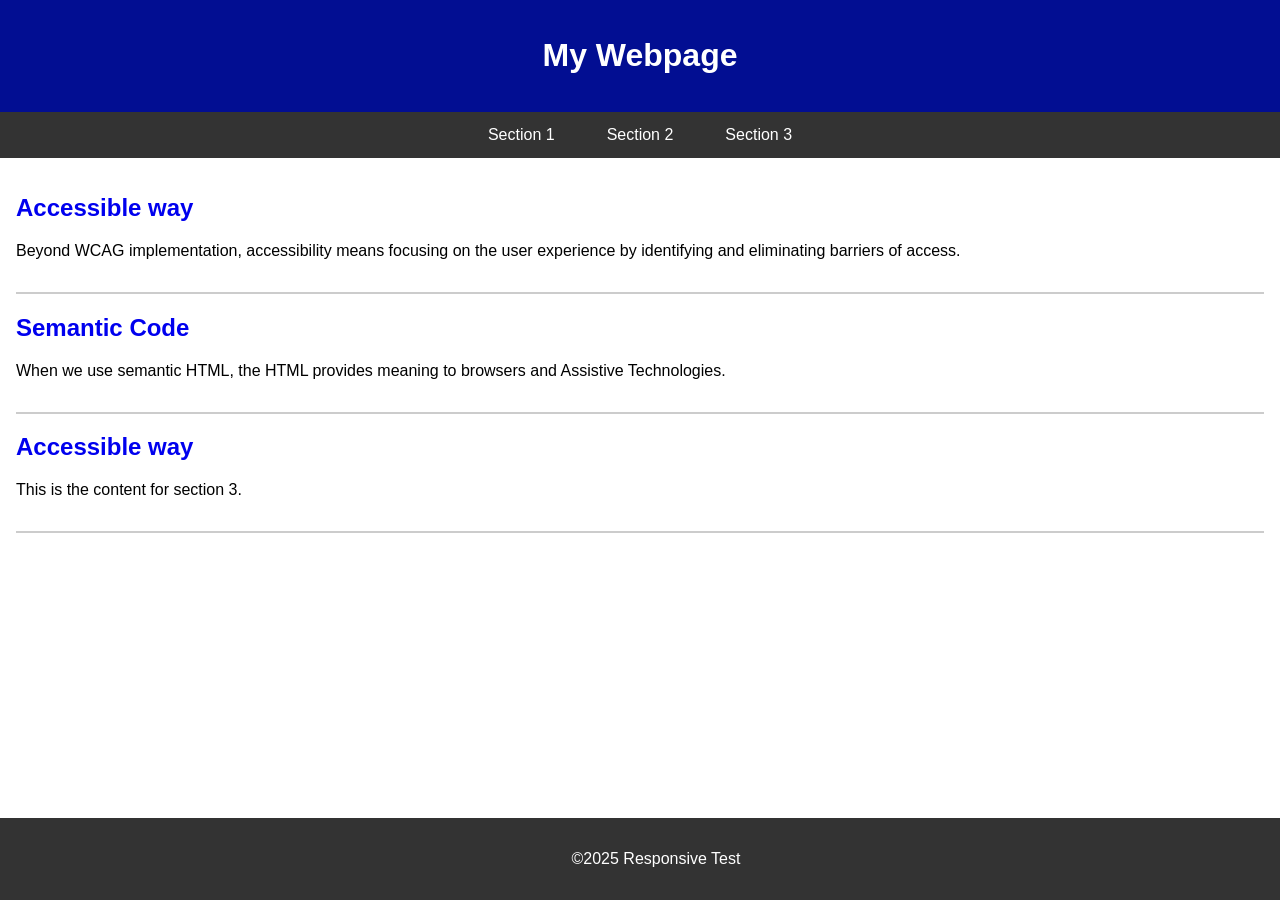
<file: 01Teste/index.html>
<!DOCTYPE html>
<html lang="en">
<head>
    <meta charset="UTF-8">
    <meta name="viewport" content="width=device-width, initial-scale=1.0">
    <title>Webpage Structure</title>
    <link rel="stylesheet" href="css/styleIndex.css">
</head>
<body>
    <!--This page was created with a simple structure using semantic HTML and CSS3. When making the structure responsive and adaptive, the goal is accessibility for people with disabilities who need to use a 500% zoom 
        and to enable focus on page links using keyboard navigation best practices.-->
    <header>
        <h1>My Webpage</h1>
    </header>
    <nav>
        <ul>
            <li><a id="link1" href="#section1">Section 1</a></li>
            <li><a id="link2" href="#section2">Section 2</a></li>
            <li><a id="link3" href="#section3">Section 3</a></li>
        </ul>
    </nav>
    <main>
        <section id="section1">
            <h2><a href="#link1">Accessible way</a></h2>
            <p>Beyond WCAG implementation, accessibility means focusing on the user experience by identifying and eliminating barriers of access.</p>
        </section>
        <section id="section2">
            <h2><a href="#link2">Semantic Code</a></h2>
            <p>When we use semantic HTML, the HTML provides meaning to browsers and Assistive Technologies.</p>
        </section>
        <section id="section3">
            <h2><a href="#link3">Accessible way</a></h2>
            <p>This is the content for section 3.</p>
        </section>
    </main>
    <footer>
        <p>&copy;2025 Responsive Test</p>
    </footer>
</body>
</html>
</file>
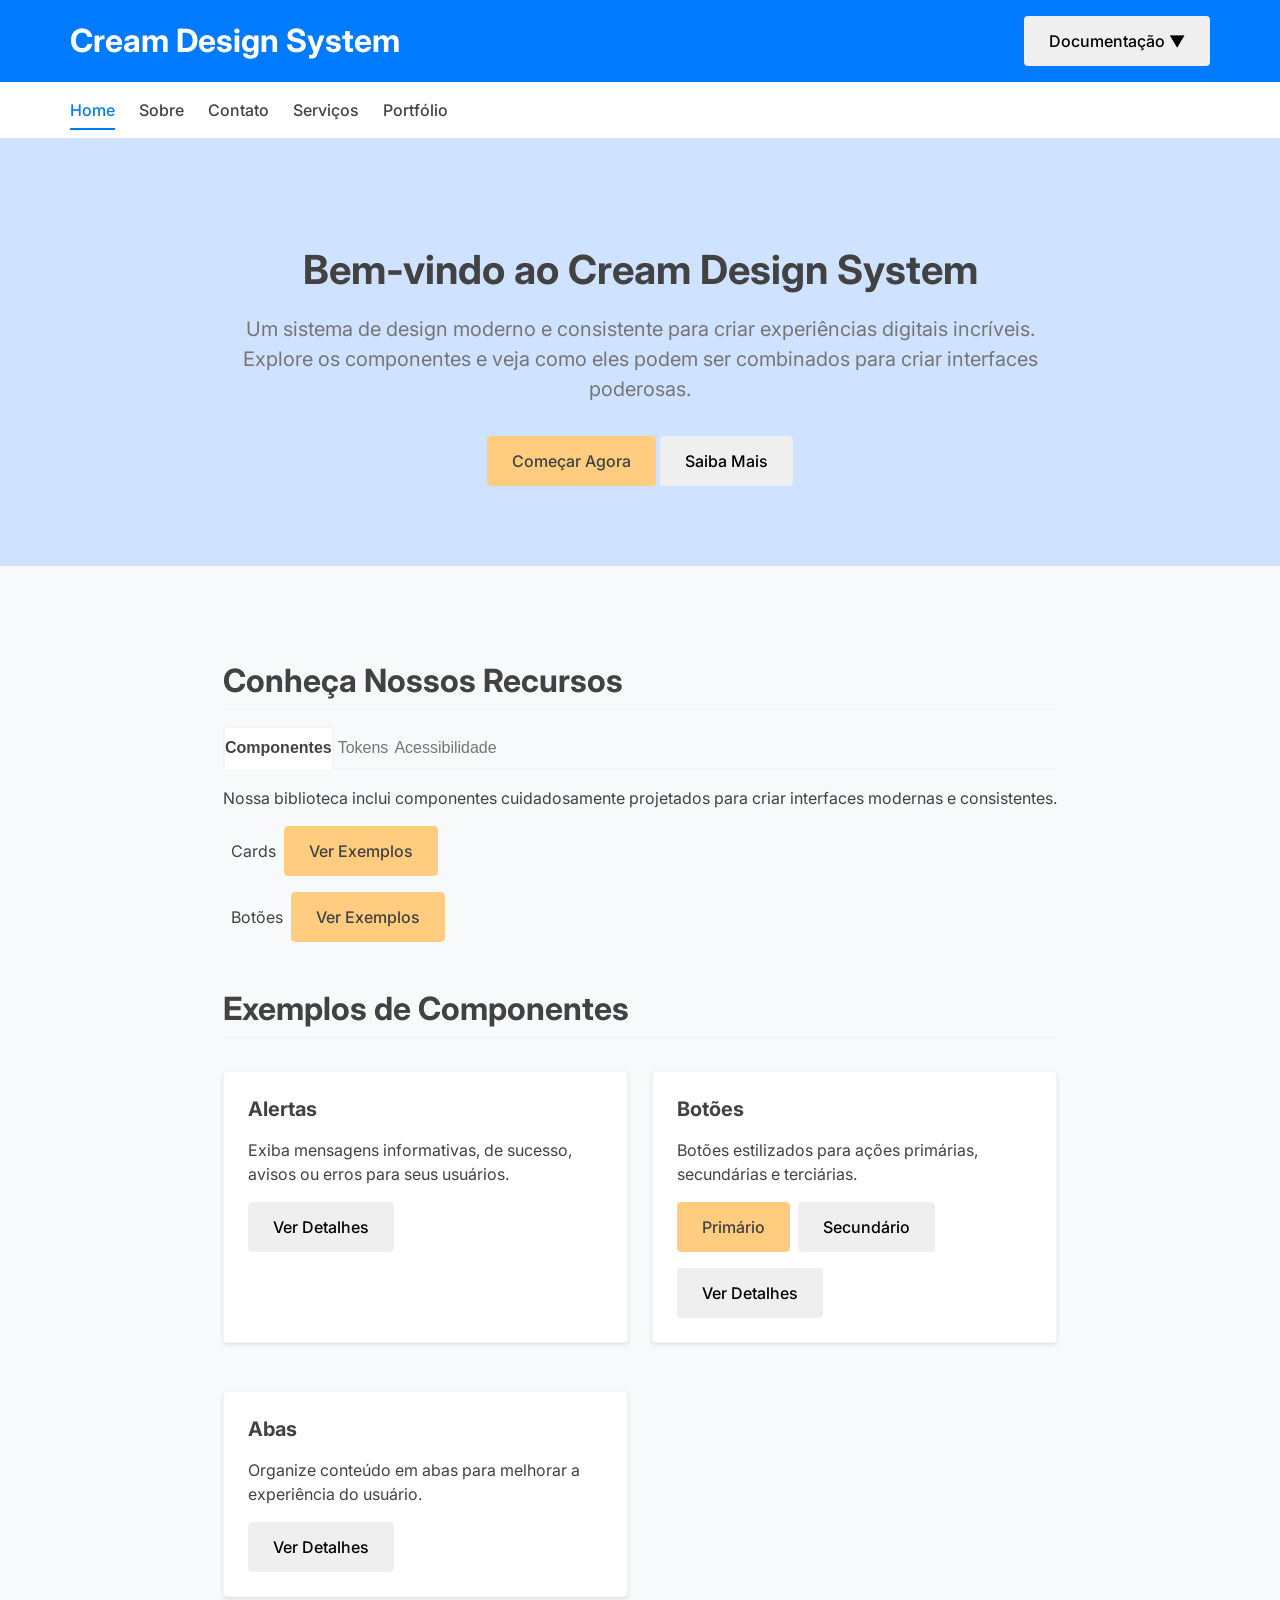
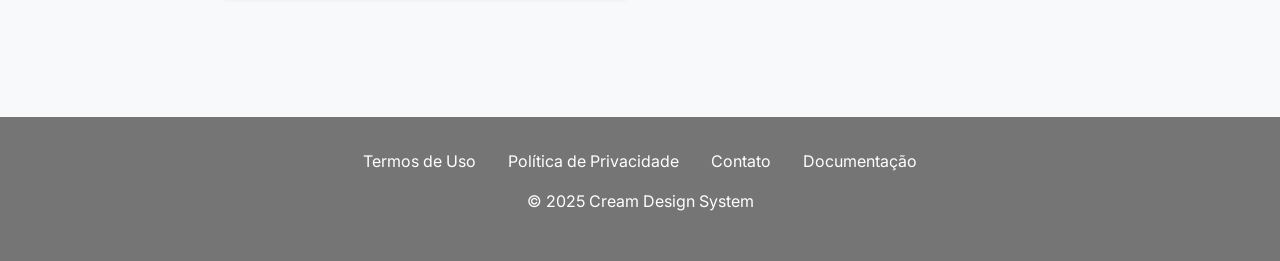
<file: CreateADesignSystemWithAI/design System Application/index.html>
<!DOCTYPE html>
<html lang="pt-BR">
<head>
    <meta charset="UTF-8">
    <meta name="viewport" content="width=device-width, initial-scale=1.0">
    <title>Cream Design System - Showcase</title>
    <!-- Importa Design System Tokens -->
    <link rel="stylesheet" href="../design-system/tokens/colors.css">
    <link rel="stylesheet" href="../design-system/tokens/typography.css">
    <!-- Importa Design System Components -->
    <link rel="stylesheet" href="../design-system/components/button.css">
    <link rel="stylesheet" href="../design-system/components/card.css">
    <link rel="stylesheet" href="../design-system/components/alert.css">
    <link rel="stylesheet" href="../design-system/components/tabs.css">
    <link rel="stylesheet" href="../design-system/components/dropdown.css">
    <link rel="stylesheet" href="../design-system/components/modal.css">
    <!-- Estilos básicos para layout (ampliados) -->
    <style>
        body { 
            display: flex; 
            flex-direction: column; 
            min-height: 100vh; 
            margin: 0; 
            font-family: var(--font-family-base, sans-serif);
            background-color: var(--color-neutral-off-white, #f8f9fa);
        }
        
        .container { 
            max-width: 1140px; 
            margin: 2rem auto; 
            padding: 0 1rem; 
            flex-grow: 1; 
        }
        
        header {
            background-color: var(--color-primary, #007bff);
            color: white;
            padding: 1rem 0;
            box-shadow: 0 2px 4px rgba(0,0,0,0.1);
        }
        
        header .container {
            display: flex;
            justify-content: space-between;
            align-items: center;
            margin: 0 auto;
        }
        
        .logo {
            font-size: var(--font-size-xxl, 1.75rem);
            font-weight: var(--font-weight-bold, 700);
            color: white;
            text-decoration: none;
        }
        
        nav {
            background-color: var(--color-neutral-white, #fff);
            box-shadow: 0 2px 4px rgba(0,0,0,0.05);
        }
        
        nav .container {
            margin: 0 auto;
            padding: 0;
        }
        
        nav ul { 
            list-style: none; 
            padding: 0; 
            margin: 0; 
            display: flex; 
            gap: 1.5rem; 
            padding: 1rem 0; 
        }
        
        nav a { 
            text-decoration: none; 
            color: var(--text-color-primary); 
            font-weight: var(--font-weight-medium, 500);
            padding: 0.5rem 0;
            border-bottom: 2px solid transparent;
            transition: border-color 0.2s ease;
        }
        
        nav a:hover, nav a.active { 
            border-bottom-color: var(--color-primary, #007bff);
            color: var(--color-primary, #007bff);
        }
        
        .hero {
            background-color: var(--color-primary-light, #cfe2ff);
            padding: 3rem 0;
            margin-bottom: 2rem;
            text-align: center;
        }
        
        .hero h1 {
            font-size: var(--font-size-xxxl, 2.5rem);
            margin-bottom: 1rem;
            color: var(--text-color-primary);
        }
        
        .hero p {
            font-size: var(--font-size-lg, 1.25rem);
            margin-bottom: 2rem;
            max-width: 800px;
            margin-left: auto;
            margin-right: auto;
            color: var(--text-color-secondary);
        }
        
        .card-grid {
            display: grid;
            grid-template-columns: repeat(auto-fill, minmax(300px, 1fr));
            gap: 1.5rem;
            margin: 2rem 0;
        }
        
        .section-title {
            margin: 2rem 0 1rem;
            padding-bottom: 0.5rem;
            border-bottom: 2px solid var(--color-neutral-light-gray);
            color: var(--text-color-primary);
        }
        
        footer { 
            text-align: center; 
            padding: 2rem; 
            background-color: var(--color-neutral-gray); 
            color: var(--text-color-on-dark); 
            margin-top: 2rem;
        }
        
        .footer-links {
            display: flex;
            justify-content: center;
            gap: 2rem;
            margin-bottom: 1rem;
        }
        
        .footer-links a {
            color: var(--text-color-on-dark);
            text-decoration: none;
        }
        
        .footer-links a:hover {
            text-decoration: underline;
        }
        
        /* JavaScript for interactions */
        .modal-trigger {
            cursor: pointer;
        }
        
        /* Custom toggle for tabs */
        .toggle-container {
            display: flex;
            align-items: center;
            margin: 1rem 0;
        }
        
        .toggle-label {
            margin: 0 0.5rem;
        }

        /* Dropdown menu styles */
        .dropdown-wrapper {
            position: relative;
            display: inline-block;
        }
        
        .dropdown-menu {
            display: none;
            position: absolute;
            top: 100%;
            right: 0;
            z-index: 1000;
            min-width: 180px;
            padding: 0.5rem 0;
            margin: 0.25rem 0 0;
            background-color: var(--color-neutral-white, #fff);
            border: 1px solid var(--color-neutral-light-gray, #e9ecef);
            border-radius: 4px;
            box-shadow: 0 0.5rem 1rem rgba(0, 0, 0, 0.15);
        }
        
        .dropdown-menu a {
            display: block;
            padding: 0.5rem 1rem;
            color: var(--text-color-primary, #212529);
            text-decoration: none;
            white-space: nowrap;
        }
        
        .dropdown-menu a:hover {
            background-color: var(--color-neutral-light-gray, #f8f9fa);
        }
        
        .dropdown-menu.show {
            display: block;
        }
        
        /* Alert styling */
        .alert {
            position: relative;
            padding-right: 2.5rem; /* Make space for the close button */
        }
        
        .alert-close {
            position: absolute;
            top: 0.5rem;
            right: 0.5rem;
            background: none;
            border: none;
            font-size: 1.25rem;
            cursor: pointer;
            padding: 0 0.5rem;
            color: inherit;
            opacity: 0.7;
        }
        
        .alert-close:hover {
            opacity: 1;
        }
    </style>
</head>
<body>
    <header>
        <div class="container">
            <a href="index.html" class="logo">Cream Design System</a>
            <div class="dropdown-wrapper">
                <button class="btn btn-outline" id="toggle-menu">Documentação ▼</button>
                <div class="dropdown-menu" id="docs-menu">
                    <a href="../design-system/docs/index.html">Guia de Uso</a>
                    <a href="#" id="components-link">Componentes</a>
                    <a href="#" id="tokens-link">Tokens</a>
                </div>
            </div>
        </div>
    </header>

    <nav>
        <div class="container">
            <ul>
                <li><a href="index.html" class="active" aria-label="Página Principal">Home</a></li>
                <li><a href="about.html" aria-label="Sobre Nós">Sobre</a></li>
                <li><a href="contact.html" aria-label="Página de Contato">Contato</a></li>
                <li><a href="services.html" aria-label="Nossos Serviços">Serviços</a></li>
                <li><a href="portfolio.html" aria-label="Nosso Portfólio">Portfólio</a></li>
            </ul>
        </div>
    </nav>

    <section class="hero">
        <div class="container">
            <h1>Bem-vindo ao Cream Design System</h1>
            <p>Um sistema de design moderno e consistente para criar experiências digitais incríveis. Explore os componentes e veja como eles podem ser combinados para criar interfaces poderosas.</p>
            <button class="btn btn-primary" id="start-now-btn">Começar Agora</button>
            <button class="btn btn-outline" id="learn-more-btn">Saiba Mais</button>
        </div>
    </section>

    <main class="container">
        <!-- Card Grid -->
        <h2 class="section-title">Conheça Nossos Recursos</h2>
        
        <div class="tabs">
            <div class="tab-list" role="tablist">
                <button id="tab1" class="tab-item" role="tab" aria-selected="true" aria-controls="panel1">Componentes</button>
                <button id="tab2" class="tab-item" role="tab" aria-selected="false" aria-controls="panel2">Tokens</button>
                <button id="tab3" class="tab-item" role="tab" aria-selected="false" aria-controls="panel3">Acessibilidade</button>
            </div>
            
            <div id="panel1" class="tab-panel" role="tabpanel" aria-labelledby="tab1">
                <p>Nossa biblioteca inclui componentes cuidadosamente projetados para criar interfaces modernas e consistentes.</p>
                
                <div class="toggle-container">
                    <span class="toggle-label">Cards</span>
                    <button class="btn btn-primary modal-trigger" data-modal="cardModal">Ver Exemplos</button>
                </div>
                
                <div class="toggle-container">
                    <span class="toggle-label">Botões</span>
                    <button class="btn btn-primary modal-trigger" data-modal="buttonModal">Ver Exemplos</button>
                </div>
            </div>
            
            <div id="panel2" class="tab-panel" role="tabpanel" aria-labelledby="tab2" hidden>
                <p>Nossos tokens de design garantem consistência visual em todas as plataformas e produtos.</p>
                <h3>Tokens de Cor</h3>
                <p>Paleta de cores primárias, secundárias, neutras e de feedback para criar hierarquia visual e comunicar estados.</p>
                <h3>Tokens Tipográficos</h3>
                <p>Sistema tipográfico escalável com tamanhos, pesos e espaçamentos de texto cuidadosamente definidos.</p>
            </div>
            
            <div id="panel3" class="tab-panel" role="tabpanel" aria-labelledby="tab3" hidden>
                <p>Nosso design system é construído com acessibilidade como prioridade, não como uma reflexão tardia.</p>
                <ul>
                    <li>Conformidade com WCAG 2.1 AA</li>
                    <li>Suporte a navegação por teclado</li>
                    <li>Contrastes de cores adequados</li>
                    <li>Suporte a leitores de tela</li>
                </ul>
            </div>
        </div>

        <!-- Card Grid -->
        <h2 class="section-title">Exemplos de Componentes</h2>
        <div class="card-grid">
            <div class="card">
                <div class="card-body">
                    <h3 class="card-title">Alertas</h3>
                    <p>Exiba mensagens informativas, de sucesso, avisos ou erros para seus usuários.</p>
                    <button class="btn btn-outline">Ver Detalhes</button>
                </div>
            </div>
            
            <div class="card">
                <div class="card-body">
                    <h3 class="card-title">Botões</h3>
                    <p>Botões estilizados para ações primárias, secundárias e terciárias.</p>
                    <div style="display: flex; gap: 0.5rem; margin: 1rem 0;">
                        <button class="btn btn-primary">Primário</button>
                        <button class="btn btn-outline">Secundário</button>
                    </div>
                    <button class="btn btn-outline">Ver Detalhes</button>
                </div>
            </div>
            
            <div class="card">
                <div class="card-body">
                    <h3 class="card-title">Abas</h3>
                    <p>Organize conteúdo em abas para melhorar a experiência do usuário.</p>
                    <button class="btn btn-outline">Ver Detalhes</button>
                </div>
            </div>
        </div>

        <!-- Example of modal component (HTML structure, will need JS to work) -->
        <div id="exampleModal" class="modal" role="dialog" aria-labelledby="modalTitle" aria-hidden="true">
            <div class="modal-dialog">
                <div class="modal-content">
                    <div class="modal-header">
                        <h2 id="modalTitle" class="modal-title">Título do Modal</h2>
                        <button class="modal-close" aria-label="Fechar modal">×</button>
                    </div>
                    <div class="modal-body">
                        <p>Este é um exemplo de conteúdo dentro de um modal. Os modais são úteis para capturar a atenção do usuário para uma ação específica.</p>
                    </div>
                    <div class="modal-footer">
                        <button class="btn btn-outline modal-close">Cancelar</button>
                        <button class="btn btn-primary">Confirmar</button>
                    </div>
                </div>
            </div>
        </div>
    </main>

    <footer>
        <div class="footer-links">
            <a href="#" id="terms-link">Termos de Uso</a>
            <a href="#" id="privacy-link">Política de Privacidade</a>
            <a href="contact.html">Contato</a>
            <a href="../design-system/docs/index.html">Documentação</a>
        </div>
        <p>&copy; 2025 Cream Design System</p>
    </footer>

    <!-- JavaScript para interatividade -->
    <script>
        document.addEventListener('DOMContentLoaded', function() {
            // Tab functionality
            const tabs = document.querySelectorAll('.tab-item');
            
            tabs.forEach(tab => {
                tab.addEventListener('click', function() {
                    // Hide all panels
                    document.querySelectorAll('.tab-panel').forEach(panel => {
                        panel.hidden = true;
                    });
                    
                    // Deselect all tabs
                    tabs.forEach(t => {
                        t.setAttribute('aria-selected', 'false');
                    });
                    
                    // Select clicked tab
                    this.setAttribute('aria-selected', 'true');
                    
                    // Show corresponding panel
                    const panelId = this.getAttribute('aria-controls');
                    document.getElementById(panelId).hidden = false;
                });
            });
            
            // Close alert functionality
            document.querySelectorAll('.alert-close').forEach(button => {
                button.addEventListener('click', function() {
                    this.parentElement.style.display = 'none';
                });
            });
            
            // Toggle dropdown menu
            const toggleMenuBtn = document.getElementById('toggle-menu');
            const docsMenu = document.getElementById('docs-menu');
            
            if (toggleMenuBtn && docsMenu) {
                toggleMenuBtn.addEventListener('click', function() {
                    docsMenu.classList.toggle('show');
                });
                
                // Close dropdown menu if clicked outside
                window.addEventListener('click', function(event) {
                    if (!event.target.matches('#toggle-menu')) {
                        docsMenu.classList.remove('show');
                    }
                });
            }
            
            // Modal functionality
            const modalTriggers = document.querySelectorAll('.modal-trigger');
            
            modalTriggers.forEach(trigger => {
                trigger.addEventListener('click', function() {
                    const modalId = this.getAttribute('data-modal');
                    const modal = document.getElementById(modalId);
                    if (modal) {
                        modal.classList.add('show');
                    } else {
                        // If modal doesn't exist, try creating/showing the generic example modal
                        const componentName = this.previousElementSibling?.textContent || 'Componente';
                        showExampleModal(componentName);
                    }
                });
            });
            
            // Close modal
            document.querySelectorAll('.modal-close').forEach(closeBtn => {
                closeBtn.addEventListener('click', function() {
                    const modal = this.closest('.modal');
                    if (modal) {
                        modal.classList.remove('show');
                    }
                });
            });
            
            // Close modal when clicking outside
            document.addEventListener('click', function(event) {
                const modals = document.querySelectorAll('.modal.show');
                modals.forEach(modal => {
                    // Check if the click is outside the modal content and not on a trigger
                    if (!modal.querySelector('.modal-content').contains(event.target) && !event.target.classList.contains('modal-trigger')) {
                         modal.classList.remove('show');
                    }
                });
            });
            
            // Close modal with Escape key
            document.addEventListener('keydown', function(event) {
                if (event.key === 'Escape') {
                    const openModal = document.querySelector('.modal.show');
                    if (openModal) {
                        openModal.classList.remove('show');
                    }
                }
            });
            
            // Hero buttons functionality
            const startNowBtn = document.getElementById('start-now-btn');
            if (startNowBtn) {
                 startNowBtn.addEventListener('click', function() {
                     window.location.href = '../design-system/docs/index.html'; // Link to documentation
                 });
            }
            
            const learnMoreBtn = document.getElementById('learn-more-btn');
            if (learnMoreBtn) {
                 learnMoreBtn.addEventListener('click', function() {
                     window.location.href = 'about.html'; // Link to About page
                 });
            }

            // Function to show example modal (simplified)
            function showExampleModal(componentName) {
                const modal = document.getElementById('exampleModal');
                if (!modal) return; // Ensure the example modal exists

                const modalTitleElement = modal.querySelector('.modal-title');
                const modalBodyElement = modal.querySelector('.modal-body');
                
                if(modalTitleElement) modalTitleElement.textContent = `Exemplo de ${componentName}`;
                if(modalBodyElement) modalBodyElement.innerHTML = `<p>Exemplo de código para ${componentName} seria mostrado aqui.</p>`; // Placeholder content
                
                modal.classList.add('show');
            }
            
            // Links that trigger "coming soon" modal (Update this list as needed)
            const comingSoonLinks = [
                document.getElementById('components-link'),
                document.getElementById('tokens-link'),
                document.getElementById('terms-link'), // Assuming footer links are still WIP
                document.getElementById('privacy-link') // Assuming footer links are still WIP
            ];
            
            const comingSoonModal = document.getElementById('coming-soon-modal'); // Assuming this modal exists in index.html
            
            if (comingSoonModal) {
                comingSoonLinks.forEach(link => {
                    if (link) {
                        link.addEventListener('click', function(event) {
                            event.preventDefault();
                            comingSoonModal.classList.add('show');
                        });
                    }
                });
            } else {
                console.warn('Coming soon modal not found.');
            }

            // Create modals for components described in data-modal attributes if they don't exist
            // (Keeping the existing logic, assuming it's needed for dynamic examples)
            const componentModals = {
                 'cardModal': { title: 'Componente de Card', content: '<pre><code>&lt;div class=\"card\"&gt;...&lt;/div&gt;</code></pre>' },
                 'buttonModal': { title: 'Componente de Botão', content: '<pre><code>&lt;button class=\"btn\"&gt;...&lt;/button&gt;</code></pre>' },
                 'alertModal': { title: 'Componente de Alerta', content: '<pre><code>&lt;div class=\"alert\"&gt;...&lt;/div&gt;</code></pre>' }
            };
            
            document.querySelectorAll('[data-modal]').forEach(trigger => {
                 const modalId = trigger.getAttribute('data-modal');
                 if (document.getElementById(modalId)) return; // Skip if modal already exists
                 
                 const modalData = componentModals[modalId];
                 if (!modalData) return; // Skip if no data defined for this modal
                 
                 // Create modal HTML structure (simplified)
                 const modalHTML = `
                 <div id=\"${modalId}\" class=\"modal\" role=\"dialog\" aria-labelledby=\"${modalId}Title\" aria-hidden=\"true\">
                     <div class=\"modal-dialog\">
                         <div class=\"modal-content\">
                             <div class=\"modal-header\">
                                 <h2 id=\"${modalId}Title\" class=\"modal-title\">${modalData.title}</h2>
                                 <button class=\"modal-close\" aria-label=\"Fechar modal\">×</button>
                             </div>
                             <div class=\"modal-body\">
                                 ${modalData.content}
                             </div>
                             <div class=\"modal-footer\">
                                 <button class=\"btn btn-outline modal-close\">Fechar</button>
                             </div>
                         </div>
                     </div>
                 </div>`;

                 document.body.insertAdjacentHTML('beforeend', modalHTML);

                 // Re-add close listener for the newly created modal's close button
                 const newModal = document.getElementById(modalId);
                 newModal.querySelectorAll('.modal-close').forEach(closeBtn => {
                    closeBtn.addEventListener('click', function() {
                        newModal.classList.remove('show');
                    });
                 });
            });

        });
    </script>
</body>
</html>
</file>
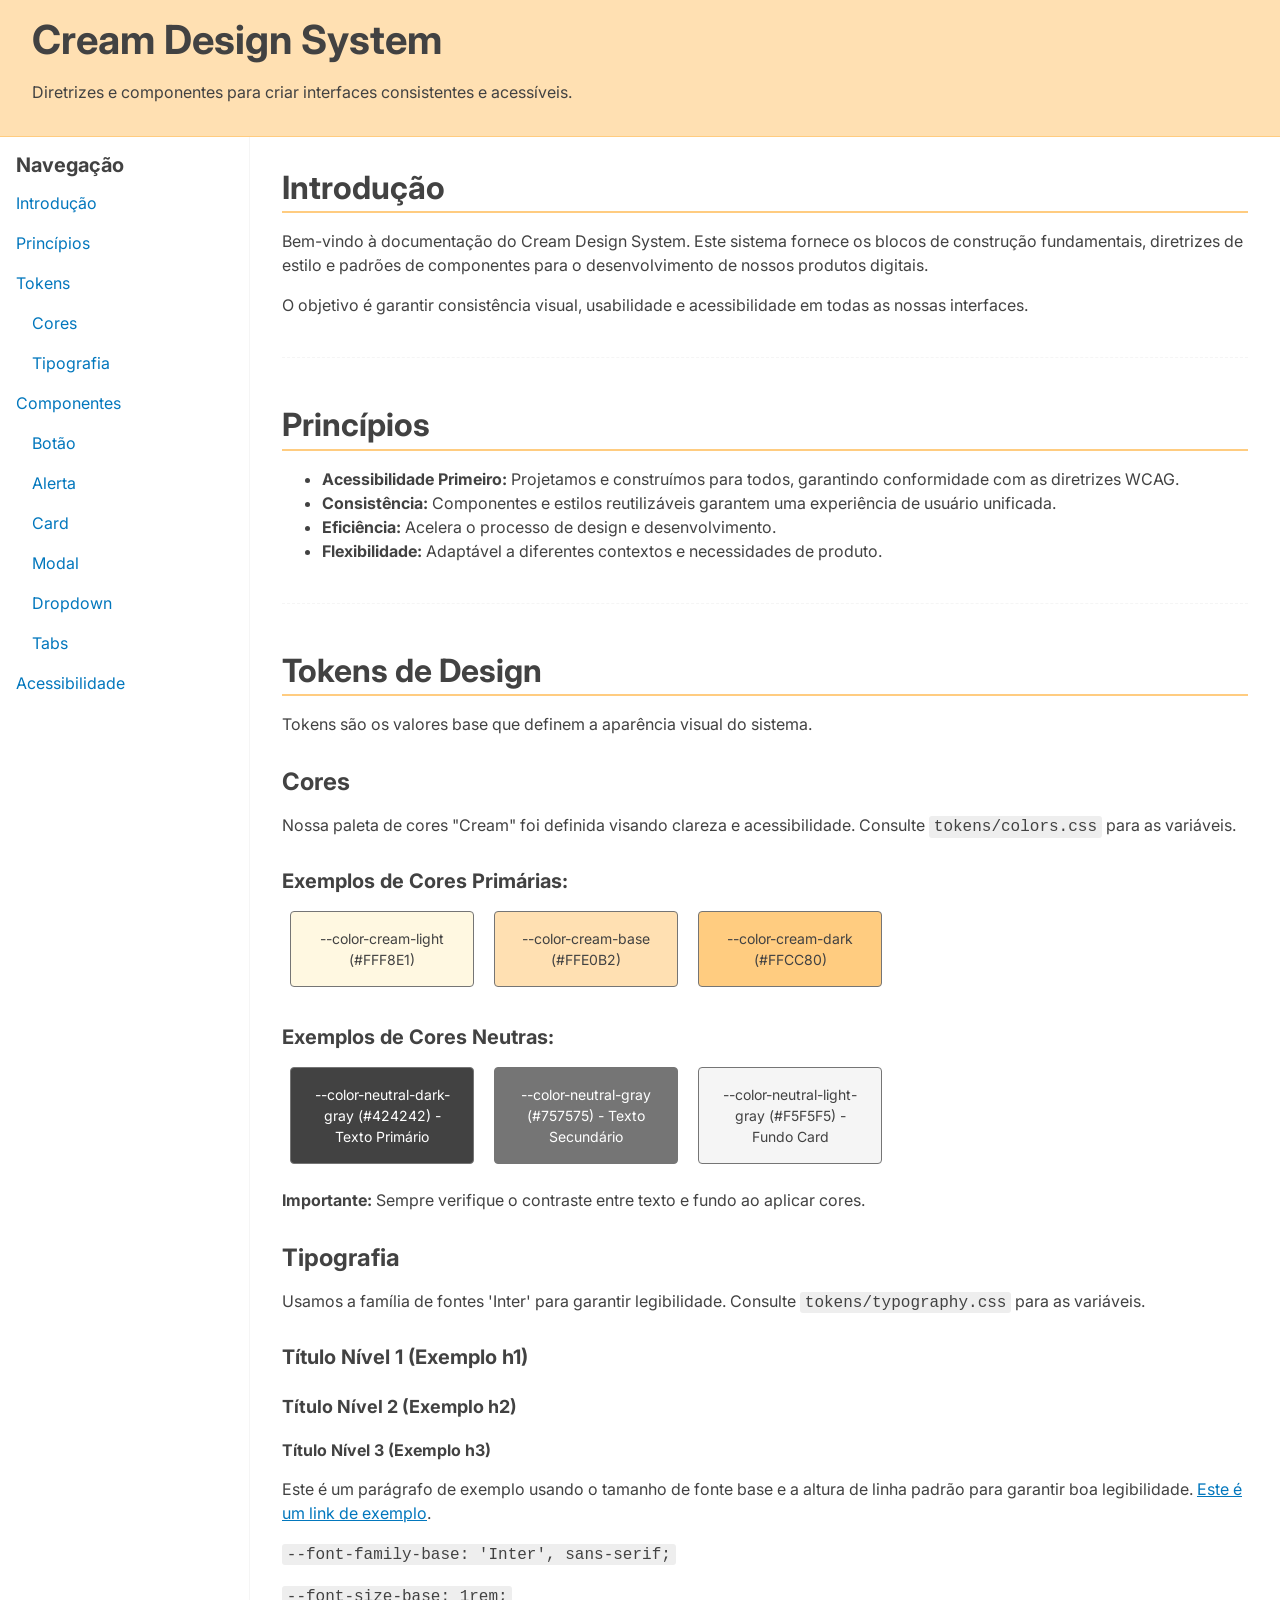
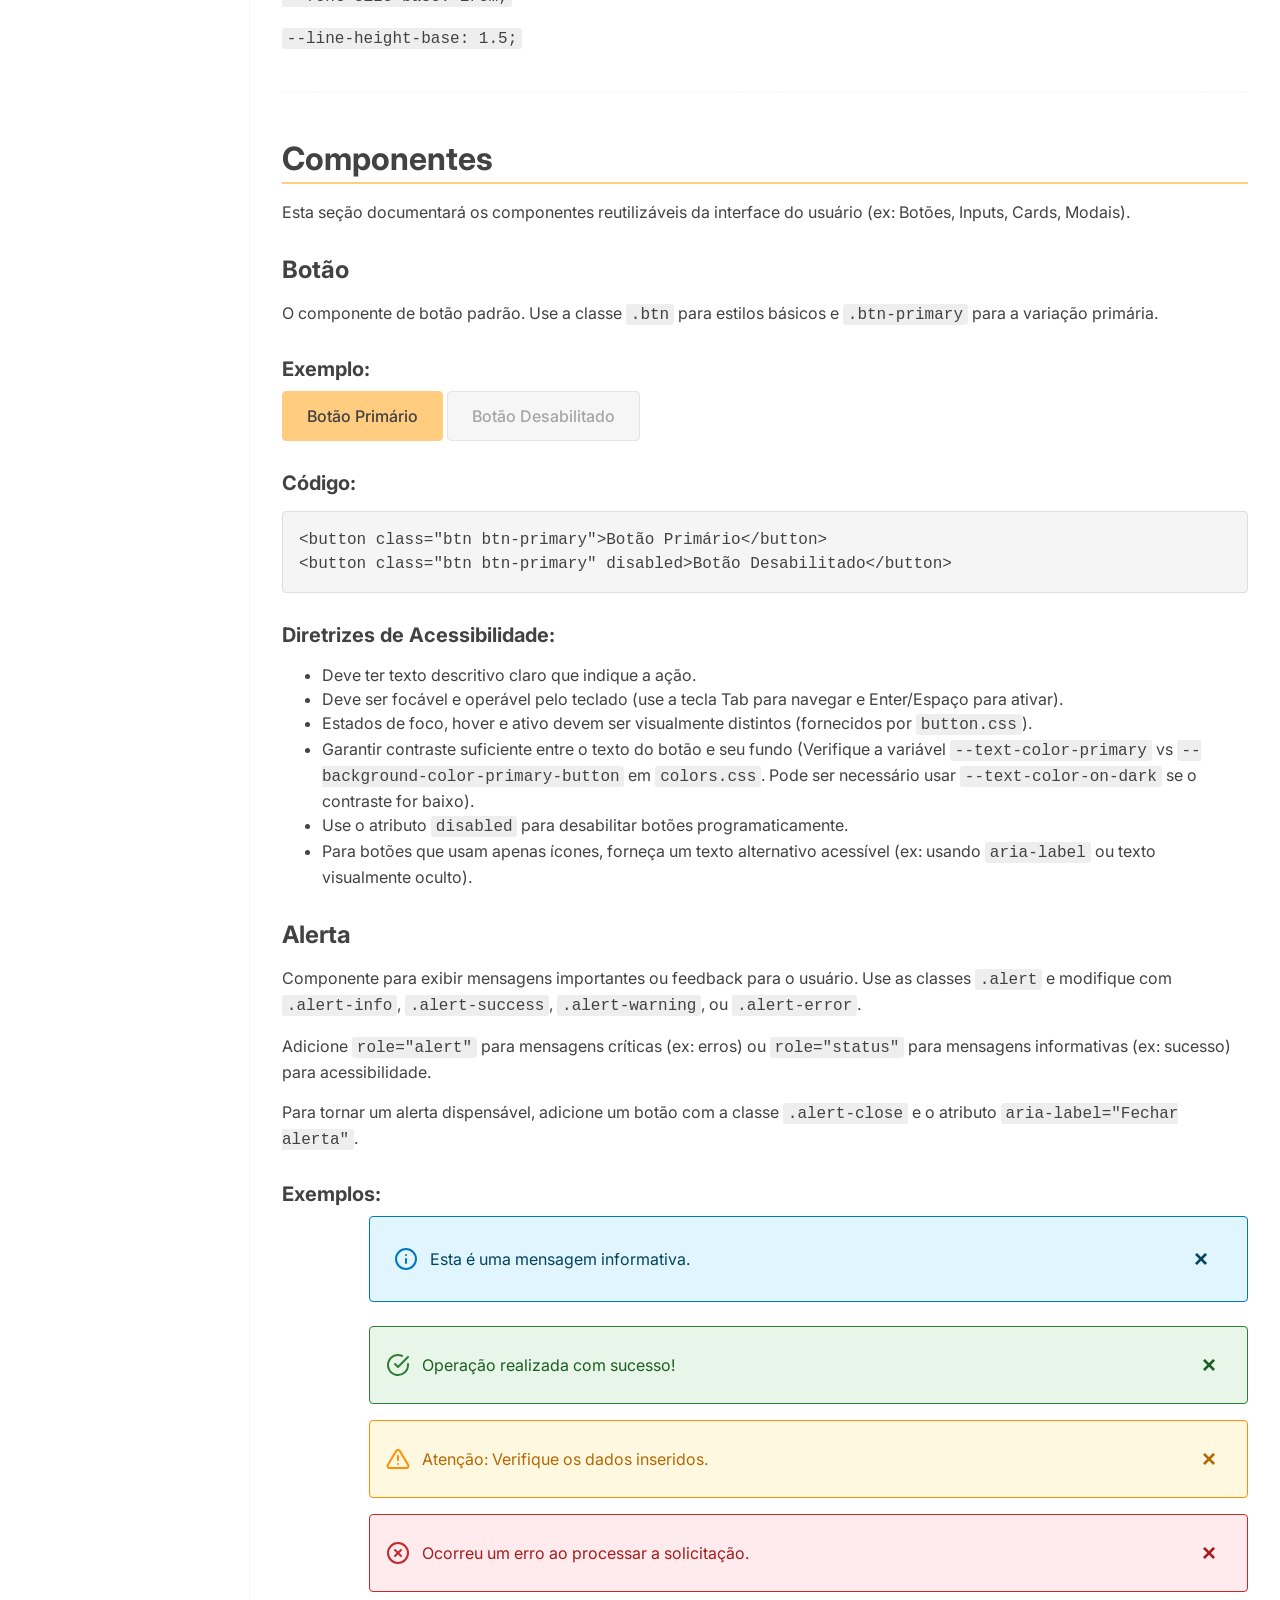
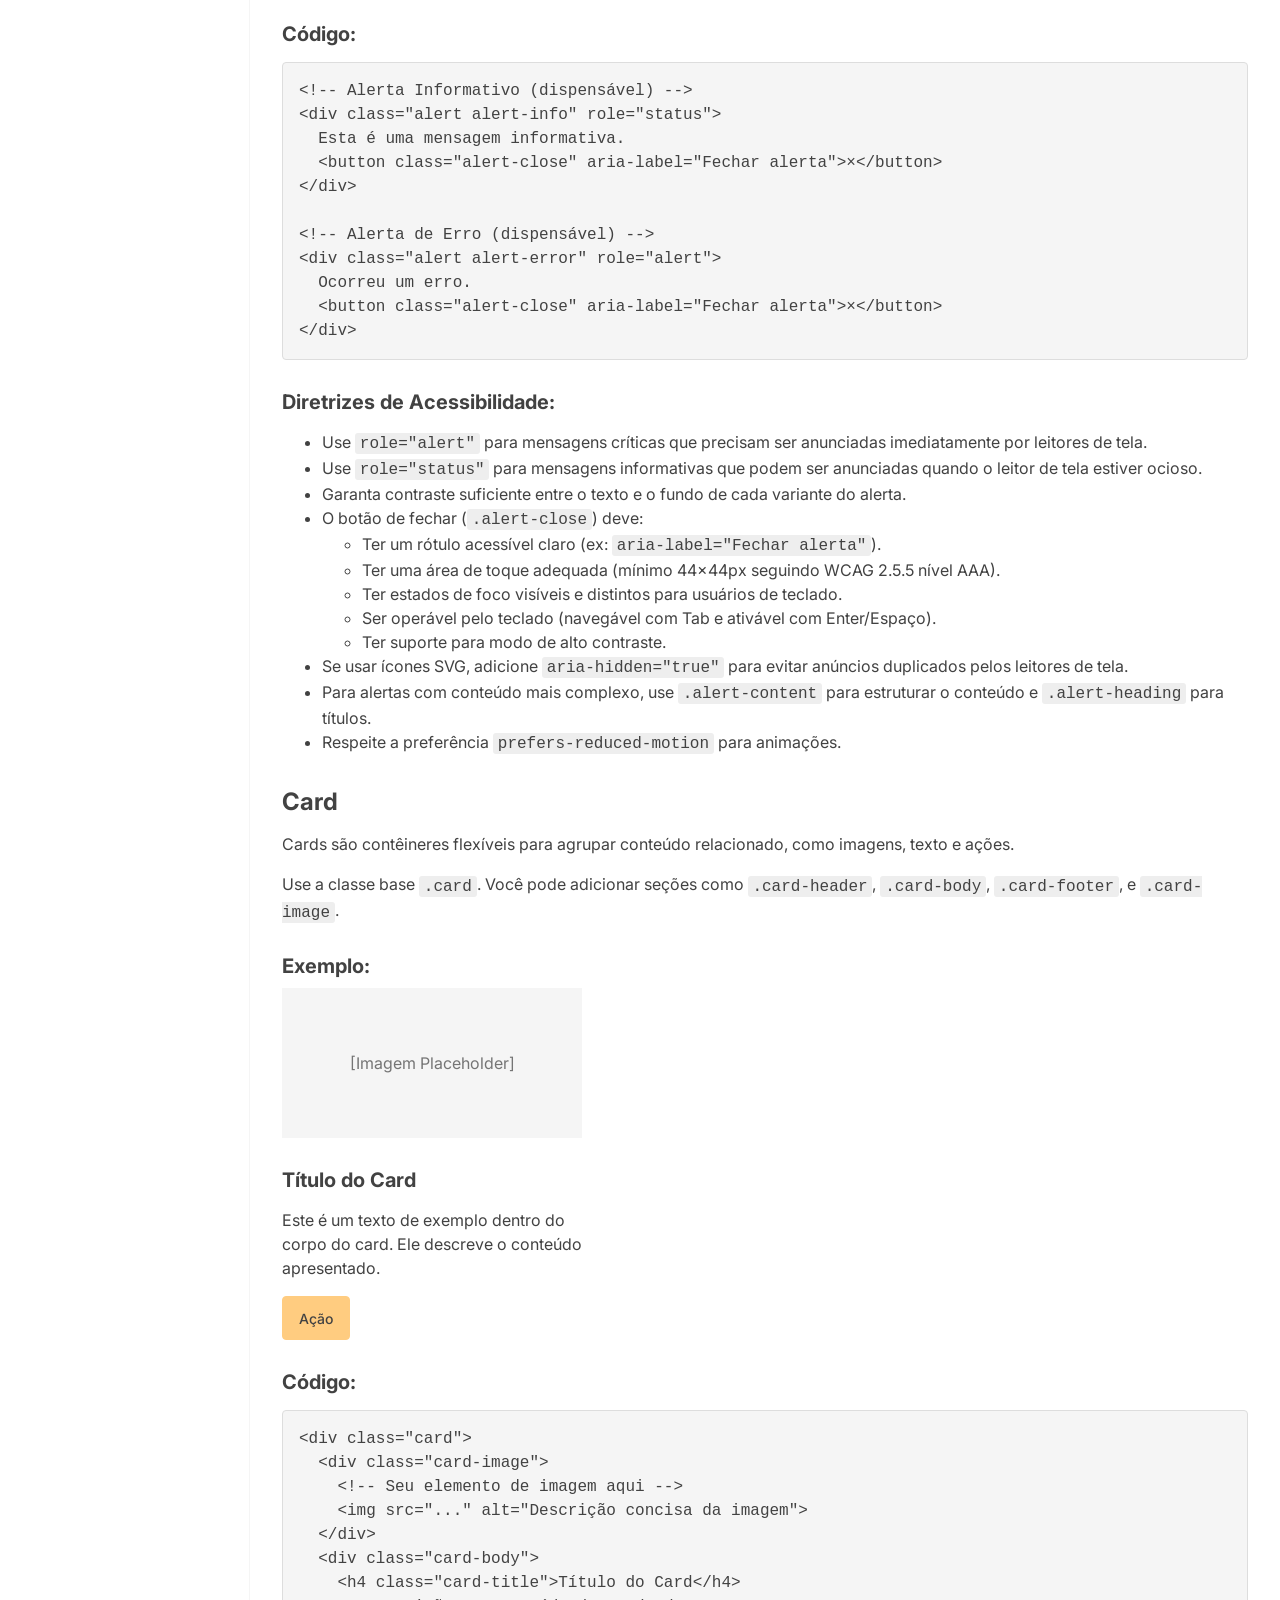
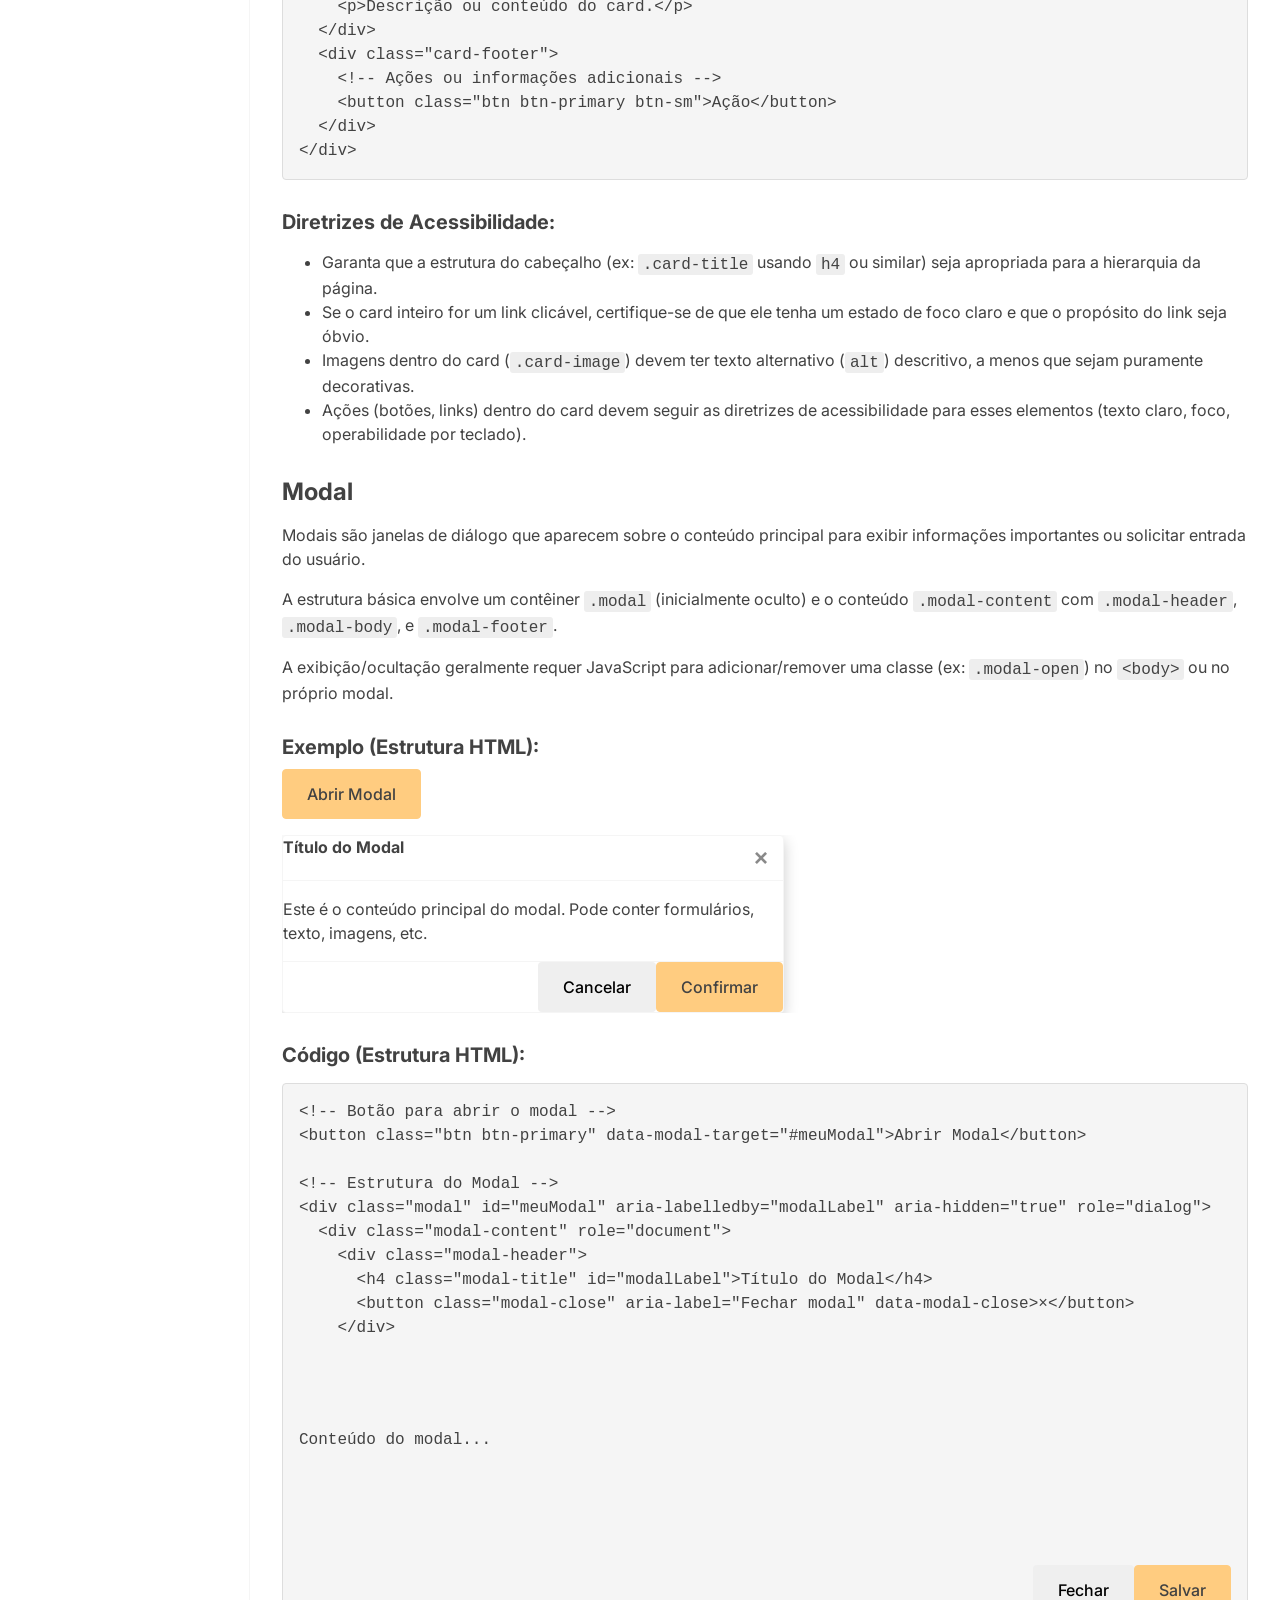
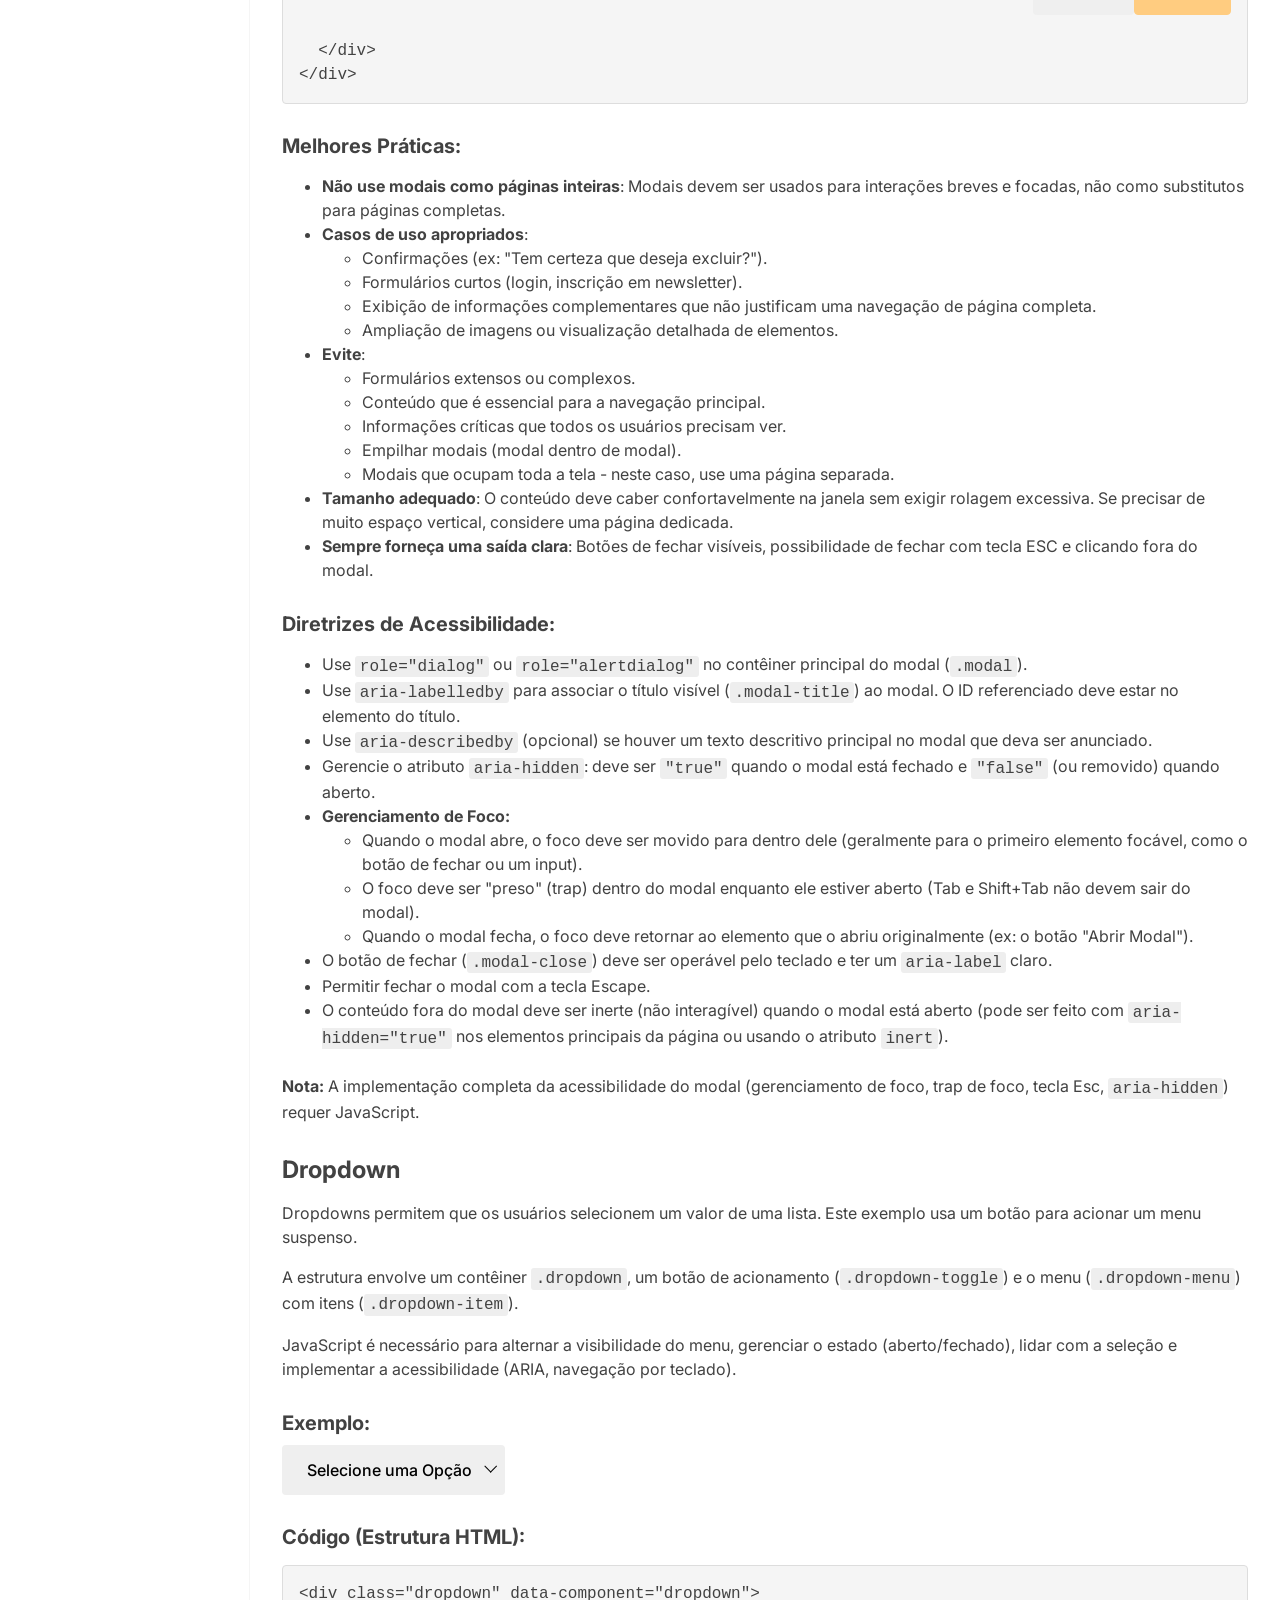
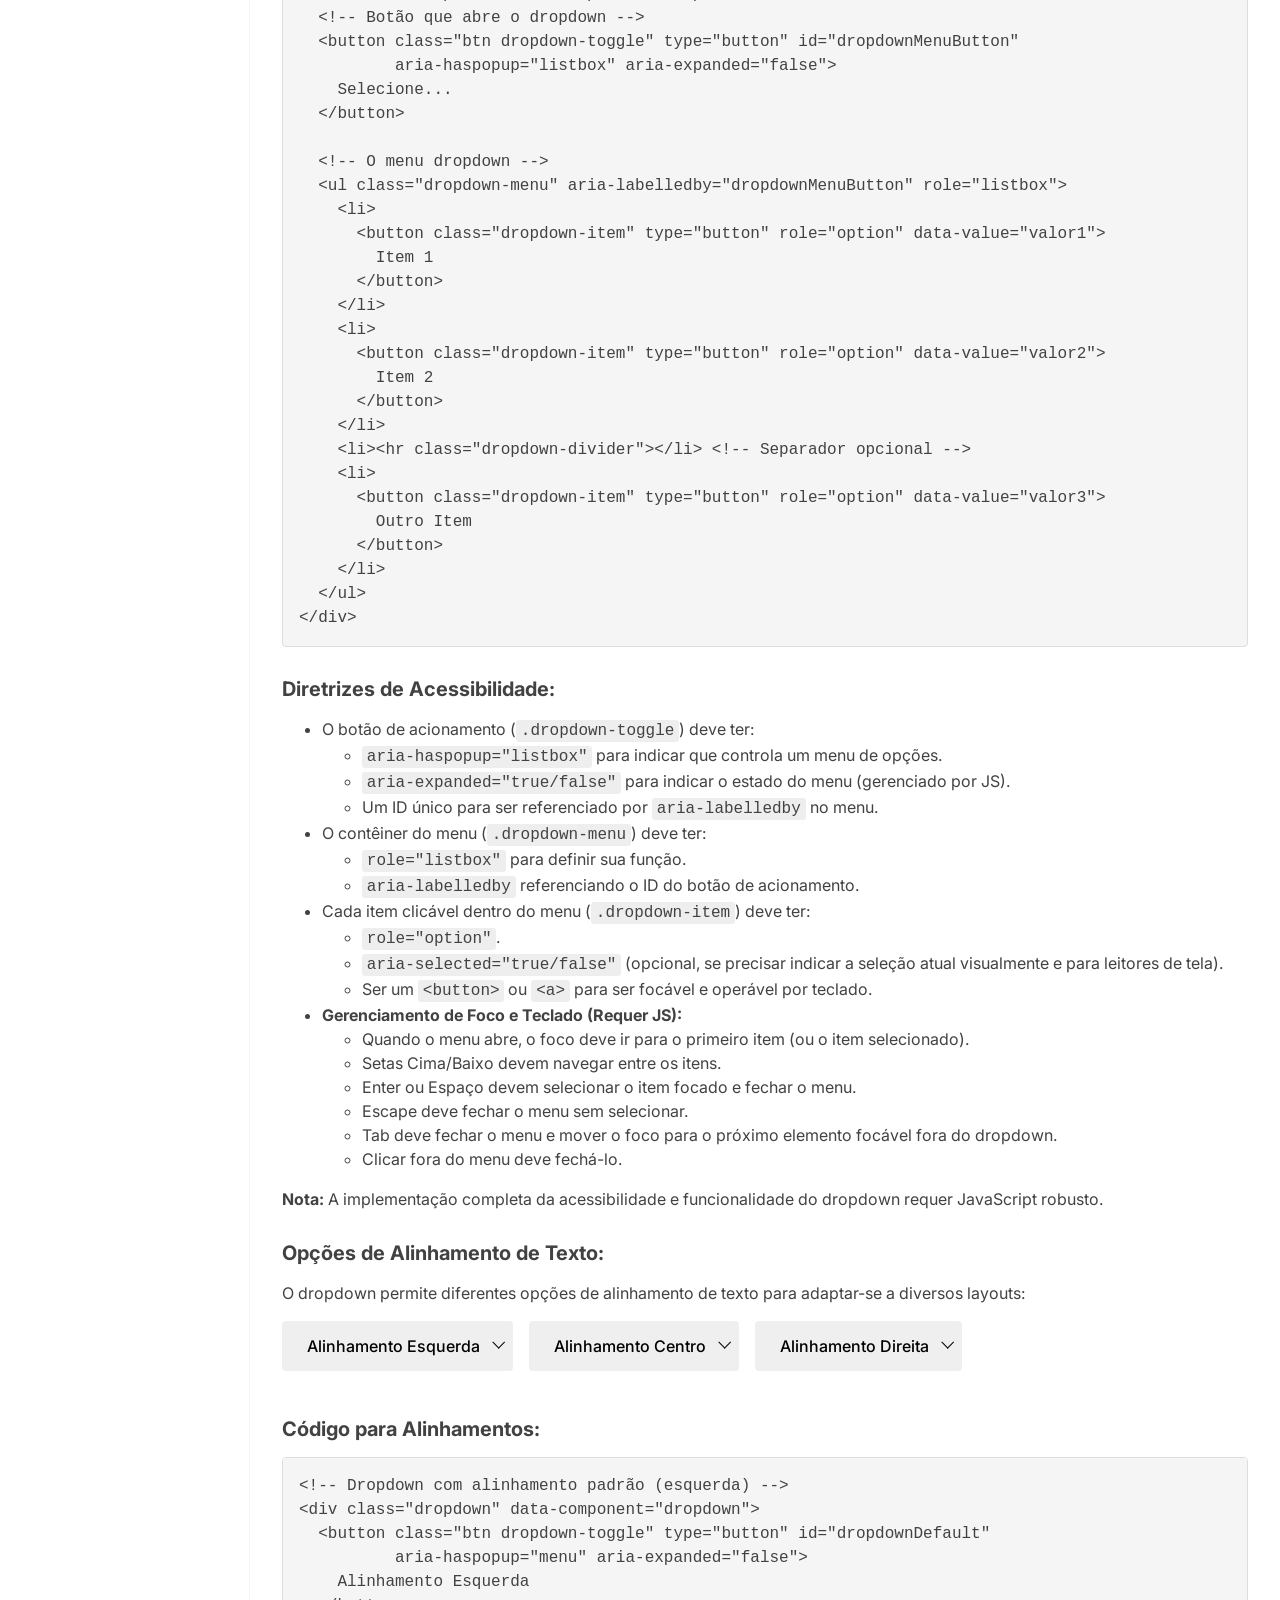
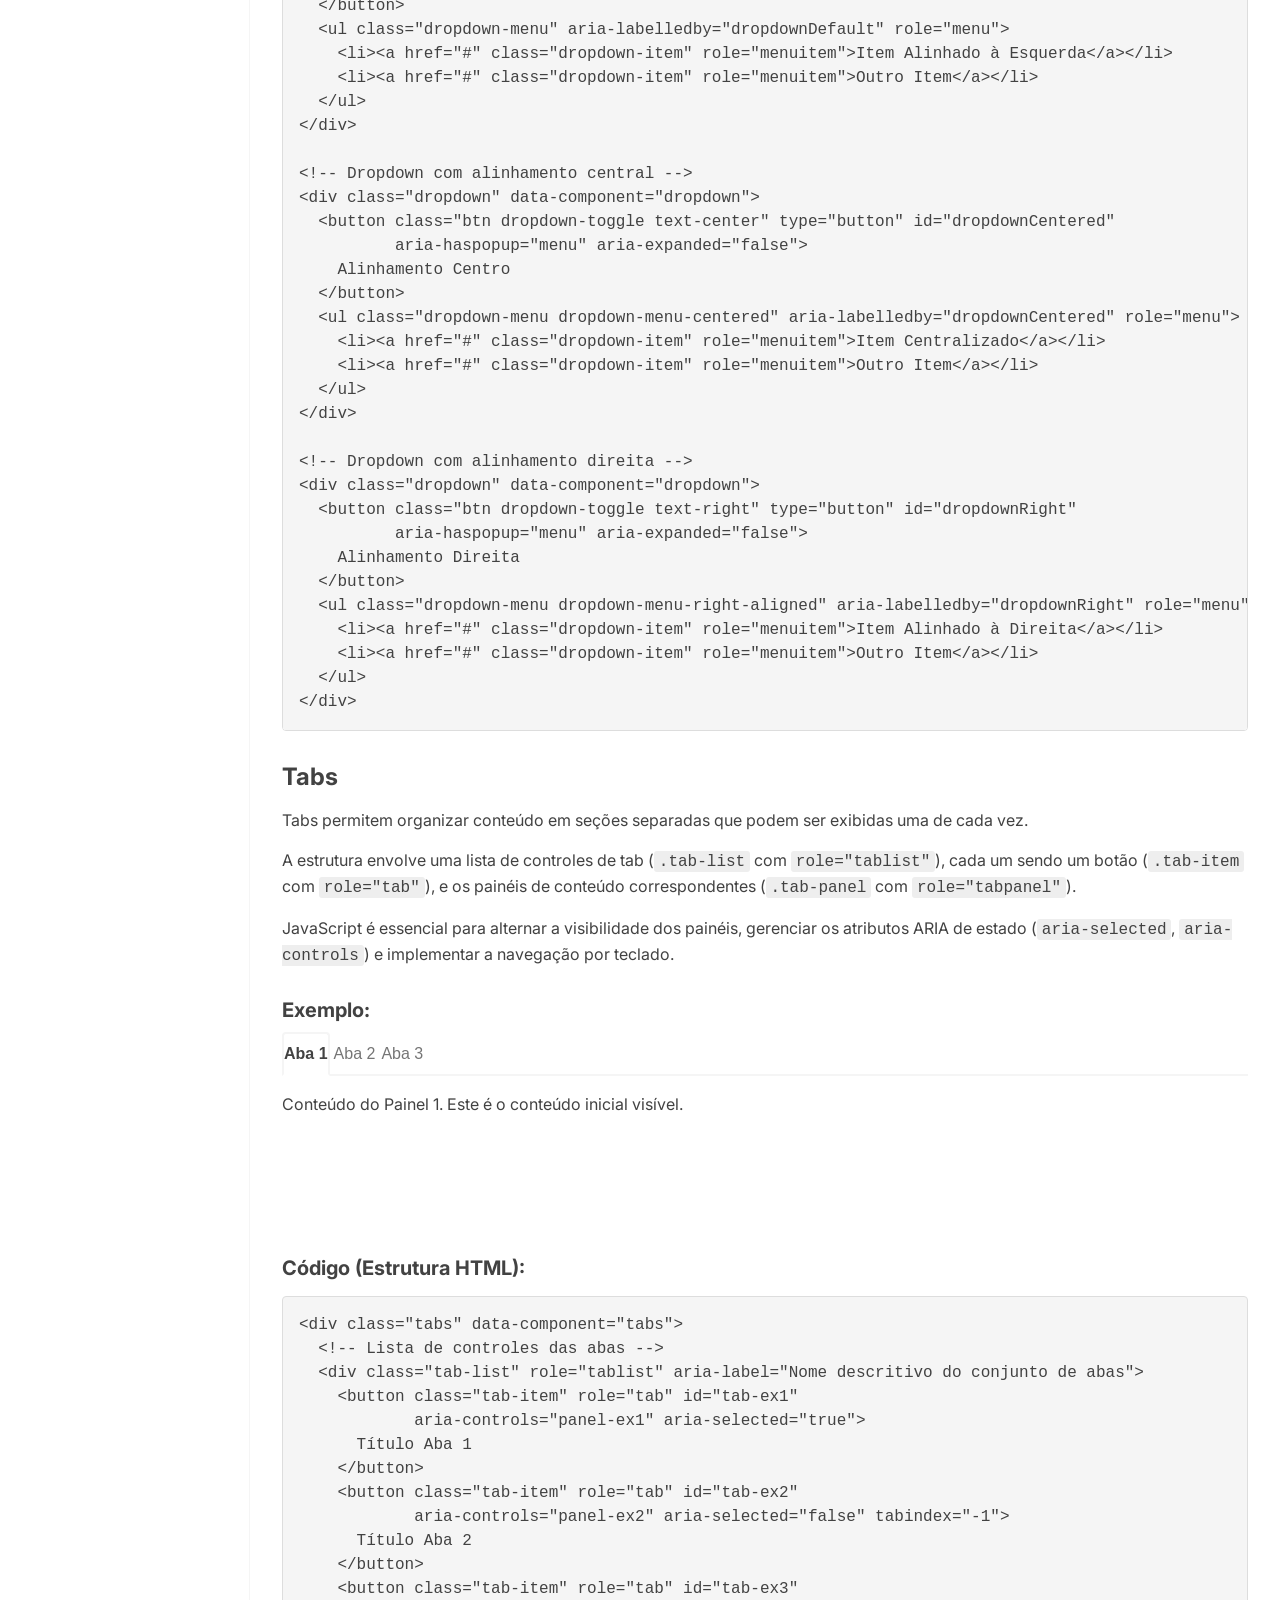
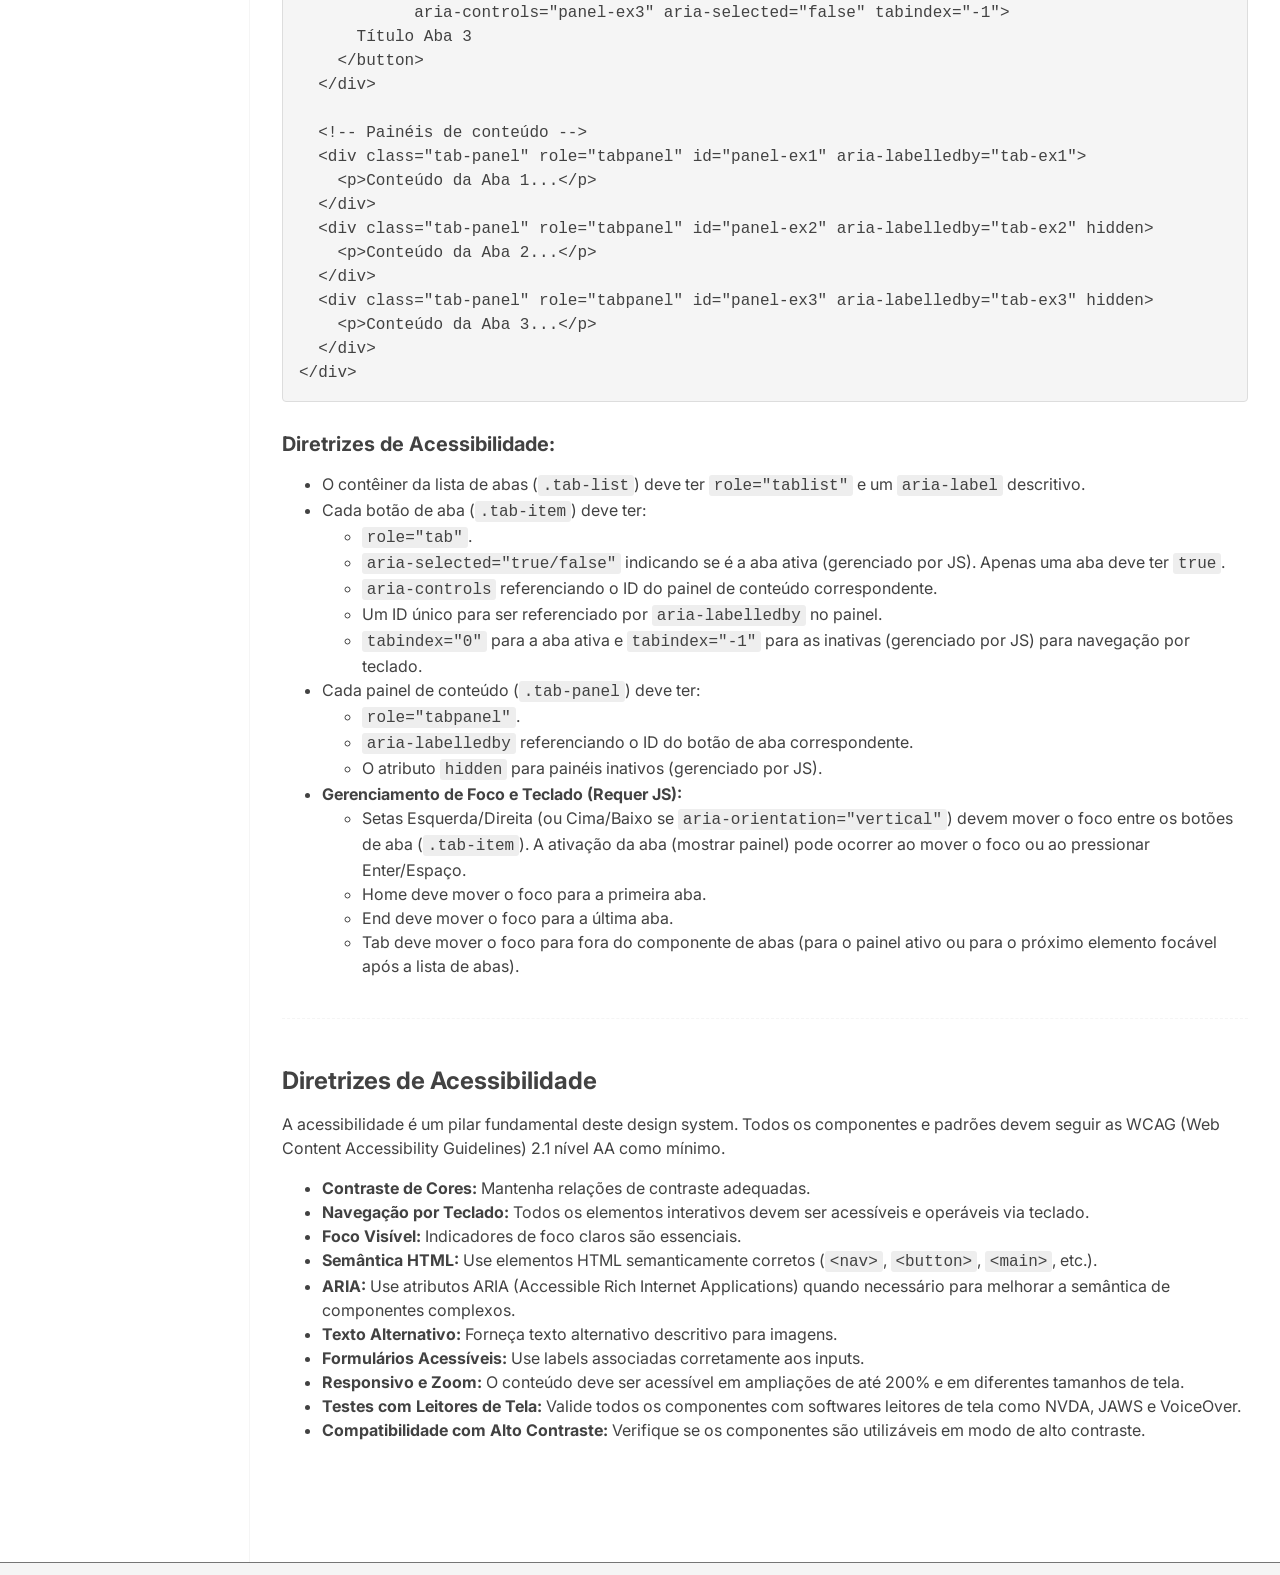
<file: CreateADesignSystemWithAI/design-system/docs/index.html>
<!DOCTYPE html>
<html lang="pt-BR">
<head>
    <meta charset="UTF-8">
    <meta name="viewport" content="width=device-width, initial-scale=1.0">
    <title>Cream Design System - Documentação</title>
    <!-- Importa os tokens -->
    <link rel="stylesheet" href="../tokens/colors.css">
    <link rel="stylesheet" href="../tokens/typography.css">
    <!-- Estilos específicos da documentação -->
    <link rel="stylesheet" href="style.css">
    <!-- Importa CSS de componentes (adicionar conforme criados) -->
    <link rel="stylesheet" href="../components/button.css">
    <link rel="stylesheet" href="../components/alert.css">
    <link rel="stylesheet" href="../components/modal.css">
    <!-- Link new component CSS -->
    <link rel="stylesheet" href="../components/dropdown.css">
    <link rel="stylesheet" href="../components/tabs.css">
</head>
<body>
    <header class="doc-header">
        <h1>Cream Design System</h1>
        <p>Diretrizes e componentes para criar interfaces consistentes e acessíveis.</p>
    </header>

    <nav class="doc-nav">
        <h2>Navegação</h2>
        <ul>
            <li><a href="#introducao">Introdução</a></li>
            <li><a href="#principios">Princípios</a></li>
            <li><a href="#tokens">Tokens</a>
                <ul>
                    <li><a href="#cores">Cores</a></li>
                    <li><a href="#tipografia">Tipografia</a></li>
                    <!-- Adicionar outros tokens (espaçamento, sombras, etc.) -->
                </ul>
            </li>
            <li><a href="#componentes">Componentes</a>
                <ul>
                    <li><a href="#componente-botao">Botão</a></li>
                    <li><a href="#componente-alerta">Alerta</a></li>
                    <!-- Add links for new components -->
                    <li><a href="#componente-card">Card</a></li>
                    <li><a href="#componente-modal">Modal</a></li>
                    <li><a href="#componente-dropdown">Dropdown</a></li>
                    <li><a href="#componente-tabs">Tabs</a></li>
                    <!-- Adicionar links para componentes (Botões, Inputs, etc.) -->
                </ul>
            </li>
            <li><a href="#acessibilidade">Acessibilidade</a></li>
        </ul>
    </nav>

    <main class="doc-main">
        <section id="introducao" aria-labelledby="introducao-heading">
            <h2 id="introducao-heading">Introdução</h2>
            <p>Bem-vindo à documentação do Cream Design System. Este sistema fornece os blocos de construção fundamentais, diretrizes de estilo e padrões de componentes para o desenvolvimento de nossos produtos digitais.</p>
            <p>O objetivo é garantir consistência visual, usabilidade e acessibilidade em todas as nossas interfaces.</p>
        </section>

        <section id="principios" aria-labelledby="principios-heading">
            <h2 id="principios-heading">Princípios</h2>
            <ul>
                <li><strong>Acessibilidade Primeiro:</strong> Projetamos e construímos para todos, garantindo conformidade com as diretrizes WCAG.</li>
                <li><strong>Consistência:</strong> Componentes e estilos reutilizáveis garantem uma experiência de usuário unificada.</li>
                <li><strong>Eficiência:</strong> Acelera o processo de design e desenvolvimento.</li>
                <li><strong>Flexibilidade:</strong> Adaptável a diferentes contextos e necessidades de produto.</li>
            </ul>
        </section>

        <section id="tokens" aria-labelledby="tokens-heading">
            <h2 id="tokens-heading">Tokens de Design</h2>
            <p>Tokens são os valores base que definem a aparência visual do sistema.</p>

            <article id="cores" aria-labelledby="cores-heading">
                <h3 id="cores-heading">Cores</h3>
                <p>Nossa paleta de cores "Cream" foi definida visando clareza e acessibilidade. Consulte <code>tokens/colors.css</code> para as variáveis.</p>
                <!-- Adicionar amostras de cores aqui -->
                <h4>Exemplos de Cores Primárias:</h4>
                <div class="color-swatch" style="background-color: var(--color-cream-light);">--color-cream-light (#FFF8E1)</div>
                <div class="color-swatch" style="background-color: var(--color-cream-base);">--color-cream-base (#FFE0B2)</div>
                <div class="color-swatch" style="background-color: var(--color-cream-dark);">--color-cream-dark (#FFCC80)</div>
                <h4>Exemplos de Cores Neutras:</h4>
                 <div class="color-swatch" style="background-color: var(--color-neutral-dark-gray); color: var(--text-color-on-dark);">--color-neutral-dark-gray (#424242) - Texto Primário</div>
                 <div class="color-swatch" style="background-color: var(--color-neutral-gray); color: var(--text-color-on-dark);">--color-neutral-gray (#757575) - Texto Secundário</div>
                 <div class="color-swatch" style="background-color: var(--color-neutral-light-gray);">--color-neutral-light-gray (#F5F5F5) - Fundo Card</div>
                <p><strong>Importante:</strong> Sempre verifique o contraste entre texto e fundo ao aplicar cores.</p>
            </article>

            <article id="tipografia" aria-labelledby="tipografia-heading">
                <h3 id="tipografia-heading">Tipografia</h3>
                <p>Usamos a família de fontes 'Inter' para garantir legibilidade. Consulte <code>tokens/typography.css</code> para as variáveis.</p>
                <h4>Título Nível 1 (Exemplo h1)</h4>
                <h5>Título Nível 2 (Exemplo h2)</h5>
                <h6>Título Nível 3 (Exemplo h3)</h6>
                <p>Este é um parágrafo de exemplo usando o tamanho de fonte base e a altura de linha padrão para garantir boa legibilidade. <a href="#">Este é um link de exemplo</a>.</p>
                <p><code>--font-family-base: 'Inter', sans-serif;</code></p>
                <p><code>--font-size-base: 1rem;</code></p>
                <p><code>--line-height-base: 1.5;</code></p>
            </article>
        </section>

        <section id="componentes" aria-labelledby="componentes-heading">
            <h2 id="componentes-heading">Componentes</h2>
            <p>Esta seção documentará os componentes reutilizáveis da interface do usuário (ex: Botões, Inputs, Cards, Modais).</p>
            
             <!-- Exemplo de como documentar um componente -->

             <article id="componente-botao" aria-labelledby="botao-heading">
                <h3 id="botao-heading">Botão</h3>
                <p>O componente de botão padrão. Use a classe <code>.btn</code> para estilos básicos e <code>.btn-primary</code> para a variação primária.</p>
                <h4>Exemplo:</h4>
                <button class="btn btn-primary">Botão Primário</button>
                <button class="btn btn-primary" disabled>Botão Desabilitado</button>
                <h4>Código:</h4>
                <pre><code>&lt;button class="btn btn-primary"&gt;Botão Primário&lt;/button&gt;
&lt;button class="btn btn-primary" disabled&gt;Botão Desabilitado&lt;/button&gt;</code></pre>
                <h4>Diretrizes de Acessibilidade:</h4>
                <ul>
                    <li>Deve ter texto descritivo claro que indique a ação.</li>
                    <li>Deve ser focável e operável pelo teclado (use a tecla Tab para navegar e Enter/Espaço para ativar).</li>
                    <li>Estados de foco, hover e ativo devem ser visualmente distintos (fornecidos por <code>button.css</code>).</li>
                    <li>Garantir contraste suficiente entre o texto do botão e seu fundo (Verifique a variável <code>--text-color-primary</code> vs <code>--background-color-primary-button</code> em <code>colors.css</code>. Pode ser necessário usar <code>--text-color-on-dark</code> se o contraste for baixo).</li>
                    <li>Use o atributo <code>disabled</code> para desabilitar botões programaticamente.</li>
                    <li>Para botões que usam apenas ícones, forneça um texto alternativo acessível (ex: usando <code>aria-label</code> ou texto visualmente oculto).</li>
                </ul>
             </article>

             <article id="componente-alerta" aria-labelledby="alerta-heading">
                <h3 id="alerta-heading">Alerta</h3>
                <p>Componente para exibir mensagens importantes ou feedback para o usuário. Use as classes <code>.alert</code> e modifique com <code>.alert-info</code>, <code>.alert-success</code>, <code>.alert-warning</code>, ou <code>.alert-error</code>.</p>
                <p>Adicione <code>role="alert"</code> para mensagens críticas (ex: erros) ou <code>role="status"</code> para mensagens informativas (ex: sucesso) para acessibilidade.</p>
                <p>Para tornar um alerta dispensável, adicione um botão com a classe <code>.alert-close</code> e o atributo <code>aria-label="Fechar alerta"</code>.</p>

                <h4>Exemplos:</h4>
                <div class="alert alert-info" role="status">
                    Esta é uma mensagem informativa.
                    <button class="alert-close" aria-label="Fechar alerta">&times;</button>
                </div>
                <div class="alert alert-success" role="status">
                    Operação realizada com sucesso!
                    <button class="alert-close" aria-label="Fechar alerta">&times;</button>
                </div>
                <div class="alert alert-warning" role="alert">
                    Atenção: Verifique os dados inseridos.
                    <button class="alert-close" aria-label="Fechar alerta">&times;</button>
                </div>
                <div class="alert alert-error" role="alert">
                    Ocorreu um erro ao processar a solicitação.
                    <button class="alert-close" aria-label="Fechar alerta">&times;</button>
                </div>

                <h4>Código:</h4>
                <pre><code>&lt;!-- Alerta Informativo (dispensável) --&gt;
&lt;div class="alert alert-info" role="status"&gt;
  Esta é uma mensagem informativa.
  &lt;button class="alert-close" aria-label="Fechar alerta"&gt;&times;&lt;/button&gt;
&lt;/div&gt;

&lt;!-- Alerta de Erro (dispensável) --&gt;
&lt;div class="alert alert-error" role="alert"&gt;
  Ocorreu um erro.
  &lt;button class="alert-close" aria-label="Fechar alerta"&gt;&times;&lt;/button&gt;
&lt;/div&gt;</code></pre>
                <h4>Diretrizes de Acessibilidade:</h4>
                <ul>
                    <li>Use <code>role="alert"</code> para mensagens críticas que precisam ser anunciadas imediatamente por leitores de tela.</li>
                    <li>Use <code>role="status"</code> para mensagens informativas que podem ser anunciadas quando o leitor de tela estiver ocioso.</li>
                    <li>Garanta contraste suficiente entre o texto e o fundo de cada variante do alerta.</li>
                    <li>O botão de fechar (<code>.alert-close</code>) deve:
                        <ul>
                            <li>Ter um rótulo acessível claro (ex: <code>aria-label="Fechar alerta"</code>).</li>
                            <li>Ter uma área de toque adequada (mínimo 44x44px seguindo WCAG 2.5.5 nível AAA).</li>
                            <li>Ter estados de foco visíveis e distintos para usuários de teclado.</li>
                            <li>Ser operável pelo teclado (navegável com Tab e ativável com Enter/Espaço).</li>
                            <li>Ter suporte para modo de alto contraste.</li>
                        </ul>
                    </li>
                    <li>Se usar ícones SVG, adicione <code>aria-hidden="true"</code> para evitar anúncios duplicados pelos leitores de tela.</li>
                    <li>Para alertas com conteúdo mais complexo, use <code>.alert-content</code> para estruturar o conteúdo e <code>.alert-heading</code> para títulos.</li>
                    <li>Respeite a preferência <code>prefers-reduced-motion</code> para animações.</li>
                </ul>
             </article>

             <!-- New Card Component Documentation -->
             <article id="componente-card" aria-labelledby="card-heading">
                <h3 id="card-heading">Card</h3>
                <p>Cards são contêineres flexíveis para agrupar conteúdo relacionado, como imagens, texto e ações.</p>
                <p>Use a classe base <code>.card</code>. Você pode adicionar seções como <code>.card-header</code>, <code>.card-body</code>, <code>.card-footer</code>, e <code>.card-image</code>.</p>

                <h4>Exemplo:</h4>
                <div class="card" style="max-width: 300px;">
                    <!-- Placeholder for image -->
                    <div class="card-image" style="height: 150px; background-color: var(--color-neutral-light-gray); display: flex; align-items: center; justify-content: center; color: var(--color-neutral-gray);">[Imagem Placeholder]</div>
                    <div class="card-body">
                        <h4 class="card-title">Título do Card</h4>
                        <p>Este é um texto de exemplo dentro do corpo do card. Ele descreve o conteúdo apresentado.</p>
                    </div>
                    <div class="card-footer">
                        <button class="btn btn-primary btn-sm">Ação</button>
                    </div>
                </div>

                <h4>Código:</h4>
                <pre><code>&lt;div class="card"&gt;
  &lt;div class="card-image"&gt;
    &lt;!-- Seu elemento de imagem aqui --&gt;
    &lt;img src="..." alt="Descrição concisa da imagem"&gt; 
  &lt;/div&gt;
  &lt;div class="card-body"&gt;
    &lt;h4 class="card-title"&gt;Título do Card&lt;/h4&gt;
    &lt;p&gt;Descrição ou conteúdo do card.&lt;/p&gt;
  &lt;/div&gt;
  &lt;div class="card-footer"&gt;
    &lt;!-- Ações ou informações adicionais --&gt;
    &lt;button class="btn btn-primary btn-sm"&gt;Ação&lt;/button&gt;
  &lt;/div&gt;
&lt;/div&gt;</code></pre>
                <h4>Diretrizes de Acessibilidade:</h4>
                <ul>
                    <li>Garanta que a estrutura do cabeçalho (ex: <code>.card-title</code> usando <code>h4</code> ou similar) seja apropriada para a hierarquia da página.</li>
                    <li>Se o card inteiro for um link clicável, certifique-se de que ele tenha um estado de foco claro e que o propósito do link seja óbvio.</li>
                    <li>Imagens dentro do card (<code>.card-image</code>) devem ter texto alternativo (<code>alt</code>) descritivo, a menos que sejam puramente decorativas.</li>
                    <li>Ações (botões, links) dentro do card devem seguir as diretrizes de acessibilidade para esses elementos (texto claro, foco, operabilidade por teclado).</li>
                </ul>
             </article>

             <!-- New Modal Component Documentation -->
             <article id="componente-modal" aria-labelledby="modal-heading">
                <h3 id="modal-heading">Modal</h3>
                <p>Modais são janelas de diálogo que aparecem sobre o conteúdo principal para exibir informações importantes ou solicitar entrada do usuário.</p>
                <p>A estrutura básica envolve um contêiner <code>.modal</code> (inicialmente oculto) e o conteúdo <code>.modal-content</code> com <code>.modal-header</code>, <code>.modal-body</code>, e <code>.modal-footer</code>.</p>
                <p>A exibição/ocultação geralmente requer JavaScript para adicionar/remover uma classe (ex: <code>.modal-open</code>) no <code>&lt;body&gt;</code> ou no próprio modal.</p>

                <h4>Exemplo (Estrutura HTML):</h4>
                <button class="btn btn-primary" data-modal-target="#meuModalExemplo">Abrir Modal</button>

                <div class="modal" id="meuModalExemplo" aria-labelledby="modalExemploLabel" aria-hidden="true" role="dialog" style="position: relative; display: block; opacity: 1; margin-top: 1rem; margin-bottom: 1.5rem; z-index: 1;"> <!-- Added margin-bottom and display styles for demo -->
                    <div class="modal-content">
                        <div class="modal-header">
                            <h4 class="modal-title" id="modalExemploLabel">Título do Modal</h4>
                            <button class="modal-close" aria-label="Fechar modal" data-modal-close>&times;</button>
                        </div>
                        <div class="modal-body">
                            <p>Este é o conteúdo principal do modal. Pode conter formulários, texto, imagens, etc.</p>
                        </div>
                        <div class="modal-footer">
                            <button class="btn" data-modal-close>Cancelar</button>
                            <button class="btn btn-primary">Confirmar</button>
                        </div>
                    </div>
                </div>

                <h4>Código (Estrutura HTML):</h4>
                <pre><code>&lt;!-- Botão para abrir o modal --&gt;
&lt;button class="btn btn-primary" data-modal-target="#meuModal"&gt;Abrir Modal&lt;/button&gt;

&lt;!-- Estrutura do Modal --&gt;
&lt;div class="modal" id="meuModal" aria-labelledby="modalLabel" aria-hidden="true" role="dialog"&gt;
  &lt;div class="modal-content" role="document"&gt;
    &lt;div class="modal-header"&gt;
      &lt;h4 class="modal-title" id="modalLabel"&gt;Título do Modal&lt;/h4&gt;
      &lt;button class="modal-close" aria-label="Fechar modal" data-modal-close&gt;&times;&lt;/button&gt;
    &lt;/div&gt;
    <div class="modal-body">
      <p>Conteúdo do modal...</p>
    </div>
    <div class="modal-footer">
      <button class="btn" data-modal-close>Fechar</button>
      <button class="btn btn-primary">Salvar</button>
    </div>
  &lt;/div&gt;
&lt;/div&gt;</code></pre>

                <h4>Melhores Práticas:</h4>
                <ul style="margin-bottom: 1rem;">
                    <li><strong>Não use modais como páginas inteiras</strong>: Modais devem ser usados para interações breves e focadas, não como substitutos para páginas completas.</li>
                    <li><strong>Casos de uso apropriados</strong>:
                        <ul>
                            <li>Confirmações (ex: "Tem certeza que deseja excluir?").</li>
                            <li>Formulários curtos (login, inscrição em newsletter).</li>
                            <li>Exibição de informações complementares que não justificam uma navegação de página completa.</li>
                            <li>Ampliação de imagens ou visualização detalhada de elementos.</li>
                        </ul>
                    </li>
                    <li><strong>Evite</strong>:
                        <ul>
                            <li>Formulários extensos ou complexos.</li>
                            <li>Conteúdo que é essencial para a navegação principal.</li>
                            <li>Informações críticas que todos os usuários precisam ver.</li>
                            <li>Empilhar modais (modal dentro de modal).</li>
                            <li>Modais que ocupam toda a tela - neste caso, use uma página separada.</li>
                        </ul>
                    </li>
                    <li><strong>Tamanho adequado</strong>: O conteúdo deve caber confortavelmente na janela sem exigir rolagem excessiva. Se precisar de muito espaço vertical, considere uma página dedicada.</li>
                    <li><strong>Sempre forneça uma saída clara</strong>: Botões de fechar visíveis, possibilidade de fechar com tecla ESC e clicando fora do modal.</li>
                </ul>

                <h4>Diretrizes de Acessibilidade:</h4>
                <ul style="margin-bottom: 1.5rem;">
                    <li>Use <code>role="dialog"</code> ou <code>role="alertdialog"</code> no contêiner principal do modal (<code>.modal</code>).</li>
                    <li>Use <code>aria-labelledby</code> para associar o título visível (<code>.modal-title</code>) ao modal. O ID referenciado deve estar no elemento do título.</li>
                    <li>Use <code>aria-describedby</code> (opcional) se houver um texto descritivo principal no modal que deva ser anunciado.</li>
                    <li>Gerencie o atributo <code>aria-hidden</code>: deve ser <code>"true"</code> quando o modal está fechado e <code>"false"</code> (ou removido) quando aberto.</li>
                    <li><strong>Gerenciamento de Foco:</strong>
                        <ul>
                            <li>Quando o modal abre, o foco deve ser movido para dentro dele (geralmente para o primeiro elemento focável, como o botão de fechar ou um input).</li>
                            <li>O foco deve ser "preso" (trap) dentro do modal enquanto ele estiver aberto (Tab e Shift+Tab não devem sair do modal).</li>
                            <li>Quando o modal fecha, o foco deve retornar ao elemento que o abriu originalmente (ex: o botão "Abrir Modal").</li>
                        </ul>
                    </li>
                    <li>O botão de fechar (<code>.modal-close</code>) deve ser operável pelo teclado e ter um <code>aria-label</code> claro.</li>
                    <li>Permitir fechar o modal com a tecla Escape.</li>
                    <li>O conteúdo fora do modal deve ser inerte (não interagível) quando o modal está aberto (pode ser feito com <code>aria-hidden="true"</code> nos elementos principais da página ou usando o atributo <code>inert</code>).</li>
                </ul>
                <p><strong>Nota:</strong> A implementação completa da acessibilidade do modal (gerenciamento de foco, trap de foco, tecla Esc, <code>aria-hidden</code>) requer JavaScript.</p>
             </article>

             <!-- New Dropdown Component Documentation -->
             <article id="componente-dropdown" aria-labelledby="dropdown-heading">
                <h3 id="dropdown-heading">Dropdown</h3>
                <p>Dropdowns permitem que os usuários selecionem um valor de uma lista. Este exemplo usa um botão para acionar um menu suspenso.</p>
                <p>A estrutura envolve um contêiner <code>.dropdown</code>, um botão de acionamento (<code>.dropdown-toggle</code>) e o menu (<code>.dropdown-menu</code>) com itens (<code>.dropdown-item</code>).</p>
                <p>JavaScript é necessário para alternar a visibilidade do menu, gerenciar o estado (aberto/fechado), lidar com a seleção e implementar a acessibilidade (ARIA, navegação por teclado).</p>

                <h4>Exemplo:</h4>
                <div class="dropdown" data-component="dropdown">
                    <button class="btn dropdown-toggle" type="button" id="dropdownMenuButton1" aria-haspopup="listbox" aria-expanded="false">
                        Selecione uma Opção
                    </button>
                    <ul class="dropdown-menu" aria-labelledby="dropdownMenuButton1" role="listbox">
                        <li><button class="dropdown-item" type="button" role="option" data-value="opcao1">Opção 1</button></li>
                        <li><button class="dropdown-item" type="button" role="option" data-value="opcao2">Opção 2</button></li>
                        <li><hr class="dropdown-divider"></li>
                        <li><button class="dropdown-item" type="button" role="option" data-value="opcao3">Opção 3 (Mais Longa)</button></li>
                    </ul>
                </div>

                <h4>Código (Estrutura HTML):</h4>
                <pre><code>&lt;div class="dropdown" data-component="dropdown"&gt;
  &lt;!-- Botão que abre o dropdown --&gt;
  &lt;button class="btn dropdown-toggle" type="button" id="dropdownMenuButton" 
          aria-haspopup="listbox" aria-expanded="false"&gt;
    Selecione...
  &lt;/button&gt;
  
  &lt;!-- O menu dropdown --&gt;
  &lt;ul class="dropdown-menu" aria-labelledby="dropdownMenuButton" role="listbox"&gt;
    &lt;li&gt;
      &lt;button class="dropdown-item" type="button" role="option" data-value="valor1"&gt;
        Item 1
      &lt;/button&gt;
    &lt;/li&gt;
    &lt;li&gt;
      &lt;button class="dropdown-item" type="button" role="option" data-value="valor2"&gt;
        Item 2
      &lt;/button&gt;
    &lt;/li&gt;
    &lt;li&gt;&lt;hr class="dropdown-divider"&gt;&lt;/li&gt; &lt;!-- Separador opcional --&gt;
    &lt;li&gt;
      &lt;button class="dropdown-item" type="button" role="option" data-value="valor3"&gt;
        Outro Item
      &lt;/button&gt;
    &lt;/li&gt;
  &lt;/ul&gt;
&lt;/div&gt;</code></pre>
                <h4>Diretrizes de Acessibilidade:</h4>
                <ul>
                    <li>O botão de acionamento (<code>.dropdown-toggle</code>) deve ter:
                        <ul>
                            <li><code>aria-haspopup="listbox"</code> para indicar que controla um menu de opções.</li>
                            <li><code>aria-expanded="true/false"</code> para indicar o estado do menu (gerenciado por JS).</li>
                            <li>Um ID único para ser referenciado por <code>aria-labelledby</code> no menu.</li>
                        </ul>
                    </li>
                    <li>O contêiner do menu (<code>.dropdown-menu</code>) deve ter:
                        <ul>
                            <li><code>role="listbox"</code> para definir sua função.</li>
                            <li><code>aria-labelledby</code> referenciando o ID do botão de acionamento.</li>
                        </ul>
                    </li>
                    <li>Cada item clicável dentro do menu (<code>.dropdown-item</code>) deve ter:
                        <ul>
                            <li><code>role="option"</code>.</li>
                            <li><code>aria-selected="true/false"</code> (opcional, se precisar indicar a seleção atual visualmente e para leitores de tela).</li>
                            <li>Ser um <code>&lt;button&gt;</code> ou <code>&lt;a&gt;</code> para ser focável e operável por teclado.</li>
                        </ul>
                    </li>
                    <li><strong>Gerenciamento de Foco e Teclado (Requer JS):</strong>
                        <ul>
                            <li>Quando o menu abre, o foco deve ir para o primeiro item (ou o item selecionado).</li>
                            <li>Setas Cima/Baixo devem navegar entre os itens.</li>
                            <li>Enter ou Espaço devem selecionar o item focado e fechar o menu.</li>
                            <li>Escape deve fechar o menu sem selecionar.</li>
                            <li>Tab deve fechar o menu e mover o foco para o próximo elemento focável fora do dropdown.</li>
                            <li>Clicar fora do menu deve fechá-lo.</li>
                        </ul>
                    </li>
                </ul>
                <p><strong>Nota:</strong> A implementação completa da acessibilidade e funcionalidade do dropdown requer JavaScript robusto.</p>

                <h4>Opções de Alinhamento de Texto:</h4>
                <p>O dropdown permite diferentes opções de alinhamento de texto para adaptar-se a diversos layouts:</p>

                <div style="display: flex; gap: 1rem; margin: 1rem 0; flex-wrap: wrap;">
                    <!-- Dropdown com alinhamento padrão (esquerda) -->
                    <div class="dropdown" data-component="dropdown" style="margin-bottom: 1rem;">
                        <button class="btn dropdown-toggle" type="button" id="dropdownDefault" aria-haspopup="menu" aria-expanded="false">
                            Alinhamento Esquerda
                        </button>
                        <ul class="dropdown-menu" aria-labelledby="dropdownDefault" role="menu">
                            <li><a href="#" class="dropdown-item" role="menuitem">Item Alinhado à Esquerda</a></li>
                            <li><a href="#" class="dropdown-item" role="menuitem">Outro Item</a></li>
                        </ul>
                    </div>
                    
                    <!-- Dropdown com alinhamento central -->
                    <div class="dropdown" data-component="dropdown" style="margin-bottom: 1rem;">
                        <button class="btn dropdown-toggle text-center" type="button" id="dropdownCentered" aria-haspopup="menu" aria-expanded="false">
                            Alinhamento Centro
                        </button>
                        <ul class="dropdown-menu dropdown-menu-centered" aria-labelledby="dropdownCentered" role="menu">
                            <li><a href="#" class="dropdown-item" role="menuitem">Item Centralizado</a></li>
                            <li><a href="#" class="dropdown-item" role="menuitem">Outro Item</a></li>
                        </ul>
                    </div>
                    
                    <!-- Dropdown com alinhamento direita -->
                    <div class="dropdown" data-component="dropdown" style="margin-bottom: 1rem;">
                        <button class="btn dropdown-toggle text-right" type="button" id="dropdownRight" aria-haspopup="menu" aria-expanded="false">
                            Alinhamento Direita
                        </button>
                        <ul class="dropdown-menu dropdown-menu-right-aligned" aria-labelledby="dropdownRight" role="menu">
                            <li><a href="#" class="dropdown-item" role="menuitem">Item Alinhado à Direita</a></li>
                            <li><a href="#" class="dropdown-item" role="menuitem">Outro Item</a></li>
                        </ul>
                    </div>
                </div>

                <h4>Código para Alinhamentos:</h4>
                <pre><code>&lt;!-- Dropdown com alinhamento padrão (esquerda) --&gt;
&lt;div class="dropdown" data-component="dropdown"&gt;
  &lt;button class="btn dropdown-toggle" type="button" id="dropdownDefault" 
          aria-haspopup="menu" aria-expanded="false"&gt;
    Alinhamento Esquerda
  &lt;/button&gt;
  &lt;ul class="dropdown-menu" aria-labelledby="dropdownDefault" role="menu"&gt;
    &lt;li&gt;&lt;a href="#" class="dropdown-item" role="menuitem"&gt;Item Alinhado à Esquerda&lt;/a&gt;&lt;/li&gt;
    &lt;li&gt;&lt;a href="#" class="dropdown-item" role="menuitem"&gt;Outro Item&lt;/a&gt;&lt;/li&gt;
  &lt;/ul&gt;
&lt;/div&gt;

&lt;!-- Dropdown com alinhamento central --&gt;
&lt;div class="dropdown" data-component="dropdown"&gt;
  &lt;button class="btn dropdown-toggle text-center" type="button" id="dropdownCentered" 
          aria-haspopup="menu" aria-expanded="false"&gt;
    Alinhamento Centro
  &lt;/button&gt;
  &lt;ul class="dropdown-menu dropdown-menu-centered" aria-labelledby="dropdownCentered" role="menu"&gt;
    &lt;li&gt;&lt;a href="#" class="dropdown-item" role="menuitem"&gt;Item Centralizado&lt;/a&gt;&lt;/li&gt;
    &lt;li&gt;&lt;a href="#" class="dropdown-item" role="menuitem"&gt;Outro Item&lt;/a&gt;&lt;/li&gt;
  &lt;/ul&gt;
&lt;/div&gt;

&lt;!-- Dropdown com alinhamento direita --&gt;
&lt;div class="dropdown" data-component="dropdown"&gt;
  &lt;button class="btn dropdown-toggle text-right" type="button" id="dropdownRight" 
          aria-haspopup="menu" aria-expanded="false"&gt;
    Alinhamento Direita
  &lt;/button&gt;
  &lt;ul class="dropdown-menu dropdown-menu-right-aligned" aria-labelledby="dropdownRight" role="menu"&gt;
    &lt;li&gt;&lt;a href="#" class="dropdown-item" role="menuitem"&gt;Item Alinhado à Direita&lt;/a&gt;&lt;/li&gt;
    &lt;li&gt;&lt;a href="#" class="dropdown-item" role="menuitem"&gt;Outro Item&lt;/a&gt;&lt;/li&gt;
  &lt;/ul&gt;
&lt;/div&gt;</code></pre>
             </article>

             <!-- New Tabs Component Documentation -->
             <article id="componente-tabs" aria-labelledby="tabs-heading">
                <h3 id="tabs-heading">Tabs</h3>
                <p>Tabs permitem organizar conteúdo em seções separadas que podem ser exibidas uma de cada vez.</p>
                <p>A estrutura envolve uma lista de controles de tab (<code>.tab-list</code> com <code>role="tablist"</code>), cada um sendo um botão (<code>.tab-item</code> com <code>role="tab"</code>), e os painéis de conteúdo correspondentes (<code>.tab-panel</code> com <code>role="tabpanel"</code>).</p>
                <p>JavaScript é essencial para alternar a visibilidade dos painéis, gerenciar os atributos ARIA de estado (<code>aria-selected</code>, <code>aria-controls</code>) e implementar a navegação por teclado.</p>

                <h4>Exemplo:</h4>
                <div class="tabs" data-component="tabs">
                    <div class="tab-list" role="tablist" aria-label="Exemplo de Abas">
                        <button class="tab-item" role="tab" id="tab1" aria-controls="panel1" aria-selected="true">Aba 1</button>
                        <button class="tab-item" role="tab" id="tab2" aria-controls="panel2" aria-selected="false" tabindex="-1">Aba 2</button>
                        <button class="tab-item" role="tab" id="tab3" aria-controls="panel3" aria-selected="false" tabindex="-1">Aba 3</button>
                    </div>
                    <div class="tab-panel" role="tabpanel" id="panel1" aria-labelledby="tab1">
                        <p>Conteúdo do Painel 1. Este é o conteúdo inicial visível.</p>
                    </div>
                    <div class="tab-panel" role="tabpanel" id="panel2" aria-labelledby="tab2" hidden>
                        <p>Conteúdo do Painel 2.</p>
                    </div>
                    <div class="tab-panel" role="tabpanel" id="panel3" aria-labelledby="tab3" hidden>
                        <p>Conteúdo do Painel 3. Mais informações aqui.</p>
                    </div>
                </div>

                <h4>Código (Estrutura HTML):</h4>
                <pre><code>&lt;div class="tabs" data-component="tabs"&gt;
  &lt;!-- Lista de controles das abas --&gt;
  &lt;div class="tab-list" role="tablist" aria-label="Nome descritivo do conjunto de abas"&gt;
    &lt;button class="tab-item" role="tab" id="tab-ex1" 
            aria-controls="panel-ex1" aria-selected="true"&gt;
      Título Aba 1
    &lt;/button&gt;
    &lt;button class="tab-item" role="tab" id="tab-ex2" 
            aria-controls="panel-ex2" aria-selected="false" tabindex="-1"&gt;
      Título Aba 2
    &lt;/button&gt;
    &lt;button class="tab-item" role="tab" id="tab-ex3" 
            aria-controls="panel-ex3" aria-selected="false" tabindex="-1"&gt;
      Título Aba 3
    &lt;/button&gt;
  &lt;/div&gt;

  &lt;!-- Painéis de conteúdo --&gt;
  &lt;div class="tab-panel" role="tabpanel" id="panel-ex1" aria-labelledby="tab-ex1"&gt;
    &lt;p&gt;Conteúdo da Aba 1...&lt;/p&gt;
  &lt;/div&gt;
  &lt;div class="tab-panel" role="tabpanel" id="panel-ex2" aria-labelledby="tab-ex2" hidden&gt;
    &lt;p&gt;Conteúdo da Aba 2...&lt;/p&gt;
  &lt;/div&gt;
  &lt;div class="tab-panel" role="tabpanel" id="panel-ex3" aria-labelledby="tab-ex3" hidden&gt;
    &lt;p&gt;Conteúdo da Aba 3...&lt;/p&gt;
  &lt;/div&gt;
&lt;/div&gt;</code></pre>
                <h4>Diretrizes de Acessibilidade:</h4>
                <ul>
                    <li>O contêiner da lista de abas (<code>.tab-list</code>) deve ter <code>role="tablist"</code> e um <code>aria-label</code> descritivo.</li>
                    <li>Cada botão de aba (<code>.tab-item</code>) deve ter:
                        <ul>
                            <li><code>role="tab"</code>.</li>
                            <li><code>aria-selected="true/false"</code> indicando se é a aba ativa (gerenciado por JS). Apenas uma aba deve ter <code>true</code>.</li>
                            <li><code>aria-controls</code> referenciando o ID do painel de conteúdo correspondente.</li>
                            <li>Um ID único para ser referenciado por <code>aria-labelledby</code> no painel.</li>
                            <li><code>tabindex="0"</code> para a aba ativa e <code>tabindex="-1"</code> para as inativas (gerenciado por JS) para navegação por teclado.</li>
                        </ul>
                    </li>
                    <li>Cada painel de conteúdo (<code>.tab-panel</code>) deve ter:
                        <ul>
                            <li><code>role="tabpanel"</code>.</li>
                            <li><code>aria-labelledby</code> referenciando o ID do botão de aba correspondente.</li>
                            <li>O atributo <code>hidden</code> para painéis inativos (gerenciado por JS).</li>
                        </ul>
                    </li>
                    <li><strong>Gerenciamento de Foco e Teclado (Requer JS):</strong>
                        <ul>
                            <li>Setas Esquerda/Direita (ou Cima/Baixo se <code>aria-orientation="vertical"</code>) devem mover o foco entre os botões de aba (<code>.tab-item</code>). A ativação da aba (mostrar painel) pode ocorrer ao mover o foco ou ao pressionar Enter/Espaço.</li>
                            <li>Home deve mover o foco para a primeira aba.</li>
                            <li>End deve mover o foco para a última aba.</li>
                            <li>Tab deve mover o foco para fora do componente de abas (para o painel ativo ou para o próximo elemento focável após a lista de abas).</li>
                        </ul>
                    </li>
                </ul>
             </article>

        </section>

        <section id="acessibilidade" aria-labelledby="acessibilidade-heading">
            <h3 id="acessibilidade-heading">Diretrizes de Acessibilidade</h3>
            <p>A acessibilidade é um pilar fundamental deste design system. Todos os componentes e padrões devem seguir as WCAG (Web Content Accessibility Guidelines) 2.1 nível AA como mínimo.</p>
            <ul>
                <li><strong>Contraste de Cores:</strong> Mantenha relações de contraste adequadas.</li>
                <li><strong>Navegação por Teclado:</strong> Todos os elementos interativos devem ser acessíveis e operáveis via teclado.</li>
                <li><strong>Foco Visível:</strong> Indicadores de foco claros são essenciais.</li>
                <li><strong>Semântica HTML:</strong> Use elementos HTML semanticamente corretos (<code>&lt;nav&gt;</code>, <code>&lt;button&gt;</code>, <code>&lt;main&gt;</code>, etc.).</li>
                <li><strong>ARIA:</strong> Use atributos ARIA (Accessible Rich Internet Applications) quando necessário para melhorar a semântica de componentes complexos.</li>
                <li><strong>Texto Alternativo:</strong> Forneça texto alternativo descritivo para imagens.</li>
                <li><strong>Formulários Acessíveis:</strong> Use labels associadas corretamente aos inputs.</li>
                <li><strong>Responsivo e Zoom:</strong> O conteúdo deve ser acessível em ampliações de até 200% e em diferentes tamanhos de tela.</li>
                <li><strong>Testes com Leitores de Tela:</strong> Valide todos os componentes com softwares leitores de tela como NVDA, JAWS e VoiceOver.</li>
                <li><strong>Compatibilidade com Alto Contraste:</strong> Verifique se os componentes são utilizáveis em modo de alto contraste.</li>
            </ul>
        </section>
    </main>

    <footer class="doc-footer" role="contentinfo">
        <p>Cream Design System &copy; 202
    <!-- Adicionar script no final do body -->
    <script src="main.js"></script>

    <!-- Script de verificação de acessibilidade -->
    <script>
    document.addEventListener('DOMContentLoaded', function() {
        // Verifica imagens sem alt
        const imagesWithoutAlt = document.querySelectorAll('img:not([alt])');
        if (imagesWithoutAlt.length > 0) {
            console.warn('Accessibility issue: Found ' + imagesWithoutAlt.length + ' images without alt attribute');
        }
        
        // Verifica controles sem labels
        const controlsWithoutLabels = document.querySelectorAll('input:not([aria-label]):not([aria-labelledby]):not([type="hidden"]), select:not([aria-label]):not([aria-labelledby]), textarea:not([aria-label]):not([aria-labelledby])');
        if (controlsWithoutLabels.length > 0) {
            console.warn('Accessibility issue: Found ' + controlsWithoutLabels.length + ' form controls without proper labels');
        }
    });
    </script>
</body>
</html>
</file>
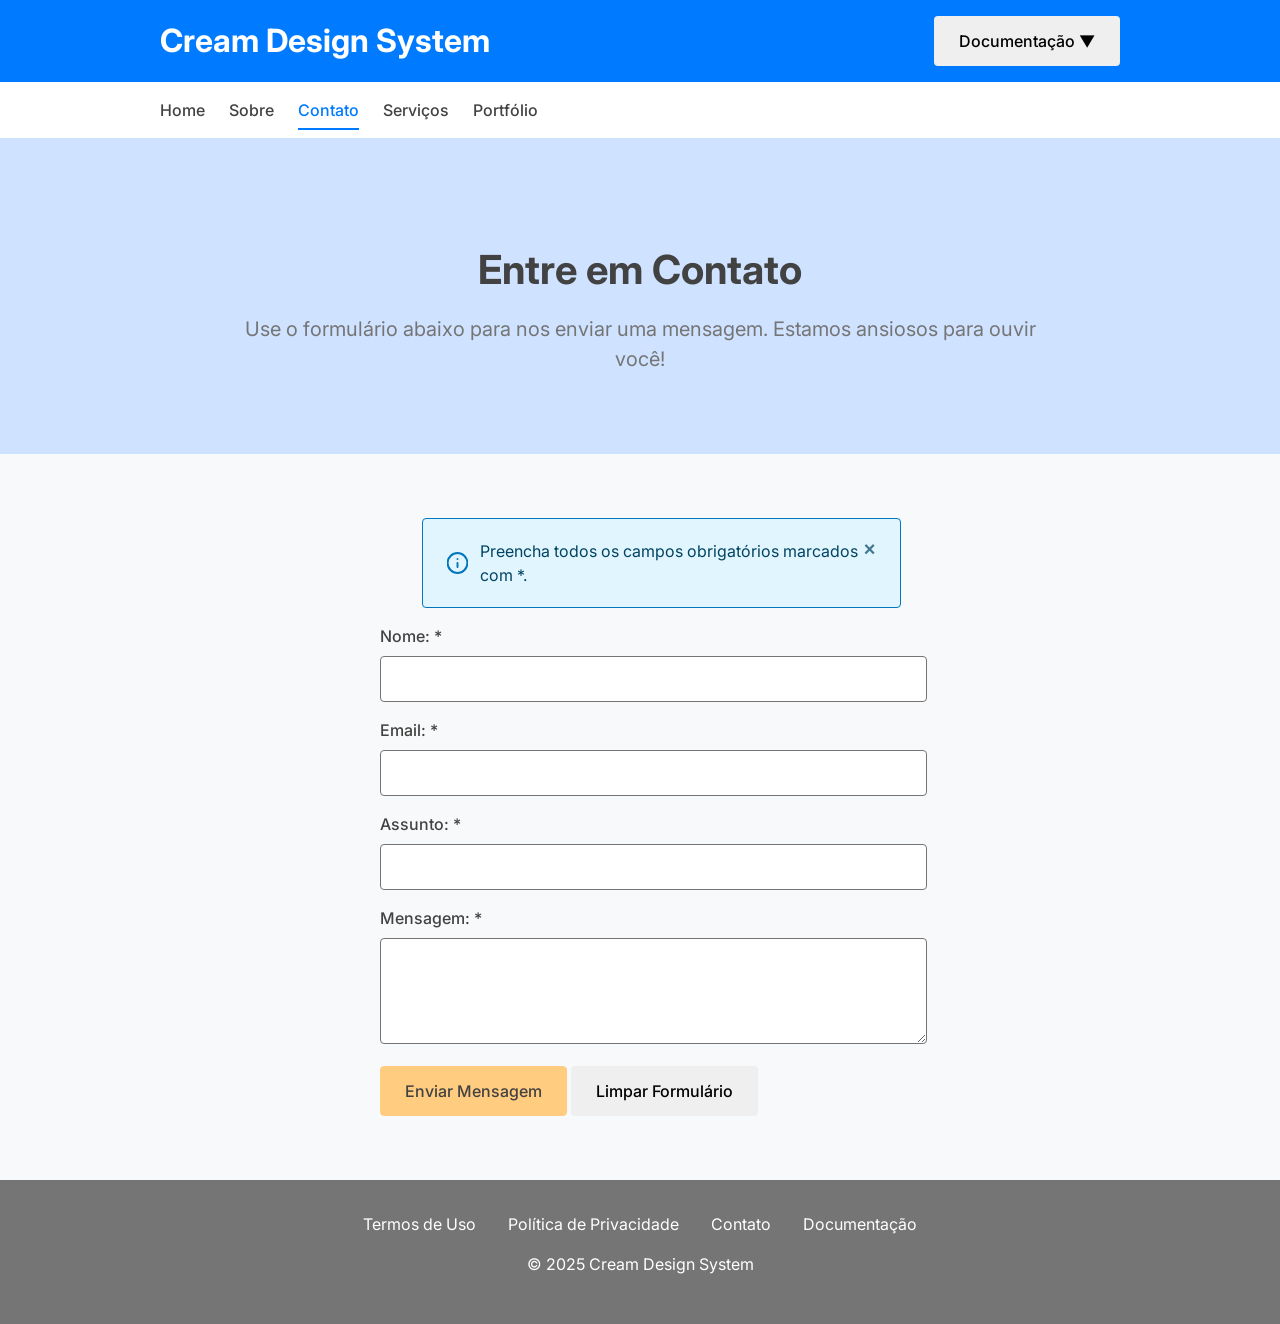
<file: CreateADesignSystemWithAI/design System Application/contact.html>
<!DOCTYPE html>
<html lang="pt-BR">
<head>
    <meta charset="UTF-8">
    <meta name="viewport" content="width=device-width, initial-scale=1.0">
    <title>Contato - Cream Design System</title>
    <!-- Importa Design System Tokens -->
    <link rel="stylesheet" href="../design-system/tokens/colors.css">
    <link rel="stylesheet" href="../design-system/tokens/typography.css">
    <!-- Importa Design System Components -->
    <link rel="stylesheet" href="../design-system/components/button.css">
    <link rel="stylesheet" href="../design-system/components/alert.css">
    <link rel="stylesheet" href="../design-system/components/modal.css">
    <!-- Estilos básicos para layout (opcional) -->
    <style>
        body { 
            display: flex; 
            flex-direction: column; 
            min-height: 100vh; 
            margin: 0; 
            font-family: var(--font-family-base, sans-serif);
            background-color: var(--color-neutral-off-white, #f8f9fa);
        }
        .container { max-width: 960px; margin: 2rem auto; padding: 0 1rem; flex-grow: 1; }
        
        header {
            background-color: var(--color-primary, #007bff);
            color: white;
            padding: 1rem 0;
            box-shadow: 0 2px 4px rgba(0,0,0,0.1);
        }
        
        header .container {
            display: flex;
            justify-content: space-between;
            align-items: center;
            margin: 0 auto;
        }
        
        .logo {
            font-size: var(--font-size-xxl, 1.75rem);
            font-weight: var(--font-weight-bold, 700);
            color: white;
            text-decoration: none;
        }
        
        nav {
            background-color: var(--color-neutral-white, #fff);
            box-shadow: 0 2px 4px rgba(0,0,0,0.05);
        }
        
        nav .container {
            margin: 0 auto;
            padding: 0;
        }
        
        nav ul { 
            list-style: none; 
            padding: 0; 
            margin: 0; 
            display: flex; 
            gap: 1.5rem; 
            padding: 1rem 0; 
        }
        
        nav a { 
            text-decoration: none; 
            color: var(--text-color-primary); 
            font-weight: var(--font-weight-medium, 500);
            padding: 0.5rem 0;
            border-bottom: 2px solid transparent;
            transition: border-color 0.2s ease;
        }
        
        nav a:hover, nav a.active { 
            border-bottom-color: var(--color-primary, #007bff);
            color: var(--color-primary, #007bff);
        }
        
        /* Dropdown menu styles */
        .dropdown-wrapper {
            position: relative;
            display: inline-block;
        }
        
        .dropdown-menu {
            display: none;
            position: absolute;
            top: 100%;
            right: 0;
            z-index: 1000;
            min-width: 180px;
            padding: 0.5rem 0;
            margin: 0.25rem 0 0;
            background-color: var(--color-neutral-white, #fff);
            border: 1px solid var(--color-neutral-light-gray, #e9ecef);
            border-radius: 4px;
            box-shadow: 0 0.5rem 1rem rgba(0, 0, 0, 0.15);
        }
        
        .dropdown-menu a {
            display: block;
            padding: 0.5rem 1rem;
            color: var(--text-color-primary, #212529);
            text-decoration: none;
            white-space: nowrap;
        }
        
        .dropdown-menu a:hover {
            background-color: var(--color-neutral-light-gray, #f8f9fa);
        }
        
        .dropdown-menu.show {
            display: block;
        }
        
        /* Form specific styles */
        .form-group { margin-bottom: 1rem; }
        .form-group label { display: block; margin-bottom: 0.5rem; font-weight: var(--font-weight-medium); }
        .form-group input, .form-group textarea { width: 100%; padding: 0.75rem; border: 1px solid var(--color-neutral-gray); border-radius: 4px; font-family: var(--font-family-base); font-size: var(--font-size-base); }
        .form-group input:focus, .form-group textarea:focus { 
            outline: none; 
            border-color: var(--color-primary); 
            box-shadow: 0 0 0 2px rgba(0, 123, 255, 0.25);
        }
        .feedback-message { display: none; }
        .is-invalid { 
            border-color: var(--color-danger, #dc3545) !important;
        }
        .invalid-feedback {
            color: var(--color-danger, #dc3545);
            font-size: 0.875rem;
            margin-top: 0.25rem;
            display: none;
        }
        
        .hero {
            background-color: var(--color-primary-light, #cfe2ff);
            padding: 3rem 0;
            margin-bottom: 2rem;
            text-align: center;
        }
        
        .hero h1 {
            font-size: var(--font-size-xxxl, 2.5rem);
            margin-bottom: 1rem;
            color: var(--text-color-primary);
        }
        
        .hero p {
            font-size: var(--font-size-lg, 1.25rem);
            margin-bottom: 2rem;
            max-width: 800px;
            margin-left: auto;
            margin-right: auto;
            color: var(--text-color-secondary);
        }
        
        footer { 
            text-align: center; 
            padding: 2rem; 
            background-color: var(--color-neutral-gray); 
            color: var(--text-color-on-dark); 
            margin-top: 2rem;
        }
        
        .footer-links {
            display: flex;
            justify-content: center;
            gap: 2rem;
            margin-bottom: 1rem;
        }
        
        .footer-links a {
            color: var(--text-color-on-dark);
            text-decoration: none;
        }
        
        .footer-links a:hover {
            text-decoration: underline;
        }
        
        /* Alert styling */
        .alert {
            position: relative;
            padding-right: 2.5rem; /* Make space for the close button */
        }
        
        .alert-close {
            position: absolute;
            top: 0.5rem;
            right: 0.5rem;
            background: none;
            border: none;
            font-size: 1.25rem;
            cursor: pointer;
            padding: 0 0.5rem;
            color: inherit;
            opacity: 0.7;
        }
        
        .alert-close:hover {
            opacity: 1;
        }
    </style>
</head>
<body>
    <header>
        <div class="container">
            <a href="index.html" class="logo">Cream Design System</a>
            <div class="dropdown-wrapper">
                <button class="btn btn-outline" id="toggle-menu" aria-haspopup="true" aria-expanded="false" aria-controls="docs-menu">Documentação ▼</button>
                <div class="dropdown-menu" id="docs-menu" role="menu" aria-labelledby="toggle-menu">
                    <a href="../design-system/docs/index.html" role="menuitem">Guia de Uso</a>
                    <a href="#" id="components-link" role="menuitem">Componentes</a>
                    <a href="#" id="tokens-link" role="menuitem">Tokens</a>
                </div>
            </div>
        </div>
    </header>

    <nav>
        <div class="container">
            <ul>
                <li><a href="index.html" aria-label="Página Principal">Home</a></li>
                <li><a href="about.html" aria-label="Sobre Nós">Sobre</a></li>
                <li><a href="contact.html" class="active" aria-label="Página de Contato">Contato</a></li>
                <li><a href="services.html" aria-label="Nossos Serviços">Serviços</a></li>
                <li><a href="portfolio.html" aria-label="Nosso Portfólio">Portfólio</a></li>
            </ul>
        </div>
    </nav>

    <section class="hero">
        <div class="container">
            <h1>Entre em Contato</h1>
            <p>Use o formulário abaixo para nos enviar uma mensagem. Estamos ansiosos para ouvir você!</p>
        </div>
    </section>

    <main class="container">
        <div class="alert alert-info" role="status" style="margin-bottom: 1rem;" id="form-instructions">
            <button class="alert-close" aria-label="Fechar alerta">×</button>
            Preencha todos os campos obrigatórios marcados com *.
        </div>

        <div class="alert alert-success feedback-message" role="status" style="margin-bottom: 1rem;" id="success-message">
            <button class="alert-close" aria-label="Fechar alerta">×</button>
            <strong>Sucesso!</strong> Sua mensagem foi enviada. Entraremos em contato em breve.
        </div>

        <div class="alert alert-danger feedback-message" role="alert" style="margin-bottom: 1rem;" id="error-message">
            <button class="alert-close" aria-label="Fechar alerta">×</button>
            <strong>Erro!</strong> Ocorreu um problema ao enviar sua mensagem. Por favor, tente novamente.
        </div>

        <form id="contact-form" action="#" method="post">
            <div class="form-group">
                <label for="name">Nome: *</label>
                <input type="text" id="name" name="name" required aria-describedby="name-error">
                <div class="invalid-feedback" id="name-error">Por favor, informe seu nome.</div>
            </div>
            <div class="form-group">
                <label for="email">Email: *</label>
                <input type="email" id="email" name="email" required aria-describedby="email-error">
                <div class="invalid-feedback" id="email-error">Por favor, informe um email válido.</div>
            </div>
            <div class="form-group">
                <label for="subject">Assunto: *</label>
                <input type="text" id="subject" name="subject" required aria-describedby="subject-error">
                <div class="invalid-feedback" id="subject-error">Por favor, informe o assunto da mensagem.</div>
            </div>
            <div class="form-group">
                <label for="message">Mensagem: *</label>
                <textarea id="message" name="message" rows="4" required aria-describedby="message-error"></textarea>
                <div class="invalid-feedback" id="message-error">Por favor, escreva sua mensagem.</div>
            </div>
            <button type="submit" class="btn btn-primary" id="submit-btn">Enviar Mensagem</button>
            <button type="button" class="btn btn-outline" id="reset-btn">Limpar Formulário</button>
        </form>
    </main>

    <footer>
        <div class="footer-links">
            <a href="#" id="terms-link">Termos de Uso</a>
            <a href="#" id="privacy-link">Política de Privacidade</a>
            <a href="contact.html">Contato</a>
            <a href="../design-system/docs/index.html">Documentação</a>
        </div>
        <p>&copy; 2025 Cream Design System</p>
    </footer>

    <!-- Modal de confirmação -->
    <div id="confirmation-modal" class="modal" role="dialog" aria-labelledby="modalTitle" aria-hidden="true">
        <div class="modal-dialog">
            <div class="modal-content">
                <div class="modal-header">
                    <h2 id="modalTitle" class="modal-title">Mensagem Enviada</h2>
                    <button class="modal-close" aria-label="Fechar modal">×</button>
                </div>
                <div class="modal-body">
                    <p>Obrigado por entrar em contato conosco!</p>
                    <p>Sua mensagem foi enviada com sucesso. Responderemos o mais breve possível.</p>
                    <div class="alert alert-info" role="status">
                        <strong>Informação:</strong> Verifique seu email para confirmação de recebimento.
                    </div>
                </div>
                <div class="modal-footer">
                    <button class="btn btn-outline modal-close">Fechar</button>
                    <a href="index.html" class="btn btn-primary">Voltar para Home</a>
                </div>
            </div>
        </div>
    </div>
    
    <!-- Modal para páginas em desenvolvimento -->
    <div id="coming-soon-modal" class="modal" role="dialog" aria-labelledby="comingSoonTitle" aria-hidden="true">
        <div class="modal-dialog">
            <div class="modal-content">
                <div class="modal-header">
                    <h2 id="comingSoonTitle" class="modal-title">Em Desenvolvimento</h2>
                    <button class="modal-close" aria-label="Fechar modal">×</button>
                </div>
                <div class="modal-body">
                    <p>Esta página está em desenvolvimento e será disponibilizada em breve.</p>
                    <p>Fique atento às nossas atualizações!</p>
                </div>
                <div class="modal-footer">
                    <button class="btn btn-outline modal-close">Fechar</button>
                </div>
            </div>
        </div>
    </div>

    <!-- JavaScript para interatividade -->
    <script>
        document.addEventListener('DOMContentLoaded', function() {
            const contactForm = document.getElementById('contact-form');
            const resetBtn = document.getElementById('reset-btn');
            const formFields = contactForm.querySelectorAll('input, textarea');
            const successMessage = document.getElementById('success-message');
            const errorMessage = document.getElementById('error-message');
            const formInstructions = document.getElementById('form-instructions');
            const confirmationModal = document.getElementById('confirmation-modal');
            const comingSoonModal = document.getElementById('coming-soon-modal');
            const toggleMenuBtn = document.getElementById('toggle-menu');
            const docsMenu = document.getElementById('docs-menu');
            
            // Close alert functionality
            document.querySelectorAll('.alert-close').forEach(button => {
                button.addEventListener('click', function() {
                    this.parentElement.style.display = 'none';
                });
            });
            
            // Form validation and submission
            contactForm.addEventListener('submit', function(event) {
                event.preventDefault();
                
                // Reset validation state
                formFields.forEach(field => {
                    field.classList.remove('is-invalid');
                    field.nextElementSibling.style.display = 'none';
                });
                
                // Check validation
                let isValid = true;
                
                formFields.forEach(field => {
                    if (field.hasAttribute('required') && !field.value.trim()) {
                        field.classList.add('is-invalid');
                        field.nextElementSibling.style.display = 'block';
                        isValid = false;
                    }
                    
                    // Email validation
                    if (field.type === 'email' && field.value.trim()) {
                        const emailPattern = /^[^\s@]+@[^\s@]+\.[^\s@]+$/;
                        if (!emailPattern.test(field.value)) {
                            field.classList.add('is-invalid');
                            field.nextElementSibling.style.display = 'block';
                            isValid = false;
                        }
                    }
                });
                
                if (isValid) {
                    // Simulate form submission
                    simulateFormSubmission();
                }
            });
            
            // Reset form
            resetBtn.addEventListener('click', function() {
                contactForm.reset();
                formFields.forEach(field => {
                    field.classList.remove('is-invalid');
                    field.nextElementSibling.style.display = 'none';
                });
                formInstructions.style.display = 'block';
                successMessage.style.display = 'none';
                errorMessage.style.display = 'none';
            });
            
            // Simulating form submission (in a real app, this would be an AJAX call)
            function simulateFormSubmission() {
                const submitBtn = document.getElementById('submit-btn');
                submitBtn.disabled = true;
                submitBtn.textContent = 'Enviando...';
                
                // Simulate network delay
                setTimeout(function() {
                    // Simulate successful submission (95% chance of success)
                    const isSuccess = Math.random() > 0.05;
                    
                    if (isSuccess) {
                        formInstructions.style.display = 'none';
                        errorMessage.style.display = 'none';
                        successMessage.style.display = 'block';
                        
                        // Show modal
                        confirmationModal.classList.add('show');
                        
                        // Reset form
                        contactForm.reset();
                    } else {
                        formInstructions.style.display = 'none';
                        successMessage.style.display = 'none';
                        errorMessage.style.display = 'block';
                    }
                    
                    submitBtn.disabled = false;
                    submitBtn.textContent = 'Enviar Mensagem';
                }, 1500);
            }
            
            // Modal close functionality
            document.querySelectorAll('.modal-close').forEach(closeBtn => {
                closeBtn.addEventListener('click', function() {
                    const modal = this.closest('.modal');
                    if (modal) {
                        modal.classList.remove('show');
                    }
                });
            });
            
            // Field validation on input
            formFields.forEach(field => {
                field.addEventListener('input', function() {
                    if (field.classList.contains('is-invalid')) {
                        field.classList.remove('is-invalid');
                        field.nextElementSibling.style.display = 'none';
                    }
                });
            });
            
            // Toggle dropdown menu
            toggleMenuBtn.addEventListener('click', function() {
                docsMenu.classList.toggle('show');
            });
            
            // Close dropdown menu if clicked outside
            window.addEventListener('click', function(event) {
                if (!event.target.matches('#toggle-menu')) {
                    docsMenu.classList.remove('show');
                }
            });
            
            // Coming soon modal for unimplemented links
            document.querySelectorAll('#services-link, #portfolio-link, #components-link, #tokens-link').forEach(link => {
                link.addEventListener('click', function(event) {
                    event.preventDefault();
                    comingSoonModal.classList.add('show');
                });
            });
            
            // Footer links
            document.querySelectorAll('#terms-link, #privacy-link').forEach(link => {
                link.addEventListener('click', function(event) {
                    event.preventDefault();
                    comingSoonModal.classList.add('show');
                });
            });
            
            // Close modal when clicking outside
            document.addEventListener('click', function(event) {
                const modals = document.querySelectorAll('.modal.show');
                modals.forEach(modal => {
                    if (modal.contains(event.target)) return;
                    if (!event.target.closest('.modal-content') && !event.target.classList.contains('modal-trigger')) {
                        modal.classList.remove('show');
                    }
                });
            });
            
            // Close modal with Escape key
            document.addEventListener('keydown', function(event) {
                if (event.key === 'Escape') {
                    const openModal = document.querySelector('.modal.show');
                    if (openModal) {
                        openModal.classList.remove('show');
                    }
                }
            });
        });
    </script>
</body>
</html>
</file>
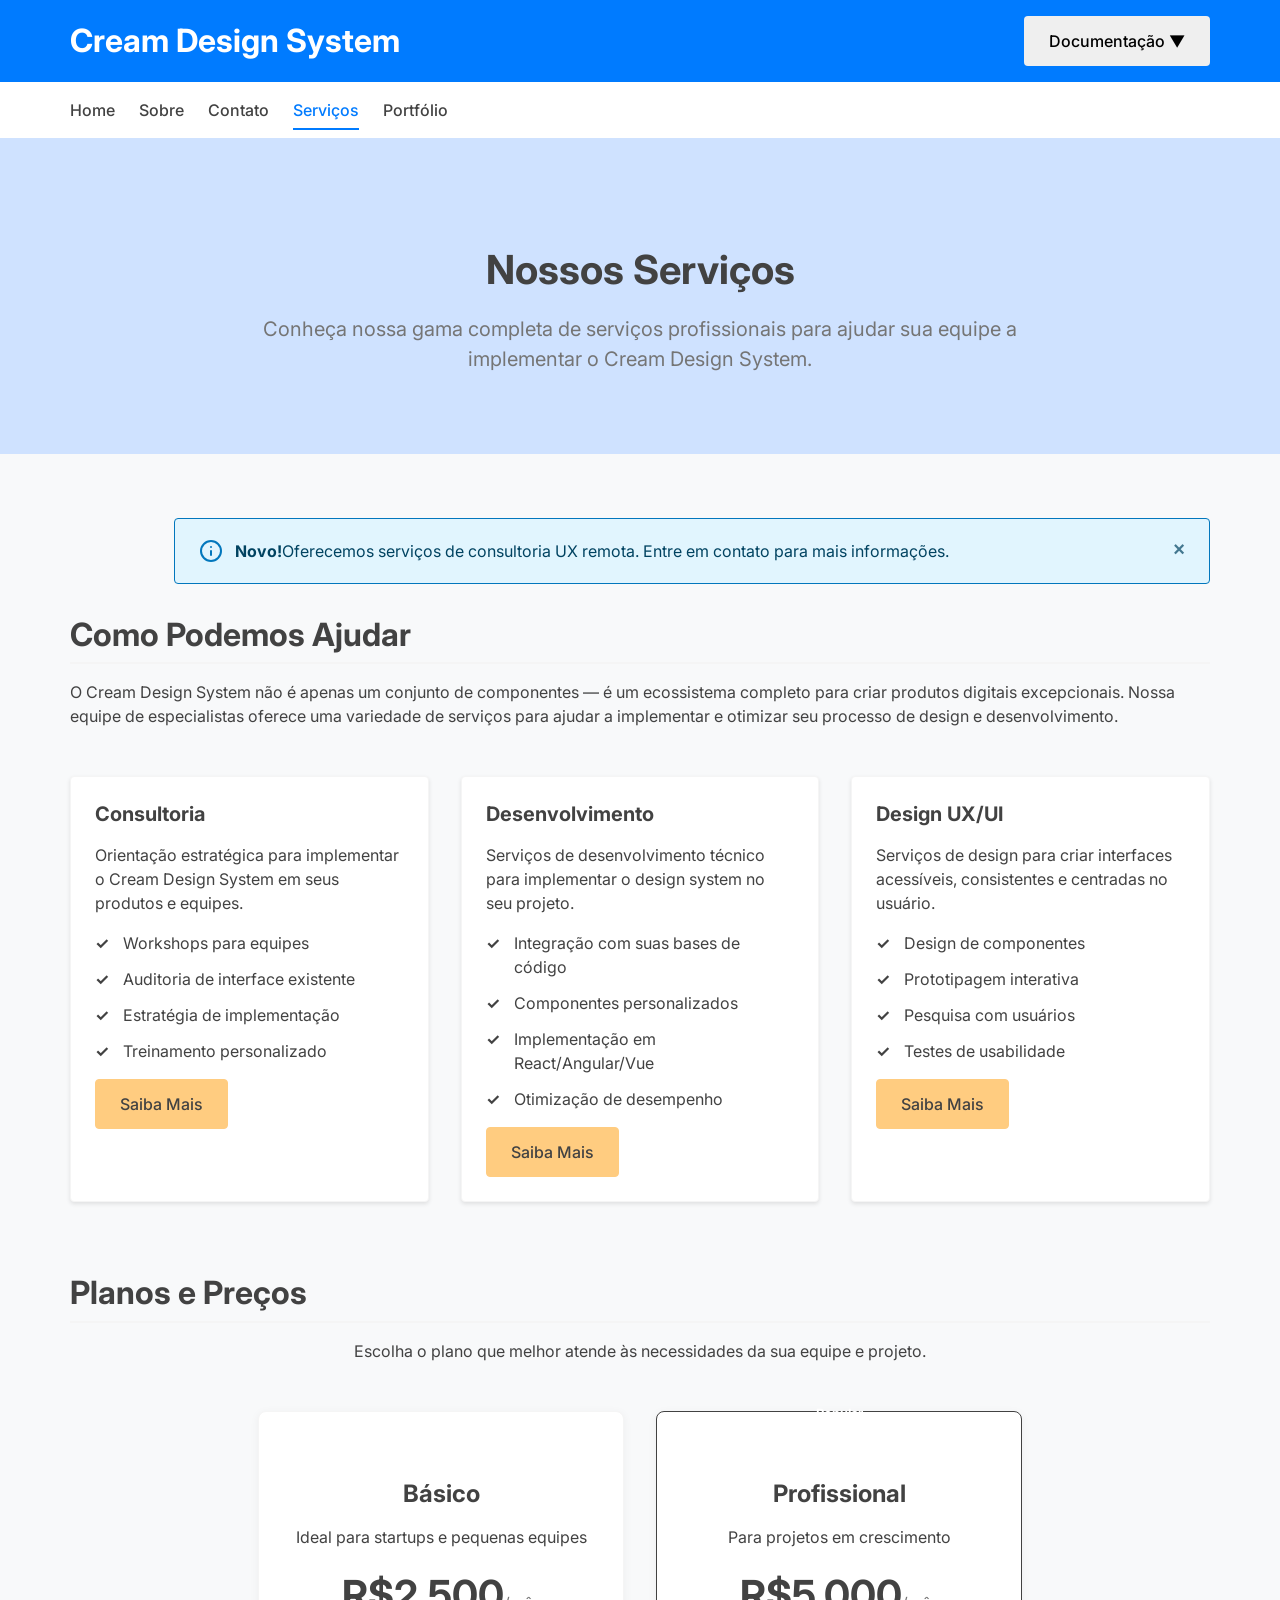
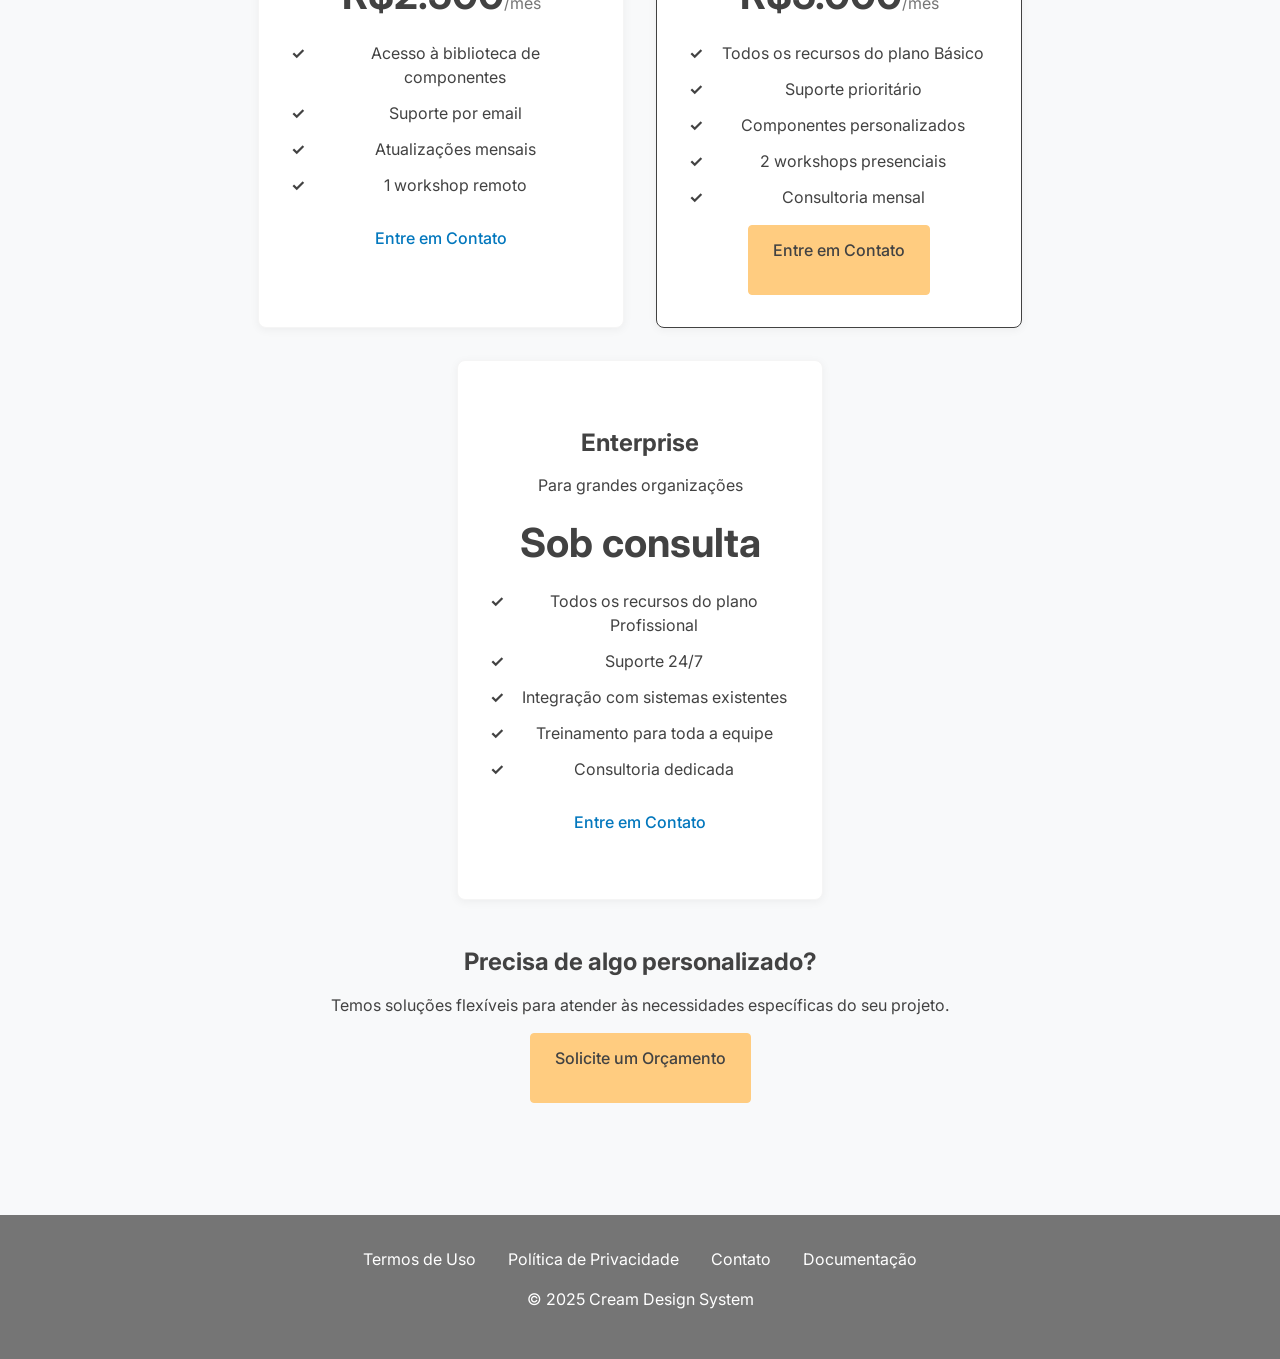
<file: CreateADesignSystemWithAI/design System Application/services.html>
<!DOCTYPE html>
<html lang="pt-BR">
<head>
    <meta charset="UTF-8">
    <meta name="viewport" content="width=device-width, initial-scale=1.0">
    <title>Serviços - Cream Design System</title>
    <!-- Importa Design System Tokens -->
    <link rel="stylesheet" href="../design-system/tokens/colors.css">
    <link rel="stylesheet" href="../design-system/tokens/typography.css">
    <!-- Importa Design System Components -->
    <link rel="stylesheet" href="../design-system/components/button.css">
    <link rel="stylesheet" href="../design-system/components/card.css">
    <link rel="stylesheet" href="../design-system/components/modal.css">
    <link rel="stylesheet" href="../design-system/components/tabs.css">
    <link rel="stylesheet" href="../design-system/components/alert.css">
    <!-- Estilos básicos para layout -->
    <style>
        body { 
            display: flex; 
            flex-direction: column; 
            min-height: 100vh; 
            margin: 0; 
            font-family: var(--font-family-base, sans-serif);
            background-color: var(--color-neutral-off-white, #f8f9fa);
        }
        .container { 
            max-width: 1140px; 
            margin: 2rem auto; 
            padding: 0 1rem; 
            flex-grow: 1; 
        }
        header {
            background-color: var(--color-primary, #007bff);
            color: white;
            padding: 1rem 0;
            box-shadow: 0 2px 4px rgba(0,0,0,0.1);
        }
        
        header .container {
            display: flex;
            justify-content: space-between;
            align-items: center;
            margin: 0 auto;
        }
        
        .logo {
            font-size: var(--font-size-xxl, 1.75rem);
            font-weight: var(--font-weight-bold, 700);
            color: white;
            text-decoration: none;
        }
        
        nav {
            background-color: var(--color-neutral-white, #fff);
            box-shadow: 0 2px 4px rgba(0,0,0,0.05);
        }
        
        nav .container {
            margin: 0 auto;
            padding: 0;
        }
        
        nav ul { 
            list-style: none; 
            padding: 0; 
            margin: 0; 
            display: flex; 
            gap: 1.5rem; 
            padding: 1rem 0; 
        }
        
        nav a { 
            text-decoration: none; 
            color: var(--text-color-primary); 
            font-weight: var(--font-weight-medium, 500);
            padding: 0.5rem 0;
            border-bottom: 2px solid transparent;
            transition: border-color 0.2s ease;
        }
        
        nav a:hover, nav a.active { 
            border-bottom-color: var(--color-primary, #007bff);
            color: var(--color-primary, #007bff);
        }
        
        footer { 
            text-align: center; 
            padding: 2rem; 
            background-color: var(--color-neutral-gray); 
            color: var(--text-color-on-dark); 
            margin-top: 2rem;
        }
        
        .footer-links {
            display: flex;
            justify-content: center;
            gap: 2rem;
            margin-bottom: 1rem;
        }
        
        .footer-links a {
            color: var(--text-color-on-dark);
            text-decoration: none;
        }
        
        .footer-links a:hover {
            text-decoration: underline;
        }
        
        .hero {
            background-color: var(--color-primary-light, #cfe2ff);
            padding: 3rem 0;
            margin-bottom: 2rem;
            text-align: center;
        }
        
        .hero h1 {
            font-size: var(--font-size-xxxl, 2.5rem);
            margin-bottom: 1rem;
            color: var(--text-color-primary);
        }
        
        .hero p {
            font-size: var(--font-size-lg, 1.25rem);
            margin-bottom: 2rem;
            max-width: 800px;
            margin-left: auto;
            margin-right: auto;
            color: var(--text-color-secondary);
        }
        
        .service-grid {
            display: grid;
            grid-template-columns: repeat(auto-fill, minmax(300px, 1fr));
            gap: 2rem;
            margin: 3rem 0;
        }
        
        .section-title {
            margin: 2rem 0 1rem;
            padding-bottom: 0.5rem;
            border-bottom: 2px solid var(--color-neutral-light-gray);
            color: var(--text-color-primary);
        }
        
        .card-grid {
            display: grid;
            grid-template-columns: repeat(auto-fill, minmax(300px, 1fr));
            gap: 1.5rem;
            margin: 2rem 0;
        }
        
        /* Dropdown menu styles */
        .dropdown-wrapper {
            position: relative;
            display: inline-block;
        }
        
        .dropdown-menu {
            display: none;
            position: absolute;
            top: 100%;
            right: 0;
            z-index: 1000;
            min-width: 180px;
            padding: 0.5rem 0;
            margin: 0.25rem 0 0;
            background-color: var(--color-neutral-white, #fff);
            border: 1px solid var(--color-neutral-light-gray, #e9ecef);
            border-radius: 4px;
            box-shadow: 0 0.5rem 1rem rgba(0, 0, 0, 0.15);
        }
        
        .dropdown-menu a {
            display: block;
            padding: 0.5rem 1rem;
            color: var(--text-color-primary, #212529);
            text-decoration: none;
            white-space: nowrap;
        }
        
        .dropdown-menu a:hover {
            background-color: var(--color-neutral-light-gray, #f8f9fa);
        }
        
        .dropdown-menu.show {
            display: block;
        }
        
        .feature-list {
            list-style: none;
            padding-left: 0;
            margin: 1rem 0;
        }
        
        .feature-list li {
            margin-bottom: 0.75rem;
            padding-left: 1.75rem;
            position: relative;
        }
        
        .feature-list li::before {
            content: "✓";
            color: var(--color-primary);
            position: absolute;
            left: 0;
            font-weight: bold;
        }
        
        .text-center {
            text-align: center;
        }
        
        .pricing-table {
            display: flex;
            flex-wrap: wrap;
            justify-content: center;
            gap: 2rem;
            margin: 3rem 0;
        }
        
        .pricing-plan {
            background-color: white;
            border-radius: 8px;
            border: 1px solid var(--color-neutral-light-gray);
            padding: 2rem;
            width: 300px;
            text-align: center;
            box-shadow: 0 2px 10px rgba(0,0,0,0.05);
            transition: transform 0.3s ease, box-shadow 0.3s ease;
        }
        
        .pricing-plan:hover {
            transform: translateY(-5px);
            box-shadow: 0 5px 20px rgba(0,0,0,0.1);
        }
        
        .pricing-plan.featured {
            border-color: var(--color-primary);
            position: relative;
            z-index: 1;
        }
        
        .pricing-plan.featured::before {
            content: "Popular";
            position: absolute;
            top: -12px;
            left: 50%;
            transform: translateX(-50%);
            background-color: var(--color-primary);
            color: white;
            padding: 0.25rem 1rem;
            border-radius: 20px;
            font-size: 0.8rem;
            font-weight: bold;
        }
        
        .price {
            font-size: 2.5rem;
            font-weight: bold;
            margin: 1rem 0;
            color: var(--text-color-primary);
        }
        
        .price small {
            font-size: 1rem;
            font-weight: normal;
            color: var(--text-color-secondary);
        }
        
        /* Alert styling */
        .alert {
            position: relative;
            padding-right: 2.5rem; /* Make space for the close button */
        }
        
        .alert-close {
            position: absolute;
            top: 0.5rem;
            right: 0.5rem;
            background: none;
            border: none;
            font-size: 1.25rem;
            cursor: pointer;
            padding: 0 0.5rem;
            color: inherit;
            opacity: 0.7;
        }
        
        .alert-close:hover {
            opacity: 1;
        }
    </style>
</head>
<body>
    <header>
        <div class="container">
            <a href="index.html" class="logo">Cream Design System</a>
            <div class="dropdown-wrapper">
                <button class="btn btn-outline" id="toggle-menu" aria-haspopup="true" aria-expanded="false" aria-controls="docs-menu">Documentação ▼</button>
                <div class="dropdown-menu" id="docs-menu" role="menu" aria-labelledby="toggle-menu">
                    <a href="../design-system/docs/index.html" role="menuitem">Guia de Uso</a>
                    <a href="#" id="components-link" role="menuitem">Componentes</a>
                    <a href="#" id="tokens-link" role="menuitem">Tokens</a>
                </div>
            </div>
        </div>
    </header>

    <nav>
        <div class="container">
            <ul>
                <li><a href="index.html" aria-label="Página Principal">Home</a></li>
                <li><a href="about.html" aria-label="Sobre Nós">Sobre</a></li>
                <li><a href="contact.html" aria-label="Página de Contato">Contato</a></li>
                <li><a href="services.html" class="active" aria-label="Nossos Serviços">Serviços</a></li>
                <li><a href="portfolio.html" aria-label="Nosso Portfólio">Portfólio</a></li>
            </ul>
        </div>
    </nav>

    <section class="hero">
        <div class="container">
            <h1>Nossos Serviços</h1>
            <p>Conheça nossa gama completa de serviços profissionais para ajudar sua equipe a implementar o Cream Design System.</p>
        </div>
    </section>

    <main class="container">
        <div class="alert alert-info" role="status">
            <button class="alert-close" aria-label="Fechar alerta">×</button>
            <strong>Novo!</strong> Oferecemos serviços de consultoria UX remota. Entre em contato para mais informações.
        </div>
        
        <h2 class="section-title">Como Podemos Ajudar</h2>
        <p>O Cream Design System não é apenas um conjunto de componentes — é um ecossistema completo para criar produtos digitais excepcionais. Nossa equipe de especialistas oferece uma variedade de serviços para ajudar a implementar e otimizar seu processo de design e desenvolvimento.</p>
        
        <div class="service-grid">
            <div class="card">
                <div class="card-body">
                    <h3 class="card-title">Consultoria</h3>
                    <p>Orientação estratégica para implementar o Cream Design System em seus produtos e equipes.</p>
                    <ul class="feature-list">
                        <li>Workshops para equipes</li>
                        <li>Auditoria de interface existente</li>
                        <li>Estratégia de implementação</li>
                        <li>Treinamento personalizado</li>
                    </ul>
                    <button class="btn btn-primary modal-trigger" data-modal="consultoria-modal">Saiba Mais</button>
                </div>
            </div>
            
            <div class="card">
                <div class="card-body">
                    <h3 class="card-title">Desenvolvimento</h3>
                    <p>Serviços de desenvolvimento técnico para implementar o design system no seu projeto.</p>
                    <ul class="feature-list">
                        <li>Integração com suas bases de código</li>
                        <li>Componentes personalizados</li>
                        <li>Implementação em React/Angular/Vue</li>
                        <li>Otimização de desempenho</li>
                    </ul>
                    <button class="btn btn-primary modal-trigger" data-modal="desenvolvimento-modal">Saiba Mais</button>
                </div>
            </div>
            
            <div class="card">
                <div class="card-body">
                    <h3 class="card-title">Design UX/UI</h3>
                    <p>Serviços de design para criar interfaces acessíveis, consistentes e centradas no usuário.</p>
                    <ul class="feature-list">
                        <li>Design de componentes</li>
                        <li>Prototipagem interativa</li>
                        <li>Pesquisa com usuários</li>
                        <li>Testes de usabilidade</li>
                    </ul>
                    <button class="btn btn-primary modal-trigger" data-modal="design-modal">Saiba Mais</button>
                </div>
            </div>
        </div>
        
        <h2 class="section-title">Planos e Preços</h2>
        <p class="text-center">Escolha o plano que melhor atende às necessidades da sua equipe e projeto.</p>
        
        <div class="pricing-table">
            <div class="pricing-plan">
                <h3>Básico</h3>
                <p>Ideal para startups e pequenas equipes</p>
                <div class="price">R$2.500<small>/mês</small></div>
                <ul class="feature-list">
                    <li>Acesso à biblioteca de componentes</li>
                    <li>Suporte por email</li>
                    <li>Atualizações mensais</li>
                    <li>1 workshop remoto</li>
                </ul>
                <a href="contact.html" class="btn btn-outline">Entre em Contato</a>
            </div>
            
            <div class="pricing-plan featured">
                <h3>Profissional</h3>
                <p>Para projetos em crescimento</p>
                <div class="price">R$5.000<small>/mês</small></div>
                <ul class="feature-list">
                    <li>Todos os recursos do plano Básico</li>
                    <li>Suporte prioritário</li>
                    <li>Componentes personalizados</li>
                    <li>2 workshops presenciais</li>
                    <li>Consultoria mensal</li>
                </ul>
                <a href="contact.html" class="btn btn-primary">Entre em Contato</a>
            </div>
            
            <div class="pricing-plan">
                <h3>Enterprise</h3>
                <p>Para grandes organizações</p>
                <div class="price">Sob consulta</div>
                <ul class="feature-list">
                    <li>Todos os recursos do plano Profissional</li>
                    <li>Suporte 24/7</li>
                    <li>Integração com sistemas existentes</li>
                    <li>Treinamento para toda a equipe</li>
                    <li>Consultoria dedicada</li>
                </ul>
                <a href="contact.html" class="btn btn-outline">Entre em Contato</a>
            </div>
        </div>
        
        <div class="text-center" style="margin: 3rem 0;">
            <h3>Precisa de algo personalizado?</h3>
            <p>Temos soluções flexíveis para atender às necessidades específicas do seu projeto.</p>
            <a href="contact.html" class="btn btn-primary">Solicite um Orçamento</a>
        </div>
    </main>

    <footer>
        <div class="footer-links">
            <a href="#" id="terms-link">Termos de Uso</a>
            <a href="#" id="privacy-link">Política de Privacidade</a>
            <a href="contact.html">Contato</a>
            <a href="../design-system/docs/index.html">Documentação</a>
        </div>
        <p>&copy; 2025 Cream Design System</p>
    </footer>

    <!-- Modais de serviços -->
    <div id="consultoria-modal" class="modal" role="dialog" aria-labelledby="consultoriaTitle" aria-hidden="true">
        <div class="modal-dialog">
            <div class="modal-content">
                <div class="modal-header">
                    <h2 id="consultoriaTitle" class="modal-title">Serviços de Consultoria</h2>
                    <button class="modal-close" aria-label="Fechar modal">×</button>
                </div>
                <div class="modal-body">
                    <p>Nossa consultoria ajuda sua equipe a implementar o Cream Design System de forma eficiente e alinhada com seus objetivos de negócio.</p>
                    
                    <h3>O que oferecemos:</h3>
                    <ul>
                        <li><strong>Workshops para equipes</strong> - Treinamentos práticos sobre design systems e como utilizar o Cream no fluxo de trabalho da equipe.</li>
                        <li><strong>Auditoria de interface</strong> - Análise completa da sua interface atual, identificando oportunidades de melhoria.</li>
                        <li><strong>Estratégia de implementação</strong> - Plano personalizado para implementar o design system em fases, minimizando impactos.</li>
                        <li><strong>Treinamento personalizado</strong> - Capacitação específica para designers, desenvolvedores e gestores de produto.</li>
                    </ul>
                    
                    <p>A consultoria pode ser contratada por hora, projeto ou como parte de um plano mensal.</p>
                </div>
                <div class="modal-footer">
                    <button class="btn btn-outline modal-close">Fechar</button>
                    <a href="contact.html" class="btn btn-primary">Solicitar Proposta</a>
                </div>
            </div>
        </div>
    </div>
    
    <div id="desenvolvimento-modal" class="modal" role="dialog" aria-labelledby="desenvolvimentoTitle" aria-hidden="true">
        <div class="modal-dialog">
            <div class="modal-content">
                <div class="modal-header">
                    <h2 id="desenvolvimentoTitle" class="modal-title">Serviços de Desenvolvimento</h2>
                    <button class="modal-close" aria-label="Fechar modal">×</button>
                </div>
                <div class="modal-body">
                    <p>Nossa equipe técnica ajuda a implementar o Cream Design System no seu projeto, garantindo alta qualidade e padrões de código.</p>
                    
                    <h3>O que oferecemos:</h3>
                    <ul>
                        <li><strong>Integração</strong> - Adaptação do design system à sua base de código existente.</li>
                        <li><strong>Componentes personalizados</strong> - Desenvolvimento de componentes específicos para as necessidades do seu produto.</li>
                        <li><strong>Implementação em frameworks</strong> - Adaptação para React, Angular, Vue ou outro framework de sua escolha.</li>
                        <li><strong>Otimização</strong> - Melhoria de desempenho, acessibilidade e compatibilidade com navegadores.</li>
                    </ul>
                    
                    <p>Trabalhamos em modelo de sprints ou projetos completos, dependendo das necessidades do cliente.</p>
                </div>
                <div class="modal-footer">
                    <button class="btn btn-outline modal-close">Fechar</button>
                    <a href="contact.html" class="btn btn-primary">Solicitar Proposta</a>
                </div>
            </div>
        </div>
    </div>
    
    <div id="design-modal" class="modal" role="dialog" aria-labelledby="designTitle" aria-hidden="true">
        <div class="modal-dialog">
            <div class="modal-content">
                <div class="modal-header">
                    <h2 id="designTitle" class="modal-title">Serviços de Design UX/UI</h2>
                    <button class="modal-close" aria-label="Fechar modal">×</button>
                </div>
                <div class="modal-body">
                    <p>Nossa equipe de designers cria interfaces intuitivas, acessíveis e alinhadas com as melhores práticas de experiência do usuário.</p>
                    
                    <h3>O que oferecemos:</h3>
                    <ul>
                        <li><strong>Design de componentes</strong> - Criação de novos componentes seguindo as diretrizes do Cream Design System.</li>
                        <li><strong>Prototipagem</strong> - Desenvolvimento de protótipos interativos de alta fidelidade para validação.</li>
                        <li><strong>Pesquisa com usuários</strong> - Entrevistas, testes e análise de dados para informar decisões de design.</li>
                        <li><strong>Testes de usabilidade</strong> - Avaliação da interface com usuários reais para identificar problemas e oportunidades.</li>
                    </ul>
                    
                    <p>Nossos designers trabalham em estreita colaboração com sua equipe, garantindo alinhamento com os objetivos de negócio e necessidades dos usuários.</p>
                </div>
                <div class="modal-footer">
                    <button class="btn btn-outline modal-close">Fechar</button>
                    <a href="contact.html" class="btn btn-primary">Solicitar Proposta</a>
                </div>
            </div>
        </div>
    </div>
    
    <!-- Modal para páginas em desenvolvimento -->
    <div id="coming-soon-modal" class="modal" role="dialog" aria-labelledby="comingSoonTitle" aria-hidden="true">
        <div class="modal-dialog">
            <div class="modal-content">
                <div class="modal-header">
                    <h2 id="comingSoonTitle" class="modal-title">Em Desenvolvimento</h2>
                    <button class="modal-close" aria-label="Fechar modal">×</button>
                </div>
                <div class="modal-body">
                    <p>Esta funcionalidade está em desenvolvimento e será disponibilizada em breve.</p>
                    <p>Fique atento às nossas atualizações!</p>
                </div>
                <div class="modal-footer">
                    <button class="btn btn-outline modal-close">Fechar</button>
                </div>
            </div>
        </div>
    </div>

    <!-- JavaScript para interatividade -->
    <script>
        document.addEventListener('DOMContentLoaded', function() {
            // Modal functionality
            const modalTriggers = document.querySelectorAll('.modal-trigger');
            
            modalTriggers.forEach(trigger => {
                trigger.addEventListener('click', function() {
                    const modalId = this.getAttribute('data-modal');
                    const modal = document.getElementById(modalId);
                    if (modal) {
                        modal.classList.add('show');
                    }
                });
            });
            
            // Close modal
            document.querySelectorAll('.modal-close').forEach(closeBtn => {
                closeBtn.addEventListener('click', function() {
                    const modal = this.closest('.modal');
                    if (modal) {
                        modal.classList.remove('show');
                    }
                });
            });
            
            // Close modal when clicking outside
            document.addEventListener('click', function(event) {
                const modals = document.querySelectorAll('.modal.show');
                modals.forEach(modal => {
                    if (modal.contains(event.target)) return;
                    if (!event.target.closest('.modal-content') && !event.target.classList.contains('modal-trigger')) {
                        modal.classList.remove('show');
                    }
                });
            });
            
            // Close modal with Escape key
            document.addEventListener('keydown', function(event) {
                if (event.key === 'Escape') {
                    const openModal = document.querySelector('.modal.show');
                    if (openModal) {
                        openModal.classList.remove('show');
                    }
                }
            });
            
            // Dropdown toggle
            const toggleMenu = document.getElementById('toggle-menu');
            const docsMenu = document.getElementById('docs-menu');
            
            if (toggleMenu && docsMenu) {
                toggleMenu.addEventListener('click', function() {
                    docsMenu.classList.toggle('show');
                });
                
                // Close dropdown when clicking outside
                document.addEventListener('click', function(event) {
                    if (!event.target.matches('#toggle-menu') && !docsMenu.contains(event.target)) {
                        docsMenu.classList.remove('show');
                    }
                });
            }
            
            // Close alert functionality
            document.querySelectorAll('.alert-close').forEach(button => {
                button.addEventListener('click', function() {
                    this.parentElement.style.display = 'none';
                });
            });
            
            // Links that trigger "coming soon" modal
            const comingSoonLinks = [
                document.getElementById('components-link'),
                document.getElementById('tokens-link'),
                document.getElementById('terms-link'),
                document.getElementById('privacy-link')
            ];
            
            const comingSoonModal = document.getElementById('coming-soon-modal');
            
            comingSoonLinks.forEach(link => {
                if (link) {
                    link.addEventListener('click', function(event) {
                        event.preventDefault();
                        comingSoonModal.classList.add('show');
                    });
                }
            });
        });
    </script>
</body>
</html>
</file>
<file: 01Teste/css/styleIndex.css>
/* Basic CSS3 styling for the webpage */

body {
    font-family: Arial, sans-serif;
    margin: 0;
    padding: 0;
    overflow-x: hidden; /* Prevent horizontal scrolling */
    display: flex;
    flex-direction: column;
    min-height: 100vh;
}

header {
    background-color: hsl(235, 97%, 29%);
    color: white;
    padding: 1em;
    text-align: center;
}

nav {
    background-color: #333;
}

nav ul {
    list-style-type: none;
    margin: 0;
    padding: 0;
    display: flex; /* Use flexbox to make the nav horizontal */
    justify-content: center; /* Center the nav items horizontally */
    flex-wrap: wrap; /* Allow nav items to wrap to the next line if needed */
}

nav ul li {
    margin: 0 10px; /* Add some margin between the nav items */
}

nav ul li a {
    display: block;
    color: white;
    text-align: center;
    padding: 14px 16px;
    text-decoration: none;
}

nav ul li a:hover {
    background-color: #111;
}

main {
    padding: 1em;
    flex: 1;
}

section {
    border-bottom: 2px solid #ccc; /* Add a bottom border to separate sections */
    padding-bottom: 1em; /* Add padding at the bottom of each section */
    margin-bottom: 1em; /* Add margin at the bottom of each section */
}

section h2 a{
    text-decoration: none;  
    margin-bottom: 2em;
}

footer {
    background-color: #333;
    color: white;
    text-align: center;
    padding: 1em;
    width: 100%;
    bottom: 0;
    position: relative;
}

@media (max-width: 320px) {
    body {
        font-size: 2em; /* Increase font size for better readability */
    }

    header {
        padding: 0.5em;
    }

    nav ul {
        flex-direction: column; /* Stack nav items vertically */
    }

    nav ul li {
        margin: 0.5em 0; /* Adjust margin for vertical layout */
    }

    nav ul li a {
        padding: 10px 12px; /* Adjust padding for smaller screens */
    }

    main {
        padding: 0.5em;
    }

    section {
        padding-bottom: 0.5em;
        margin-bottom: 0.5em;
    }

    footer {
        padding: 0%;
    }
}
</file>
<file: CreateADesignSystemWithAI/design-system/tokens/colors.css>
/* design-system/tokens/colors.css */
:root {
  /* Palette Principal "Cream" */
  --color-cream-light: #FFF8E1; /* Exemplo: Um creme bem claro */
  --color-cream-base: #FFE0B2; /* Exemplo: Creme base */
  --color-cream-dark: #FFCC80; /* Exemplo: Creme mais escuro */

  /* Cores Neutras (com bom contraste) */
  --color-neutral-white: #FFFFFF;
  --color-neutral-light-gray: #F5F5F5; /* Cinza claro para fundos */
  --color-neutral-gray: #757575;     /* Cinza médio para texto secundário */
  --color-neutral-dark-gray: #424242; /* Cinza escuro para texto principal */
  --color-neutral-black: #212121;

  /* Cores de Feedback (Exemplos Acessíveis) */
  --color-feedback-info: #0277BD;    /* Azul para informação */
  --color-feedback-success: #2E7D32; /* Verde para sucesso */
  --color-feedback-warning: #FF8F00; /* Âmbar para aviso */
  --color-feedback-error: #C62828;   /* Vermelho para erro */

  /* Cores de Texto */
  --text-color-primary: var(--color-neutral-dark-gray);
  --text-color-secondary: var(--color-neutral-gray);
  --text-color-on-dark: var(--color-neutral-white); /* Para usar sobre fundos escuros */
  --text-color-link: var(--color-feedback-info);

  /* Cores de Fundo */
  --background-color-page: var(--color-neutral-white);
  --background-color-card: var(--color-neutral-light-gray);
  --background-color-primary-button: var(--color-cream-dark);
  --background-color-primary-button-hover: #FFA726; /* Exemplo: Variação do creme */
}

/* Exemplos de uso para garantir contraste (a serem aplicados nos componentes) */
.text-primary-on-light {
  color: var(--text-color-primary);
  background-color: var(--background-color-page); /* Contraste OK */
}

.text-secondary-on-light {
  color: var(--text-color-secondary);
  background-color: var(--background-color-page); /* Contraste OK */
}

.button-primary {
  background-color: var(--background-color-primary-button);
  color: var(--text-color-primary); /* Verificar contraste! Pode precisar ser --text-color-on-dark */
  /* Adicionar padding, border-radius, etc. */
}
</file>
<file: CreateADesignSystemWithAI/design-system/tokens/typography.css>
/* design-system/tokens/typography.css */
@import url('https://fonts.googleapis.com/css2?family=Inter:wght@400;500;700&display=swap'); /* Exemplo: Importando uma fonte legível */

:root {
  /* Família de Fontes */
  --font-family-base: 'Inter', sans-serif;
  --font-family-heading: 'Inter', sans-serif; /* Pode ser a mesma ou outra */

  /* Tamanhos de Fonte (Escala Tipográfica) */
  --font-size-xs: 0.75rem;  /* 12px */
  --font-size-sm: 0.875rem; /* 14px */
  --font-size-base: 1rem;   /* 16px (padrão do navegador) */
  --font-size-md: 1.125rem; /* 18px */
  --font-size-lg: 1.25rem;  /* 20px */
  --font-size-xl: 1.5rem;   /* 24px */
  --font-size-xxl: 2rem;    /* 32px */
  --font-size-xxxl: 2.5rem; /* 40px */

  /* Pesos de Fonte */
  --font-weight-regular: 400;
  --font-weight-medium: 500;
  --font-weight-bold: 700;

  /* Alturas de Linha */
  --line-height-base: 1.5; /* Recomendado para boa legibilidade */
  --line-height-heading: 1.2;
}

/* Aplicações básicas */
body {
  font-family: var(--font-family-base);
  font-size: var(--font-size-base);
  line-height: var(--line-height-base);
  color: var(--text-color-primary); /* Definido em colors.css */
  -webkit-font-smoothing: antialiased;
  -moz-osx-font-smoothing: grayscale;
}

h1, h2, h3, h4, h5, h6 {
  font-family: var(--font-family-heading);
  font-weight: var(--font-weight-bold);
  line-height: var(--line-height-heading);
  margin-top: 1.5em;
  margin-bottom: 0.5em;
}

h1 { font-size: var(--font-size-xxxl); }
h2 { font-size: var(--font-size-xxl); }
h3 { font-size: var(--font-size-xl); }
h4 { font-size: var(--font-size-lg); }
h5 { font-size: var(--font-size-md); }
h6 { font-size: var(--font-size-base); }

p {
  margin-bottom: 1em;
}

a {
  color: var(--text-color-link);
  text-decoration: underline;
}

a:hover, a:focus {
  text-decoration: none; /* Ou outra indicação visual */
}

/* Classe utilitária para texto grande (exemplo) */
.text-large {
    font-size: var(--font-size-lg);
}
</file>
<file: CreateADesignSystemWithAI/design-system/components/button.css>
/* design-system/components/button.css */

.btn {
  display: inline-block; /* Allows setting padding/margin */
  padding: 0.75rem 1.5rem; /* Vertical and horizontal padding */
  border: 1px solid transparent; /* Default border */
  border-radius: 4px; /* Slightly rounded corners */
  font-family: var(--font-family-base, sans-serif);
  font-size: var(--font-size-base, 1rem);
  font-weight: var(--font-weight-medium, 500);
  line-height: var(--line-height-base, 1.5);
  text-align: center;
  text-decoration: none; /* Remove underline for link-styled buttons */
  cursor: pointer;
  transition: background-color 0.2s ease-in-out, border-color 0.2s ease-in-out, color 0.2s ease-in-out, box-shadow 0.2s ease-in-out;
  -webkit-font-smoothing: antialiased;
  -moz-osx-font-smoothing: grayscale;
  /* Improved touch target size for mobile/tablet accessibility */
  min-height: 44px;
  min-width: 44px;
}

/* Primary Button Style */
.btn-primary {
  background-color: var(--background-color-primary-button, #FFCC80); /* Use token */
  color: var(--text-color-primary, #424242); /* Use token - CHECK CONTRAST! */
  border-color: var(--background-color-primary-button, #FFCC80);
}

/* Secondary Button Style with improved accessibility */
.btn-secondary {
  background-color: transparent;
  color: var(--text-color-primary, #424242);
  border-color: var(--text-color-primary, #424242);
}

/* Hover and Focus States for Accessibility */
.btn-primary:hover {
  background-color: var(--background-color-primary-button-hover, #FFA726); /* Use token */
  border-color: var(--background-color-primary-button-hover, #FFA726);
  color: var(--text-color-primary, #424242); /* Ensure contrast remains ok */
}

.btn-secondary:hover {
  background-color: rgba(66, 66, 66, 0.1);
  color: var(--text-color-primary, #424242);
}

/* Enhanced focus states for better visibility */
.btn:focus-visible {
  outline: 3px solid var(--color-feedback-info, #0277BD); /* High contrast outline */
  outline-offset: 2px;
  box-shadow: 0 0 0 4px rgba(2, 119, 189, 0.4); /* Secondary visual indicator */
  position: relative; /* For z-index if needed */
  z-index: 1; /* Ensure the focus outline is visible */
}

/* Target all browsers - fallback */
.btn:focus:not(:focus-visible) {
  outline: none;
  box-shadow: 0 0 0 3px rgba(2, 119, 189, 0.4);
}

/* Active State */
.btn-primary:active {
  /* Slightly darker or different style when clicked */
  background-color: #FB8C00; /* Example: Darker shade */
  border-color: #FB8C00;
}

.btn-secondary:active {
  background-color: rgba(66, 66, 66, 0.2);
}

/* Disabled State */
.btn:disabled,
.btn[aria-disabled="true"] {
  opacity: 0.65;
  cursor: not-allowed;
  box-shadow: none;
  /* Improved disabled state with better contrast */
  background-color: #f1f1f1; 
  color: #767676; /* Meets 3:1 contrast ratio against #f1f1f1 */
  border-color: #d6d6d6;
}

/* Icon button - needs accessible label */
.btn-icon {
  padding: 0.75rem;
  display: inline-flex;
  align-items: center;
  justify-content: center;
}

/* Small size variant */
.btn-sm {
  padding: 0.5rem 1rem;
  font-size: 0.875rem;
  /* Still maintain min-height for touch target */
  min-height: 44px;
}

/* High contrast mode support */
@media (forced-colors: active) {
  .btn {
    border: 1px solid ButtonText;
  }
  .btn:focus {
    outline: 2px solid ButtonText;
  }
}

/* Accessibility Note:
   - Ensures proper contrast with WCAG 2.1 AA standard (4.5:1 for normal text)
   - Focus states are highly visible for keyboard navigation
   - Touch targets are at least 44x44px for mobile accessibility
   - Support for Windows High Contrast Mode
   - When using <a> as buttons, add role="button" and tabindex="0"
   - Make sure to include aria-disabled="true" with disabled attribute
*/
</file>
<file: CreateADesignSystemWithAI/design-system/components/card.css>
/* === Card Component === */

.card {
    border: 1px solid var(--color-neutral-light-gray); /* Use a light border */
    border-radius: 4px; /* Slightly rounded corners */
    background-color: var(--color-neutral-white); /* White background */
    box-shadow: 0 2px 4px rgba(0, 0, 0, 0.1); /* Subtle shadow */
    overflow: hidden; /* Ensure content respects border radius */
    display: flex;
    flex-direction: column;
    color: var(--text-color-primary); /* Use primary text color */
    margin: 0 0 1.5rem 0; /* Simplified margins - better for responsive layouts */
    max-width: 100%; /* Ensure card doesn't overflow container */
    position: relative; /* For focus handling */
}

/* Interactive card - for cards that are entirely clickable */
.card-interactive {
    cursor: pointer;
    transition: transform 0.2s ease-out, box-shadow 0.2s ease-out;
}

.card-interactive:hover {
    box-shadow: 0 4px 8px rgba(0, 0, 0, 0.1);
    transform: translateY(-2px);
}

/* Ensure proper focus states for keyboard navigation */
.card-interactive:focus-within {
    outline: 3px solid var(--color-feedback-info, #0277BD);
    outline-offset: 2px;
}

/* If the card itself is a link or has tabindex */
.card[tabindex]:focus,
a.card:focus {
    outline: 3px solid var(--color-feedback-info, #0277BD);
    outline-offset: 2px;
}

.card-image {
    width: 100%;
    /* height: auto; /* Adjust as needed or set a fixed height */
    /* object-fit: cover; /* If using <img> */
    border-bottom: 1px solid var(--color-neutral-light-gray);
    overflow: hidden; /* Ensures images don't overflow */
}

/* Allow direct img child */
.card-image img {
    display: block;
    width: 100%;
    height: auto;
    /* Add smooth transition for images - respect motion preferences */
    transition: transform 0.3s ease-out;
}

/* Optional image zoom effect for interactive cards */
.card-interactive:hover .card-image img {
    transform: scale(1.05);
}

/* Respect reduced motion preferences */
@media (prefers-reduced-motion: reduce) {
    .card-interactive,
    .card-image img {
        transition: none;
    }
    
    .card-interactive:hover {
        transform: none;
    }
    
    .card-interactive:hover .card-image img {
        transform: none;
    }
}

.card-header {
    padding: 1.5rem 1.5rem 0.75rem; /* Increased padding (top, sides, bottom) */
    border-bottom: 1px solid var(--color-neutral-light-gray);
}

.card-body {
    padding: 1.5rem; /* Consistent padding */
    flex-grow: 1; /* Allows body to fill space if card height is fixed */
}

.card-body > * {
    margin-bottom: 1rem; /* Spacing between elements inside card body */
}

.card-body > *:last-child {
    margin-bottom: 0; /* Remove margin from last element */
}

.card-title {
    font-size: var(--font-size-large, 1.25rem);
    font-weight: var(--font-weight-bold, 700);
    margin-top: 0;
    margin-bottom: 1rem; /* Spacing below title */
    color: var(--text-color-headings, var(--text-color-primary, #424242)); /* Use heading color if defined */
    /* Ensure text doesn't overflow and is readable */
    line-height: 1.3;
    overflow-wrap: break-word;
    word-wrap: break-word;
}

.card-footer {
    padding: 1rem 1.5rem; /* Consistent padding */
    border-top: 1px solid var(--color-neutral-light-gray);
    display: flex;
    justify-content: flex-end; /* Align items (like buttons) to the right */
    gap: 0.75rem; /* Gap between elements */
    flex-wrap: wrap; /* Allow buttons to wrap on narrow cards */
}

/* Card with links that should have a clear focus indicator */
.card a:focus-visible {
    outline: 2px solid var(--color-feedback-info, #0277BD);
    outline-offset: 2px;
    border-radius: 2px;
}

/* Ensure buttons have proper size in cards */
.card .btn {
    min-height: 44px; /* Proper touch target */
}

/* Optional: Card layout variations */
.card-horizontal {
    flex-direction: row;
    align-items: stretch;
}

.card-horizontal .card-image {
    width: 33.333%;
    border-bottom: 0;
    border-right: 1px solid var(--color-neutral-light-gray);
}

.card-horizontal .card-content {
    width: 66.667%;
    display: flex;
    flex-direction: column;
}

/* Accessible responsive adjustments */
@media (max-width: 576px) {
    .card-horizontal {
        flex-direction: column;
    }
    
    .card-horizontal .card-image,
    .card-horizontal .card-content {
        width: 100%;
    }
    
    .card-horizontal .card-image {
        border-right: 0;
        border-bottom: 1px solid var(--color-neutral-light-gray);
    }
}

/* High contrast mode support */
@media (forced-colors: active) {
    .card {
        border: 1px solid ButtonText;
        box-shadow: none;
    }
    
    .card-interactive:hover {
        transform: none;
        box-shadow: none;
    }
    
    .card-header,
    .card-footer,
    .card-image {
        border-color: ButtonText;
    }
    
    .card-interactive:focus-within,
    .card[tabindex]:focus,
    a.card:focus {
        outline: 2px solid ButtonText;
    }
}

/* Utility class for cards with uniform height in a row */
.card-equal-height {
    display: flex;
    flex-direction: column;
    height: 100%;
}

/* If the entire card is a link (a common pattern) */
a.card {
    text-decoration: none;
    color: inherit;
}

/* Accessibility Note:
   - Cards with images must include alt text (handled in HTML)
   - If a card is entirely clickable, ensure proper focus states and keyboard accessibility
   - Consider appropriate heading levels within cards (usually h3 or below)
   - Ensure sufficient color contrast between text and background
   - For card grids, use semantically appropriate list structures in HTML
*/
</file>
<file: CreateADesignSystemWithAI/design-system/components/alert.css>
/* design-system/components/alert.css */

/* Alert container with flexbox layout */
.alert {
  padding: 1rem;
  margin-bottom: 1rem;
  border: 1px solid transparent;
  border-radius: 4px;
  font-family: var(--font-family-base, sans-serif);
  font-size: var(--font-size-base, 1rem);
  line-height: var(--line-height-base, 1.5);
  position: relative;
  display: flex;  /* Ensure flex layout */
  align-items: center; /* Center items vertically */
  /* Animation for alert showing/hiding */
  transition: opacity 0.3s ease-out;
  margin-left: calc(10% - 10px); /* Reduce left margin by 10% */
  margin-right: 0; /* Keep right margin as is */
}

/* Alert icon container */
.alert::before {
  content: "";
  display: inline-block;
  width: 24px;
  height: 24px;
  margin-right: 0.75rem;
  background-repeat: no-repeat;
  background-position: center;
}

/* Alert Variants using Feedback Colors with improved contrast */
.alert-info {
  color: #014361; /* Darker for better contrast against light blue */
  background-color: #E1F5FE; /* Light blue background */
  border-color: var(--color-feedback-info, #0277BD);
  padding: 1.25rem 1.5rem; /* Increased padding for better spacing */
  margin-bottom: 1.5rem; /* Increased bottom margin */
}

.alert-info::before {
  background-image: url("data:image/svg+xml,%3Csvg xmlns='http://www.w3.org/2000/svg' width='24' height='24' viewBox='0 0 24 24' fill='none' stroke='%230277BD' stroke-width='2' stroke-linecap='round' stroke-linejoin='round'%3E%3Ccircle cx='12' cy='12' r='10'%3E%3C/circle%3E%3Cline x1='12' y1='16' x2='12' y2='12'%3E%3C/line%3E%3Cline x1='12' y1='8' x2='12.01' y2='8'%3E%3C/line%3E%3C/svg%3E");
}

.alert-success {
  color: #1B5E20; /* Darker for better contrast against light green */
  background-color: #E8F5E9; /* Light green background */
  border-color: var(--color-feedback-success, #2E7D32);
}

.alert-success::before {
  background-image: url("data:image/svg+xml,%3Csvg xmlns='http://www.w3.org/2000/svg' width='24' height='24' viewBox='0 0 24 24' fill='none' stroke='%232E7D32' stroke-width='2' stroke-linecap='round' stroke-linejoin='round'%3E%3Cpath d='M22 11.08V12a10 10 0 1 1-5.93-9.14'%3E%3C/path%3E%3Cpolyline points='22 4 12 14.01 9 11.01'%3E%3C/polyline%3E%3C/svg%3E");
}

.alert-warning {
  color: #B36800; /* Darker for better contrast against light amber */
  background-color: #FFF8E1; /* Light yellow/amber background */
  border-color: var(--color-feedback-warning, #FF8F00);
}

.alert-warning::before {
  background-image: url("data:image/svg+xml,%3Csvg xmlns='http://www.w3.org/2000/svg' width='24' height='24' viewBox='0 0 24 24' fill='none' stroke='%23FF8F00' stroke-width='2' stroke-linecap='round' stroke-linejoin='round'%3E%3Cpath d='M10.29 3.86L1.82 18a2 2 0 0 0 1.71 3h16.94a2 2 0 0 0 1.71-3L13.71 3.86a2 2 0 0 0-3.42 0z'%3E%3C/path%3E%3Cline x1='12' y1='9' x2='12' y2='13'%3E%3C/line%3E%3Cline x1='12' y1='17' x2='12.01' y2='17'%3E%3C/line%3E%3C/svg%3E");
}

.alert-error {
  color: #A41C1C; /* Darker for better contrast against light red */
  background-color: #FFEBEE; /* Light red background */
  border-color: var(--color-feedback-error, #C62828);
}

.alert-error::before {
  background-image: url("data:image/svg+xml,%3Csvg xmlns='http://www.w3.org/2000/svg' width='24' height='24' viewBox='0 0 24 24' fill='none' stroke='%23C62828' stroke-width='2' stroke-linecap='round' stroke-linejoin='round'%3E%3Ccircle cx='12' cy='12' r='10'%3E%3C/circle%3E%3Cline x1='15' y1='9' x2='9' y2='15'%3E%3C/line%3E%3Cline x1='9' y1='9' x2='15' y2='15'%3E%3C/line%3E%3C/svg%3E");
}

/* Alert with no icon */
.alert-no-icon::before {
  display: none;
}

/* Style for the close button with improved accessibility and right alignment */
.alert-close {
  margin-left: auto; /* Push to the right */
  font-size: 1.5rem;
  font-weight: bold;
  line-height: 1;
  color: inherit; /* Inherit color from the alert variant */
  background: transparent;
  border: 0;
  padding: 0.25rem 0.5rem;
  cursor: pointer;
  /* Improved accessibility for touch */
  min-width: 44px; /* WCAG 2.5.5 Target Size (Enhanced) Level AAA recommendation */
  min-height: 44px;
  display: flex;
  align-items: center;
  justify-content: center;
  border-radius: 4px;
  /* Move from absolute positioning to flex alignment */
  position: static;
  /* Ensure adequate touch target spacing */
  touch-action: manipulation;
  /* Add appropriate aria attributes in HTML: aria-label="Close alert" */
}

.alert-close:hover,
.alert-close:focus {
  opacity: 1;
  background-color: rgba(0, 0, 0, 0.1); /* Increased contrast for better visibility */
  text-decoration: none;
}

/* Enhanced keyboard focus state */
.alert-close:focus-visible {
  outline: 3px solid currentColor; /* Focus indicator using the alert's text color */
  outline-offset: 2px;
  box-shadow: 0 0 0 2px #ffffff; /* Additional focus indicator for visibility */
}

/* For browsers without :focus-visible support */
.alert-close:focus:not(:focus-visible) {
  outline: none;
  background-color: rgba(0, 0, 0, 0.1);
}

/* Alert content - allows for structure in the alert message */
.alert-content {
  flex: 1; /* Take remaining space */
  margin-right: 0.5rem; /* Add some space between content and close button */
}

/* Alert heading for more complex alerts */
.alert-heading {
  font-weight: var(--font-weight-bold, 700);
  margin-top: 0;
  margin-bottom: 0.5rem;
}

/* Reduced motion preference */
@media (prefers-reduced-motion: reduce) {
  .alert {
    transition: none;
  }
}

/* High contrast mode support */
@media (forced-colors: active) {
  .alert {
    border: 1px solid ButtonText;
  }
  
  .alert-close {
    border: 1px solid transparent; /* Ensures the button has a visible border in high contrast mode */
  }
  
  .alert-close:focus,
  .alert-close:hover {
    border-color: ButtonText; /* Ensures visible focus in high contrast mode */
  }
  
  .alert-close:focus-visible {
    outline: 2px solid ButtonText;
    outline-offset: 2px;
  }
}

/* Accessibility Note:
   - Colors have been adjusted to meet WCAG 2.1 AA contrast requirements (4.5:1 for normal text)
   - Use role="alert" for important, time-sensitive information or errors that should be announced immediately
   - Use role="status" for less critical information (like success messages) that can be announced when idle
   - The close button should include an accessible label: aria-label="Close alert" or aria-label="Dismiss message"
   - Add aria-labelledby to alert if the alert has a visible heading that describes its purpose
   - SVG icons should include aria-hidden="true" when used in HTML to prevent duplicate announcements
   - For JS animations, respect prefers-reduced-motion
   - Close button meets WCAG 2.5.5 Target Size (Enhanced) Level AAA recommendation
*/
</file>
<file: CreateADesignSystemWithAI/design-system/components/tabs.css>
/* === Tabs Component === */

.tabs {
    /* Container for the whole tabs component */
    display: flex;
    flex-direction: column;
    width: 100%;
}

.tab-list {
    display: flex;
    border-bottom: 2px solid var(--color-neutral-light-gray);
    margin-bottom: var(--spacing-medium);
    padding-left: 0; /* Remove default list padding if using ul */
    list-style: none; /* Remove default list style if using ul */
    flex-wrap: wrap; /* Allow tabs to wrap on smaller screens */
    gap: 2px; /* Small gap between wrapped tabs */
    position: relative; /* For focus indicator positioning */
}

.tab-list[aria-orientation="vertical"] {
    flex-direction: column;
    border-bottom: none;
    border-right: 2px solid var(--color-neutral-light-gray);
    margin-bottom: 0;
    margin-right: var(--spacing-medium);
}

.tab-item {
    padding: var(--spacing-small) var(--spacing-medium);
    margin-bottom: -2px; /* Overlap the border-bottom of tab-list */
    border: 2px solid transparent;
    border-top-left-radius: 4px;
    border-top-right-radius: 4px;
    background-color: transparent;
    color: var(--color-neutral-gray); /* Inactive tab color */
    cursor: pointer;
    font-size: var(--font-size-base);
    font-weight: var(--font-weight-medium);
    transition: color 0.15s ease-in-out, border-color 0.15s ease-in-out, background-color 0.15s ease-in-out;
    /* Accessibility improvements */
    min-height: 44px; /* Proper touch target size */
    display: flex;
    align-items: center;
    position: relative;
}

/* Handle vertical tabs differently */
.tab-list[aria-orientation="vertical"] .tab-item {
    margin-bottom: 0; /* Reset */
    margin-right: -2px; /* Overlap the border-right of tab-list */
    border-radius: 4px 0 0 4px; /* Round left corners only */
}

.tab-item:hover,
.tab-item:focus {
    color: var(--text-color-primary); /* Hover/focus color */
    border-bottom-color: var(--color-neutral-gray); /* Subtle indicator on hover/focus */
    background-color: rgba(0, 0, 0, 0.02); /* Very subtle background */
}

/* Enhanced keyboard focus indicator for accessibility */
.tab-item:focus-visible {
    outline: 3px solid var(--color-feedback-info, #0277BD);
    outline-offset: -3px;
    position: relative;
    z-index: 2; /* Ensure focus indicator appears above other elements */
    box-shadow: none;
}

/* For browsers that don't support :focus-visible */
.tab-item:focus:not(:focus-visible) {
    outline: none;
}

/* Target all browsers - fallback */
@supports not selector(:focus-visible) {
    .tab-item:focus {
        outline: 3px solid var(--color-feedback-info, #0277BD);
        outline-offset: -3px;
    }
}

/* Active tab state (set via JS and aria-selected) */
.tab-item[aria-selected="true"] {
    color: var(--text-color-primary); /* Active tab text color */
    border-color: var(--color-neutral-light-gray) var(--color-neutral-light-gray) var(--color-neutral-white);
    border-bottom-color: var(--color-neutral-white); /* Hide bottom border by matching background */
    background-color: var(--color-neutral-white); /* Match panel background */
    font-weight: var(--font-weight-bold, 700); /* Make active tab more prominent */
    z-index: 1; /* Ensure the active tab appears above the tab-list border */
}

/* Active tab in vertical orientation */
.tab-list[aria-orientation="vertical"] .tab-item[aria-selected="true"] {
    border-color: var(--color-neutral-light-gray) var(--color-neutral-white) var(--color-neutral-light-gray) var(--color-neutral-light-gray);
    border-right-color: var(--color-neutral-white);
}

.tab-panel {
    padding: var(--spacing-medium);
    color: var(--text-color-primary);
    border-radius: 0 0 4px 4px;
    min-height: 150px; /* Prevent layout shifts when switching between tabs with different content heights */
}

/* Vertical layout - panel styling */
.tabs[data-orientation="vertical"] {
    flex-direction: row;
    align-items: flex-start;
}

.tabs[data-orientation="vertical"] .tab-panel {
    border-radius: 0 4px 4px 0;
}

/* Hide inactive panels (managed by JS using 'hidden' attribute) */
.tab-panel[hidden] {
    display: none;
}

/* If a panel can receive focus (e.g., if it has interactive elements) */
.tab-panel:focus {
    outline: none;
    box-shadow: 0 0 0 2px var(--color-feedback-info, #0277BD);
}

/* Reduced motion support */
@media (prefers-reduced-motion: reduce) {
    .tab-item {
        transition: none;
    }
}

/* High contrast mode support */
@media (forced-colors: active) {
    .tab-item {
        border: 1px solid transparent;
    }
    
    .tab-item[aria-selected="true"] {
        border: 1px solid ButtonText;
        font-weight: bold;
    }
    
    .tab-item:focus-visible {
        outline: 2px solid ButtonText;
        outline-offset: -2px;
    }
    
    .tab-panel {
        border: 1px solid ButtonText;
    }
}

/* Responsive design adjustments */
@media (max-width: 600px) {
    .tab-list {
        overflow-x: auto; /* Allow horizontal scrolling on small screens */
        flex-wrap: nowrap; /* Prevent wrapping on very small screens */
        -webkit-overflow-scrolling: touch; /* Smooth scrolling on iOS */
        scrollbar-width: thin; /* Firefox */
    }
    
    /* Hide scrollbar in WebKit browsers */
    .tab-list::-webkit-scrollbar {
        height: 4px;
    }
    
    .tab-list::-webkit-scrollbar-thumb {
        background-color: var(--color-neutral-gray);
        border-radius: 4px;
    }
    
    .tab-list::-webkit-scrollbar-track {
        background-color: var(--color-neutral-light-gray);
    }
}
</file>
<file: CreateADesignSystemWithAI/design-system/components/dropdown.css>
/* === Dropdown Component === */

.dropdown {
    position: relative; /* Needed for absolute positioning of the menu */
    display: inline-block; /* Or block, depending on layout needs */
}

.dropdown-toggle {
    /* Inherits .btn styles, add specifics if needed */
    position: relative;
    display: inline-flex;
    align-items: center;
    text-align: left;
    padding-right: 2rem; /* Space for caret */
}

/* Add a visual caret to indicate dropdown functionality */
.dropdown-toggle::after {
    content: '';
    display: inline-block;
    position: absolute;
    right: 0.75rem;
    width: 0.5em;
    height: 0.5em;
    margin-left: 0.5em;
    border-bottom: 1px solid currentColor;
    border-right: 1px solid currentColor;
    transform: rotate(45deg) translateY(-50%);
}

/* Rotate caret when menu is open */
.dropdown-toggle[aria-expanded="true"]::after {
    transform: rotate(-135deg) translateY(-50%);
}

.dropdown-menu {
    display: none; /* Hidden by default */
    position: absolute;
    z-index: 1000; /* Ensure it's above other content */
    top: 100%; /* Position below the toggle button */
    left: 0;
    min-width: 160px; /* Minimum width */
    padding: var(--spacing-small) 0; /* Vertical padding */
    margin: 2px 0 0; /* Small gap from toggle */
    list-style: none;
    background-color: var(--color-neutral-white);
    border: 1px solid var(--color-neutral-light-gray);
    border-radius: 4px;
    box-shadow: 0 4px 8px rgba(0, 0, 0, 0.1);
    color: var(--text-color-primary);
    /* Improved accessibility */
    max-height: 70vh; /* Limit height for long lists */
    overflow-y: auto; /* Allow scrolling for long lists */
}

/* State when dropdown menu is open (add via JS) */
.dropdown-menu.is-open {
    display: block;
}

.dropdown-item {
    display: block;
    width: 100%;
    padding: var(--spacing-small) var(--spacing-medium);
    clear: both;
    font-weight: normal;
    color: var(--text-color-primary);
    text-align: left; /* Explicitly set left alignment for consistent appearance */
    white-space: nowrap;
    background-color: transparent;
    border: 0;
    cursor: pointer;
    /* Enhanced accessibility */
    min-height: 44px; /* Proper touch target size */
    display: flex;
    align-items: center;
}

.dropdown-item:hover,
.dropdown-item:focus {
    color: var(--text-color-primary); /* Adjust if needed */
    background-color: var(--color-neutral-light-gray); /* Hover/focus background */
    text-decoration: none;
}

/* Add a visible focus state for accessibility */
.dropdown-item:focus-visible {
    outline: 3px solid var(--color-feedback-info, #0277BD); /* Consistent with button focus */
    outline-offset: -3px; /* Keep outline inside the item */
    position: relative;
    z-index: 1;
    box-shadow: none; /* Remove any potentially obscuring shadows */
}

/* For browsers without :focus-visible support */
.dropdown-item:focus:not(:focus-visible) {
    outline: none;
    background-color: var(--color-neutral-light-gray);
}

.dropdown-item:disabled,
.dropdown-item[aria-disabled="true"] {
    color: var(--color-neutral-gray);
    pointer-events: none;
    background-color: transparent;
    opacity: 0.65;
}

.dropdown-divider {
    height: 0;
    margin: var(--spacing-small) 0;
    overflow: hidden;
    border-top: 1px solid var(--color-neutral-light-gray);
}

/* Selected item styling */
.dropdown-item[aria-selected="true"] {
    background-color: rgba(2, 119, 189, 0.1); /* Light highlight */
    font-weight: var(--font-weight-medium, 500); /* Slightly heavier font */
}

.dropdown-item[aria-selected="true"]::before {
    content: '✓'; /* Checkmark */
    display: inline-block;
    margin-right: 0.5rem;
    color: var(--color-feedback-info);
}

/* High contrast mode support */
@media (forced-colors: active) {
    .dropdown-toggle::after {
        border-color: ButtonText;
    }
    
    .dropdown-menu {
        border: 1px solid ButtonText;
    }
    
    .dropdown-item:focus {
        outline: 2px solid ButtonText;
        outline-offset: -2px;
    }
    
    .dropdown-item[aria-selected="true"] {
        border: 1px dashed ButtonText;
    }
}

/* Position variants */
.dropdown-menu-right {
    right: 0;
    left: auto;
}

.dropdown-menu-top {
    bottom: 100%;
    top: auto;
    margin: 0 0 2px 0; /* Gap above toggle */
}

/* Prevent issues when zooming */
@media screen and (max-width: 480px) {
    .dropdown-menu {
        min-width: 100%; /* Match toggle width on small screens */
    }
}

/* Alignment helpers for dropdown content */
.dropdown-menu-centered .dropdown-item {
    justify-content: center;
    text-align: center;
}

.dropdown-menu-right-aligned .dropdown-item {
    justify-content: flex-end;
    text-align: right;
}

/* Text alignment for dropdown toggle */
.dropdown-toggle.text-center {
    text-align: center;
    justify-content: center;
}

.dropdown-toggle.text-right {
    text-align: right;
    justify-content: flex-end;
}
</file>
<file: CreateADesignSystemWithAI/design-system/components/modal.css>
/* === Modal Component === */

.modal {
    display: none; /* Hidden by default */
    position: fixed; /* Stay in place */
    z-index: 1050; /* Sit on top */
    left: 0;
    top: 0;
    width: 100%;
    height: 100%;
    overflow: hidden; /* Disable scroll on modal itself */
    outline: 0;
    align-items: center; /* Center vertically */
    justify-content: center; /* Center horizontally */
}

/* State when modal is open (add this class via JS) */
.modal.is-open {
    display: flex;
}

.modal-backdrop {
    position: fixed;
    top: 0;
    left: 0;
    z-index: 1040; /* Below modal content, above everything else */
    width: 100vw;
    height: 100vh;
    background-color: rgba(0, 0, 0, 0.5); /* Semi-transparent black */
}

.modal-content {
    position: relative;
    z-index: 1050; /* Above backdrop */
    background-color: var(--color-neutral-white);
    border-radius: 4px;
    box-shadow: 0 5px 15px rgba(0, 0, 0, 0.2);
    display: flex;
    flex-direction: column;
    max-height: 90vh; /* Limit height */
    width: 500px; /* Default width, adjust as needed */
    max-width: 90vw; /* Limit width on smaller screens */
    color: var(--text-color-primary);
    animation: modal-fade-in 0.3s ease-out; /* Simple fade-in animation */
    /* Ensure proper contrast with backdrop */
    border: 1px solid var(--color-neutral-light-gray);
}

/* Reduced motion accessibility feature */
@media (prefers-reduced-motion: reduce) {
    .modal-content {
        animation: none;
        transition: none;
    }
}

@keyframes modal-fade-in {
    from { opacity: 0; transform: translateY(-20px); }
    to { opacity: 1; transform: translateY(0); }
}

.modal-header {
    display: flex;
    align-items: flex-start; /* Align items to top */
    justify-content: space-between; /* Title left, close button right */
    padding: var(--spacing-medium);
    border-bottom: 1px solid var(--color-neutral-light-gray);
}

.modal-title {
    margin: 0;
    font-size: var(--font-size-large);
    font-weight: var(--font-weight-bold);
    line-height: 1.4;
    color: var(--text-color-headings);
}

.modal-close {
    padding: 0.5rem; /* Increased for larger touch target */
    background-color: transparent;
    border: 0;
    font-size: 1.5rem;
    font-weight: bold;
    line-height: 1;
    color: var(--color-neutral-gray);
    opacity: 0.85; /* Improved for better contrast */
    cursor: pointer;
    margin-left: var(--spacing-medium); /* Space from title */
    /* Ensure touch target is large enough */
    min-width: 44px;
    min-height: 44px;
    display: flex;
    align-items: center;
    justify-content: center;
    border-radius: 4px; /* Rounded corners */
}

.modal-close:hover,
.modal-close:focus {
    opacity: 1;
    text-decoration: none;
    color: var(--color-neutral-dark-gray); /* Darker color for better contrast */
    background-color: rgba(0, 0, 0, 0.05); /* Light background for visual feedback */
}

/* Enhanced focus state for keyboard navigation */
.modal-close:focus-visible {
    outline: 3px solid var(--color-feedback-info, #0277BD);
    outline-offset: 2px;
    box-shadow: 0 0 0 4px rgba(2, 119, 189, 0.4);
    position: relative;
    z-index: 1;
}

.modal-body {
    position: relative;
    flex: 1 1 auto; /* Allow body to grow and shrink */
    padding: var(--spacing-medium);
    overflow-y: auto; /* Add scroll if content overflows */
}

.modal-footer {
    display: flex;
    flex-wrap: wrap;
    align-items: center; /* Align items vertically */
    justify-content: flex-end; /* Align buttons to the right */
    padding: var(--spacing-small) var(--spacing-medium);
    border-top: 1px solid var(--color-neutral-light-gray);
    gap: var(--spacing-small); /* Space between buttons */
}

/* Optional: Prevent body scroll when modal is open (add class via JS) */
body.modal-open {
    overflow: hidden;
    padding-right: var(--scrollbar-width, 0); /* Prevent layout shift when scrollbar disappears */
}

/* High contrast mode support */
@media (forced-colors: active) {
    .modal-content {
        border: 2px solid ButtonText;
    }
    
    .modal-close {
        border: 1px solid ButtonText;
    }
    
    .modal-header,
    .modal-footer {
        border-color: ButtonText;
    }
}

/* Accessibility utilities */
.visually-hidden {
    position: absolute;
    width: 1px;
    height: 1px;
    margin: -1px;
    padding: 0;
    overflow: hidden;
    clip: rect(0, 0, 0, 0);
    white-space: nowrap;
    border: 0;
}

/* Modal sizes for different use cases */
.modal-sm .modal-content {
    width: 300px;
}

.modal-lg .modal-content {
    width: 800px;
}

/* Optional: Dialog polyfill styles for browsers that don't support <dialog> */
.modal[data-using-dialog-polyfill] {
    position: static;
}
</file>
<file: CreateADesignSystemWithAI/design-system/docs/style.css>
/* design-system/docs/style.css */
body {
    display: grid;
    grid-template-areas:
        "header header"
        "nav main"
        "footer footer";
    grid-template-columns: 250px 1fr; /* Largura da navegação e conteúdo principal */
    grid-template-rows: auto 1fr auto;
    min-height: 100vh;
    margin: 0;
    background-color: var(--background-color-page, #fff); /* Fallback */
    color: var(--text-color-primary, #212121); /* Fallback */
}

.doc-header {
    grid-area: header;
    background-color: var(--color-cream-base, #FFE0B2); /* Usando cor do tema */
    padding: 1rem 2rem;
    border-bottom: 1px solid var(--color-cream-dark, #FFCC80);
}

.doc-header h1 {
    margin: 0;
    color: var(--text-color-primary);
}

.doc-nav {
    grid-area: nav;
    padding: 1rem;
    border-right: 1px solid var(--color-neutral-light-gray, #eee);
    background-color: var(--color-neutral-white);
    overflow-y: auto; /* Para navegação longa */
}

.doc-nav h2 {
    margin-top: 0;
    font-size: var(--font-size-lg);
}

.doc-nav ul {
    list-style: none;
    padding: 0;
    margin: 0;
}

.doc-nav ul ul {
    padding-left: 1rem; /* Indentação para sub-itens */
    margin-top: 0.5rem;
}

.doc-nav li {
    margin-bottom: 0.5rem;
}

.doc-nav a {
    text-decoration: none;
    color: var(--text-color-link);
    display: block;
    padding: 0.25rem 0;
}

.doc-nav a:hover,
.doc-nav a:focus {
    text-decoration: underline;
    background-color: var(--color-neutral-light-gray);
    outline: 2px solid transparent; /* Remove default, custom focus below */
    outline-offset: 2px;
    box-shadow: 0 0 0 2px var(--text-color-link); /* Custom focus indicator */
}


.doc-main {
    grid-area: main;
    padding: 2rem;
    overflow-y: auto; /* Permite scroll no conteúdo principal */
}

.doc-main section {
    margin-bottom: 3rem;
    border-bottom: 1px dashed var(--color-neutral-light-gray);
    padding-bottom: 1.5rem;
}
 .doc-main section:last-child {
    border-bottom: none;
}


.doc-main h2 {
    margin-top: 0;
    border-bottom: 2px solid var(--color-cream-dark);
    padding-bottom: 0.25rem;
    margin-bottom: 1rem;
}

.doc-main h3 {
     margin-top: 2rem;
}

.doc-footer {
    grid-area: footer;
    text-align: center;
    padding: 1rem;
    background-color: var(--color-neutral-light-gray, #f5f5f5);
    border-top: 1px solid var(--color-neutral-gray, #ccc);
    font-size: var(--font-size-sm);
    color: var(--text-color-secondary);
}

/* Estilo para amostras de cores */
.color-swatch {
    display: inline-block;
    width: 150px;
    padding: 1rem;
    margin: 0.5rem;
    border: 1px solid var(--color-neutral-gray);
    border-radius: 4px;
    font-size: var(--font-size-sm);
    text-align: center;
    color: var(--text-color-primary); /* Cor padrão, ajustar se fundo for escuro */
}

/* Estilo para blocos de código */
pre {
    background-color: var(--color-neutral-light-gray);
    padding: 1rem;
    border-radius: 4px;
    overflow-x: auto;
    border: 1px solid #ddd;
}

code {
  font-family: monospace;
  background-color: #eee;
  padding: 0.1em 0.3em;
  border-radius: 3px;
}

pre code {
  background-color: transparent;
  padding: 0;
  border-radius: 0;
}

/* Estilos de acessibilidade básicos */
*:focus-visible {
    outline: 3px solid var(--text-color-link, blue); /* Indicador de foco visível e claro */
    outline-offset: 2px;
    box-shadow: none; /* Evitar duplicar com box-shadow de links */
}

/* Esconder visualmente, mas manter acessível para leitores de tela */
.sr-only {
  position: absolute;
  width: 1px;
  height: 1px;
  padding: 0;
  margin: -1px;
  overflow: hidden;
  clip: rect(0, 0, 0, 0);
  white-space: nowrap;
  border-width: 0;
}
</file>
